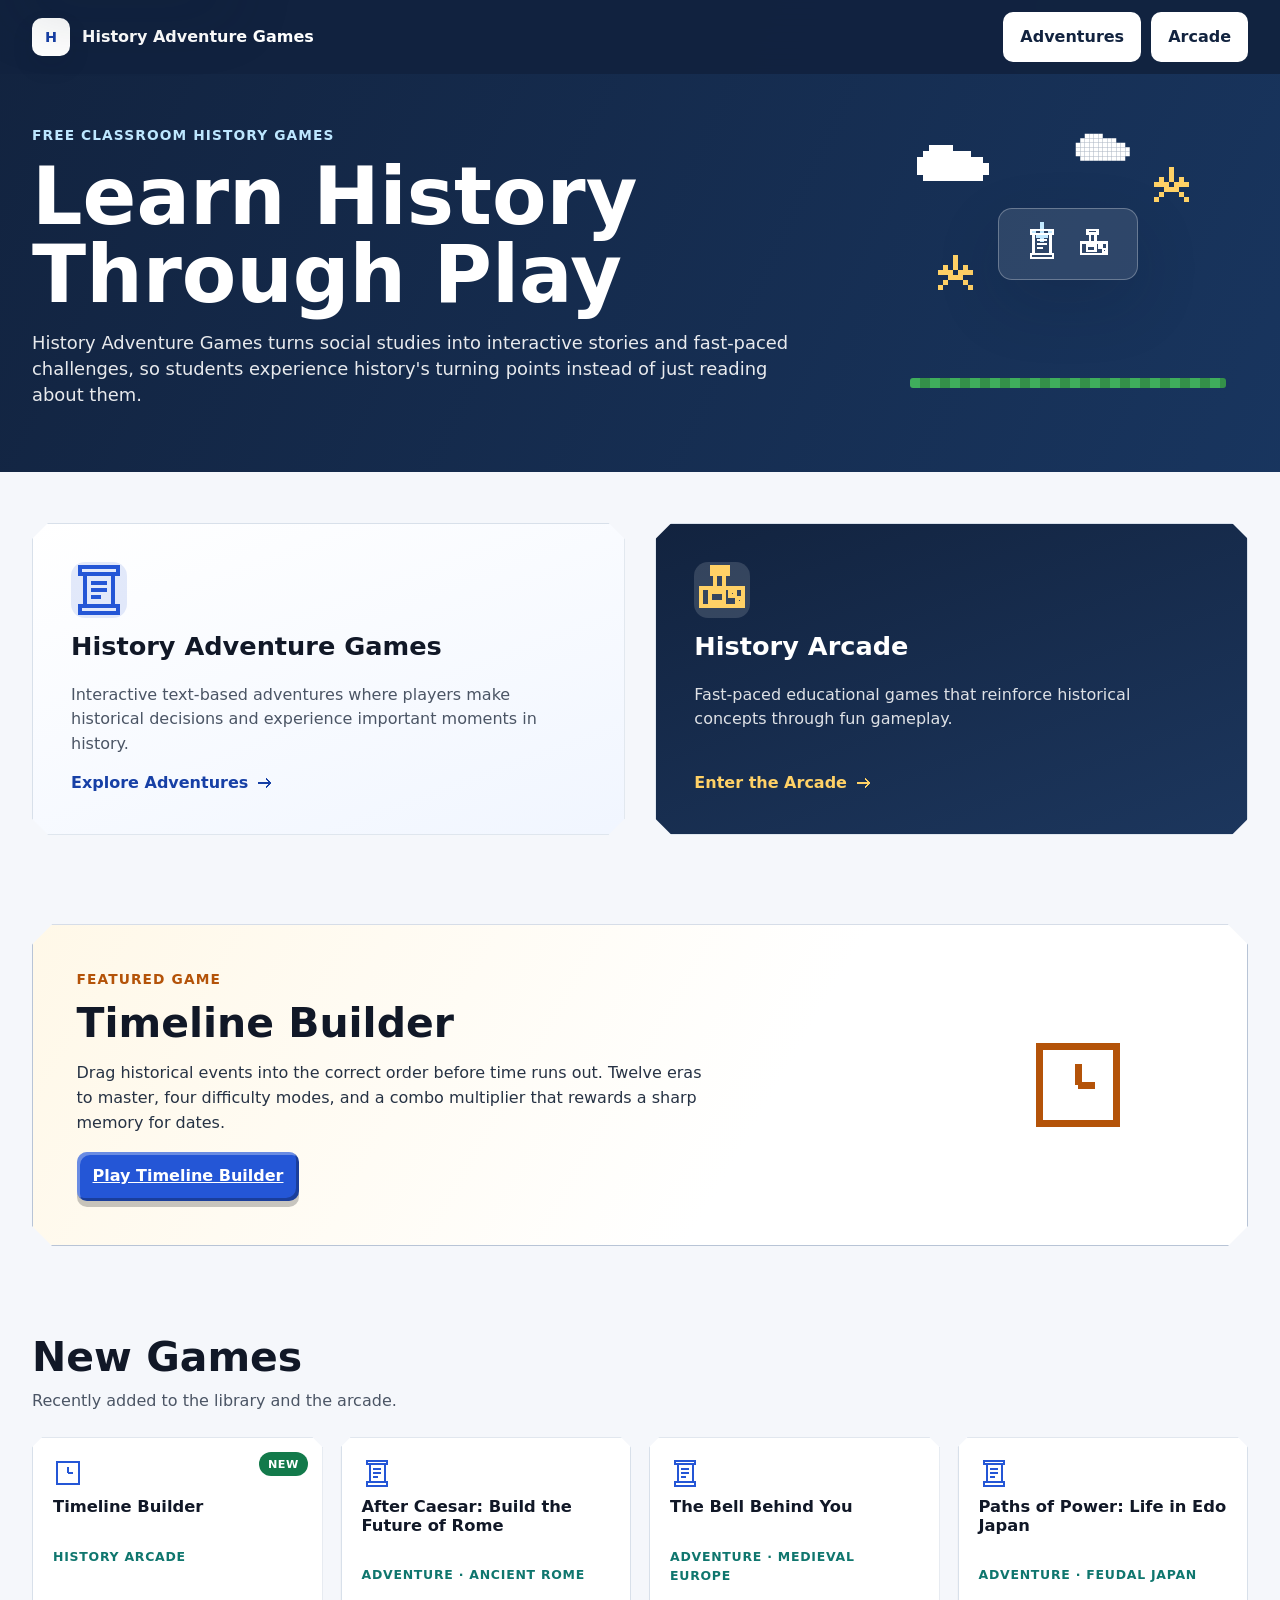
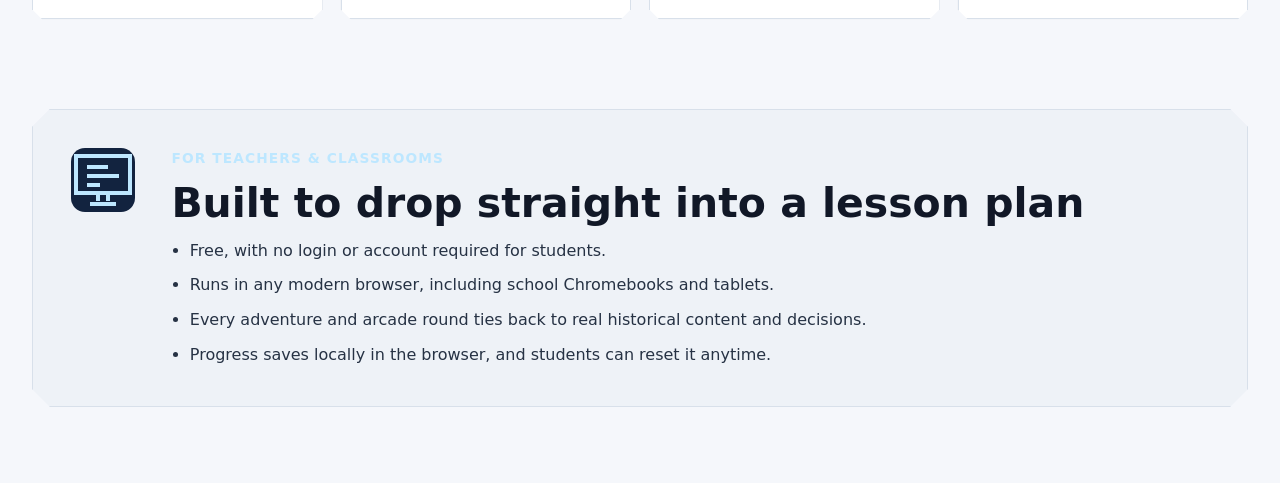
<file: index.html>
<!doctype html>
<html lang="en">
  <head>
    <meta charset="utf-8">
    <meta name="viewport" content="width=device-width, initial-scale=1">
    <title>History Adventure Games — Learn History Through Play</title>
    <meta
      name="description"
      content="Free classroom history games: branching text adventures and fast-paced arcade challenges that turn social studies into interactive play."
    >
    <script>
      // Legacy deep links: the adventure library used to live at the site root
      // as "/#adventure=...&scene=...". Send those straight to the new home
      // for the library so old bookmarks and shared links keep working.
      if (/(^|[?&#])adventure=/.test(window.location.hash)) {
        window.location.replace("/adventures/" + window.location.hash);
      }
    </script>
    <link rel="icon" href="/favicon.svg" type="image/svg+xml">
    <link rel="preconnect" href="https://fonts.googleapis.com">
    <link rel="preconnect" href="https://fonts.gstatic.com" crossorigin>
    <link href="https://fonts.googleapis.com/css2?family=Atkinson+Hyperlegible:wght@400;700&family=Press+Start+2P&display=swap" rel="stylesheet">
    <link rel="stylesheet" href="/styles.css?v=20260706-arcade-launch">
    <link rel="stylesheet" href="/pixel-ui.css?v=20260706-arcade-launch">
    <link rel="stylesheet" href="/home.css?v=20260706-arcade-launch">
  </head>
  <body>
    <a class="skip-link" href="#main">Skip to main content</a>

    <header class="site-header home-header">
      <nav class="nav-bar" aria-label="Primary">
        <a class="brand-mark" href="/" aria-label="History Adventure Games home">
          <span class="brand-icon" aria-hidden="true">H</span>
          <span>History Adventure Games</span>
        </a>
        <div class="nav-links" aria-label="Site sections">
          <a class="nav-action" href="/adventures/">Adventures</a>
          <a class="nav-action" href="/arcade/">Arcade</a>
        </div>
      </nav>

      <section class="hero home-hero" aria-labelledby="heroTitle">
        <div class="hero-copy">
          <p class="eyebrow">Free classroom history games</p>
          <h1 id="heroTitle">Learn History Through Play</h1>
          <p class="subtitle">
            History Adventure Games turns social studies into interactive stories and fast-paced
            challenges, so students experience history's turning points instead of just reading about them.
          </p>
        </div>
        <div class="home-hero-stage" aria-hidden="true">
          <div class="pixel-scene">
            <span class="pixel-cloud pixel-float" style="color:#ffffff; top:6%; left:8%;"></span>
            <span class="pixel-cloud pixel-float pixel-float--delay" style="color:#ffffff; top:2%; left:52%; transform:scale(0.75);"></span>
            <span class="pixel-star pixel-twinkle" style="color:#ffd166; top:14%; left:74%;"></span>
            <span class="pixel-star pixel-twinkle" style="color:#ffd166; top:46%; left:14%; animation-delay:.6s;"></span>
            <span class="pixel-sparkle pixel-twinkle" style="color:#bde7ff; top:34%; left:40%; animation-delay:1.1s;"></span>
            <div class="pixel-banner">
              <svg class="pixel-icon" viewBox="0 0 24 24" width="34" height="34"><use href="#pi-scroll"></use></svg>
              <svg class="pixel-icon" viewBox="0 0 24 24" width="34" height="34"><use href="#pi-joystick"></use></svg>
            </div>
            <div class="pixel-ground"></div>
          </div>
        </div>
      </section>
    </header>

    <main id="main" class="app-shell home-shell" tabindex="-1">
      <section class="nav-cards reveal" aria-labelledby="navCardsHeading">
        <h2 id="navCardsHeading" class="visually-hidden">Choose your path</h2>
        <a class="nav-card pixel-frame" href="/adventures/">
          <span class="nav-card-icon" aria-hidden="true">
            <svg class="pixel-icon" viewBox="0 0 24 24"><use href="#pi-scroll"></use></svg>
          </span>
          <h3>History Adventure Games</h3>
          <p>Interactive text-based adventures where players make historical decisions and experience important moments in history.</p>
          <span class="nav-card-cta">
            Explore Adventures
            <svg class="pixel-icon" viewBox="0 0 24 24" width="18" height="18"><use href="#pi-arrow-right"></use></svg>
          </span>
        </a>
        <a class="nav-card nav-card-arcade pixel-frame" href="/arcade/">
          <span class="nav-card-icon" aria-hidden="true">
            <svg class="pixel-icon" viewBox="0 0 24 24"><use href="#pi-joystick"></use></svg>
          </span>
          <h3>History Arcade</h3>
          <p>Fast-paced educational games that reinforce historical concepts through fun gameplay.</p>
          <span class="nav-card-cta">
            Enter the Arcade
            <svg class="pixel-icon" viewBox="0 0 24 24" width="18" height="18"><use href="#pi-arrow-right"></use></svg>
          </span>
        </a>
      </section>

      <section class="featured-game reveal pixel-frame" aria-labelledby="featuredHeading">
        <div class="featured-copy">
          <p class="eyebrow">Featured Game</p>
          <h2 id="featuredHeading">Timeline Builder</h2>
          <p>
            Drag historical events into the correct order before time runs out. Twelve eras to master,
            four difficulty modes, and a combo multiplier that rewards a sharp memory for dates.
          </p>
          <a class="primary-button pixel-button" href="/arcade/timeline-builder/">Play Timeline Builder</a>
        </div>
        <div class="featured-visual" aria-hidden="true">
          <svg class="pixel-icon" viewBox="0 0 24 24"><use href="#pi-clock"></use></svg>
        </div>
      </section>

      <section class="new-games reveal" aria-labelledby="newGamesHeading">
        <div class="section-heading">
          <h2 id="newGamesHeading">New Games</h2>
          <p class="section-subtitle">Recently added to the library and the arcade.</p>
        </div>
        <div class="new-games-grid">
          <a class="new-game-card pixel-frame--sm pixel-frame" href="/arcade/timeline-builder/">
            <span class="new-badge">New</span>
            <svg class="pixel-icon" viewBox="0 0 24 24"><use href="#pi-clock"></use></svg>
            <h3>Timeline Builder</h3>
            <p class="card-meta">History Arcade</p>
          </a>
          <a class="new-game-card pixel-frame--sm pixel-frame" href="/adventures/#adventure=ancient-rome-caesar-general-government-deep-tree">
            <svg class="pixel-icon" viewBox="0 0 24 24"><use href="#pi-scroll"></use></svg>
            <h3>After Caesar: Build the Future of Rome</h3>
            <p class="card-meta">Adventure &middot; Ancient Rome</p>
          </a>
          <a class="new-game-card pixel-frame--sm pixel-frame" href="/adventures/#adventure=black-death-peasant-survival-deep-tree">
            <svg class="pixel-icon" viewBox="0 0 24 24"><use href="#pi-scroll"></use></svg>
            <h3>The Bell Behind You</h3>
            <p class="card-meta">Adventure &middot; Medieval Europe</p>
          </a>
          <a class="new-game-card pixel-frame--sm pixel-frame" href="/adventures/#adventure=edo-feudal-japan-deep-tree-v2">
            <svg class="pixel-icon" viewBox="0 0 24 24"><use href="#pi-scroll"></use></svg>
            <h3>Paths of Power: Life in Edo Japan</h3>
            <p class="card-meta">Adventure &middot; Feudal Japan</p>
          </a>
        </div>
      </section>

      <section class="teacher-panel reveal pixel-frame" aria-labelledby="teacherHeading">
        <div class="teacher-icon" aria-hidden="true">
          <svg class="pixel-icon" viewBox="0 0 24 24"><use href="#pi-chalkboard"></use></svg>
        </div>
        <div>
          <p class="eyebrow">For Teachers &amp; Classrooms</p>
          <h2 id="teacherHeading">Built to drop straight into a lesson plan</h2>
          <ul class="teacher-list">
            <li>Free, with no login or account required for students.</li>
            <li>Runs in any modern browser, including school Chromebooks and tablets.</li>
            <li>Every adventure and arcade round ties back to real historical content and decisions.</li>
            <li>Progress saves locally in the browser, and students can reset it anytime.</li>
          </ul>
        </div>
      </section>
    </main>

    <script src="/scripts/load-icon-sprite.js?v=20260706-arcade-launch"></script>
    <script src="/home.js?v=20260706-arcade-launch"></script>
  </body>
</html>
</file>
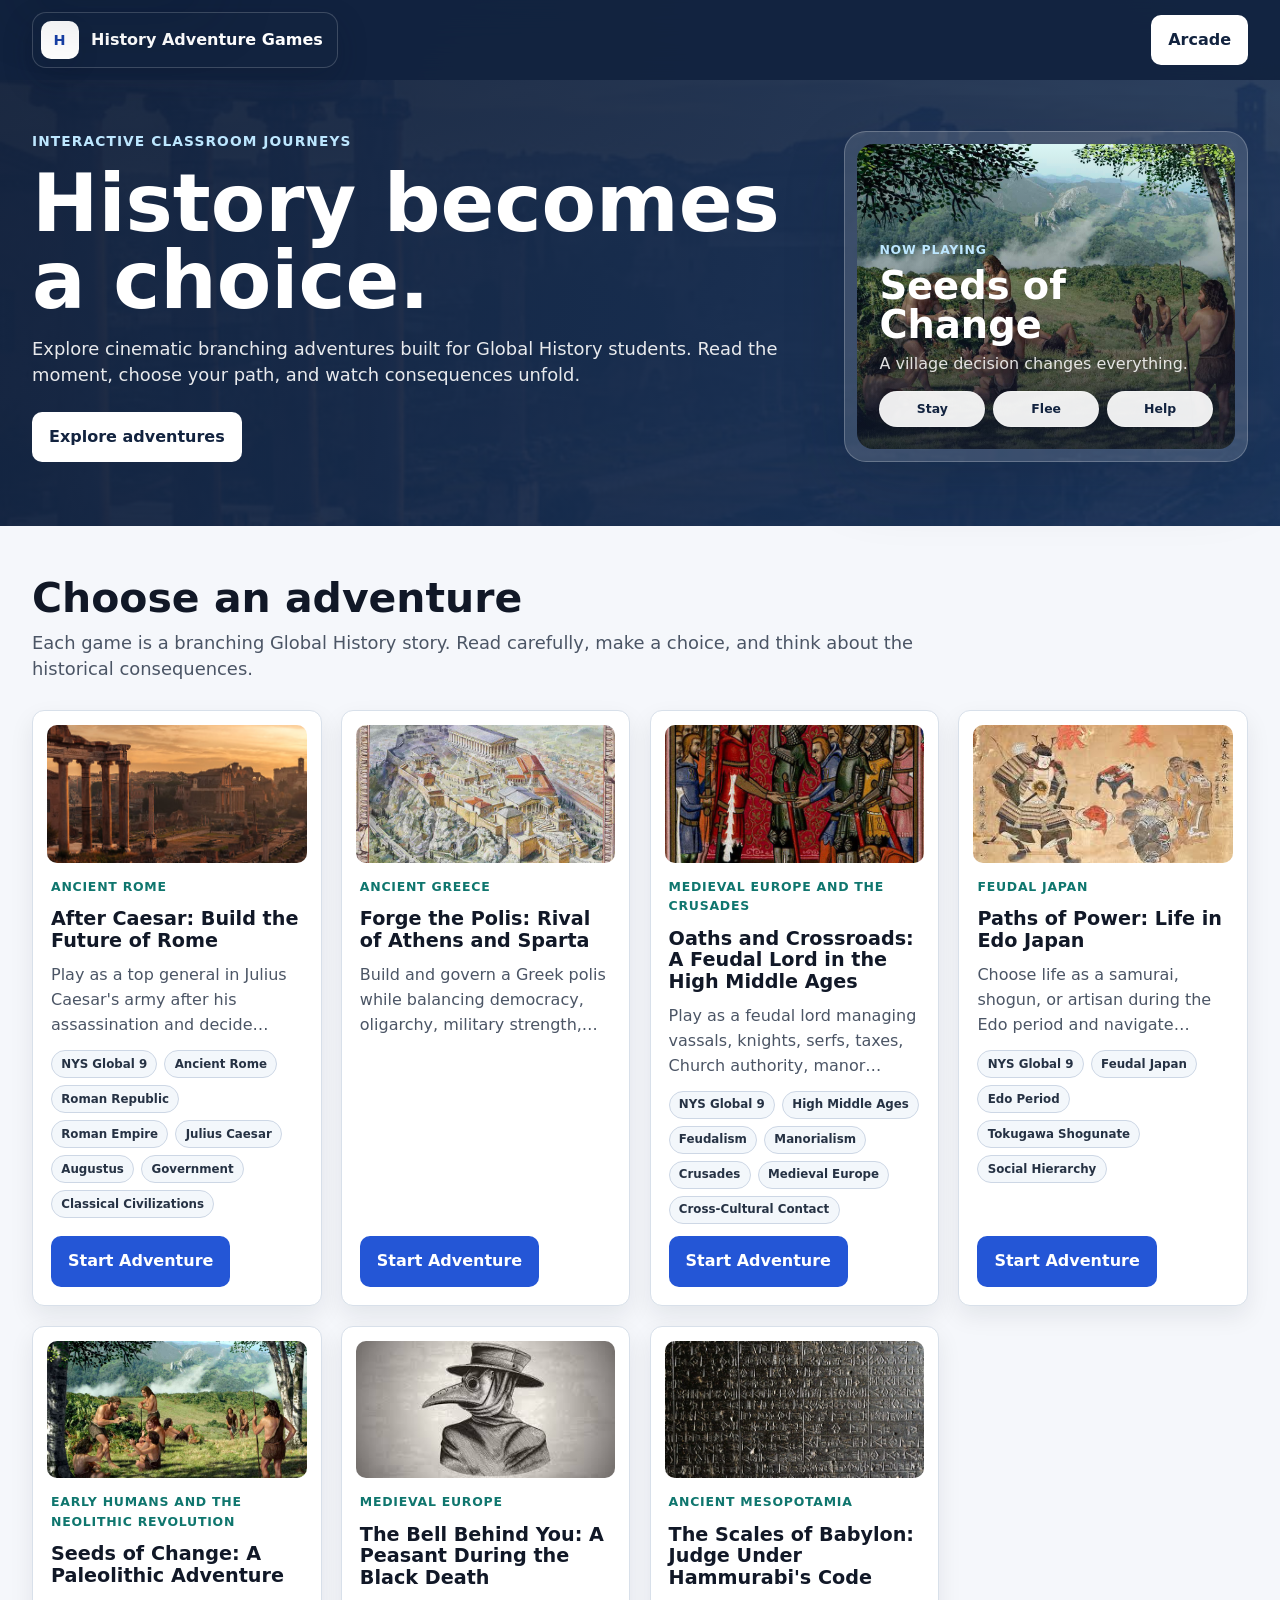
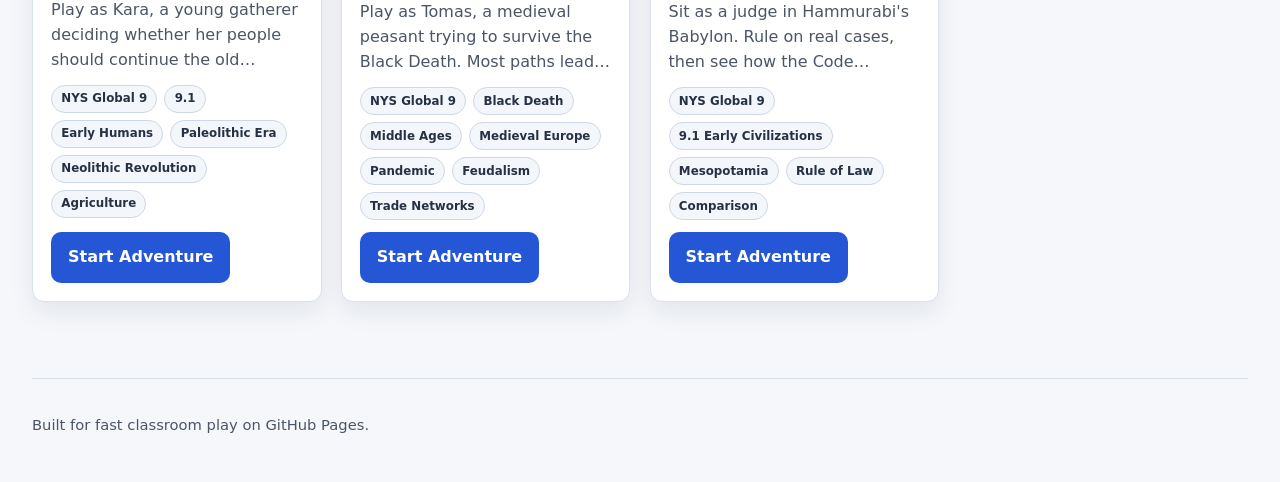
<file: adventures/index.html>
<!doctype html>
<html lang="en">
  <head>
    <meta charset="utf-8">
    <meta name="viewport" content="width=device-width, initial-scale=1">
    <title>History Adventure Games</title>
    <meta
      name="description"
      content="Interactive Global History adventure games for students. Choose a scenario, make decisions, and see history unfold."
    >
    <link rel="icon" href="/favicon.svg" type="image/svg+xml">
    <link rel="preconnect" href="https://fonts.googleapis.com">
    <link rel="preconnect" href="https://fonts.gstatic.com" crossorigin>
    <link href="https://fonts.googleapis.com/css2?family=Atkinson+Hyperlegible:wght@400;700&display=swap" rel="stylesheet">
    <link rel="stylesheet" href="/styles.css?v=20260706-arcade-launch">
    <style>
      .brand-mark {
        border: 1px solid rgba(255, 255, 255, 0.18);
        border-radius: 14px;
        background: #12233f;
        box-shadow: 0 12px 30px rgba(15, 23, 42, 0.22);
        padding: 8px 14px 8px 8px;
      }

      body.is-playing .nav-bar {
        position: static;
        width: var(--content);
        border-bottom: 0;
        background: transparent;
        backdrop-filter: none;
        pointer-events: auto;
      }

      body.is-playing .brand-mark {
        pointer-events: auto;
      }

      .decision-panel {
        border: 1px solid rgba(17, 24, 39, 0.16);
        background: #eef3f8;
      }

      .choice-list {
        gap: 14px;
      }

      .choice-button {
        min-height: 64px;
        border: 1px solid rgba(191, 219, 254, 0.42);
        border-radius: 14px;
        background:
          linear-gradient(180deg, rgba(255, 255, 255, 0.08), rgba(255, 255, 255, 0)),
          #172033;
        box-shadow:
          inset 0 1px 0 rgba(255, 255, 255, 0.12),
          0 12px 24px rgba(15, 23, 42, 0.18);
        color: #f8fbff;
        font-weight: 800;
        letter-spacing: 0;
        padding: 1rem 1.1rem;
      }

      .choice-button:hover,
      .choice-button:focus-visible {
        border-color: #93c5fd;
        background:
          linear-gradient(180deg, rgba(147, 197, 253, 0.18), rgba(255, 255, 255, 0.02)),
          #1e2b45;
        color: #ffffff;
        box-shadow:
          inset 0 1px 0 rgba(255, 255, 255, 0.16),
          0 16px 34px rgba(15, 23, 42, 0.24);
      }

      .choice-button:active {
        transform: translateY(0);
        box-shadow:
          inset 0 2px 8px rgba(0, 0, 0, 0.2),
          0 8px 18px rgba(15, 23, 42, 0.18);
      }

      .game-panel .ending-actions {
        display: grid;
        margin-top: 4px;
      }

      .restart-button {
        min-height: 56px;
        border-color: rgba(36, 86, 214, 0.32);
        border-radius: 14px;
        background: #2456d6;
        color: #ffffff;
        box-shadow: 0 12px 24px rgba(36, 86, 214, 0.22);
        font-weight: 850;
      }

      .restart-button:hover,
      .restart-button:focus-visible {
        background: #1740a6;
        color: #ffffff;
      }

      .vocab-term-plain {
        cursor: default;
      }

      .vocab-term-plain::after {
        content: "";
      }

      .path-focus {
        display: none !important;
      }

      .glossary-float-button {
        position: static;
        z-index: 40;
        width: auto;
        min-height: 48px;
        border: 1px solid rgba(255, 255, 255, 0.7);
        border-radius: 12px;
        background: #12233f;
        box-shadow: 0 24px 64px rgba(15, 23, 42, 0.16);
        color: #ffffff;
        cursor: pointer;
        font-weight: 900;
        padding: 0.72rem 1rem;
      }

      .glossary-float-button:hover,
      .glossary-float-button:focus-visible {
        background: #1740a6;
        transform: translateY(-1px);
      }

      .scene-title-row .glossary-float-button {
        flex: 0 0 auto;
        align-self: flex-start;
        box-shadow: 0 12px 28px rgba(15, 23, 42, 0.14);
      }

      .glossary-window {
        position: fixed;
        left: 18px;
        bottom: 78px;
        z-index: 45;
        display: flex;
        flex-direction: column;
        width: min(420px, calc(100vw - 36px));
        height: min(560px, calc(100svh - 112px));
        min-width: 300px;
        min-height: 240px;
        overflow: hidden;
        border: 1px solid #b8c4d6;
        border-radius: 12px;
        background: #ffffff;
        box-shadow: 0 24px 64px rgba(15, 23, 42, 0.16);
      }

      .glossary-window[hidden] {
        display: none;
      }

      .glossary-window-header {
        flex: 0 0 auto;
        display: flex;
        align-items: center;
        justify-content: space-between;
        gap: 12px;
        border-bottom: 1px solid #d8e0ea;
        background: #12233f;
        color: #ffffff;
        cursor: move;
        padding: 12px 14px;
        user-select: none;
      }

      .glossary-window-header h3 {
        margin: 0;
        color: #ffffff;
      }

      .glossary-close-button {
        min-height: 34px;
        border: 1px solid rgba(255, 255, 255, 0.45);
        border-radius: 8px;
        background: rgba(255, 255, 255, 0.12);
        color: #ffffff;
        cursor: pointer;
        font-weight: 850;
        padding: 0.34rem 0.62rem;
      }

      .glossary-window-body {
        flex: 1 1 auto;
        min-height: 0;
        overflow: auto;
        padding: 14px;
      }

      .glossary-resize-handle {
        position: absolute;
        right: 2px;
        bottom: 2px;
        width: 22px;
        height: 22px;
        cursor: nwse-resize;
        touch-action: none;
        opacity: 0.6;
        background: url("data:image/svg+xml,%3Csvg xmlns='http://www.w3.org/2000/svg' width='14' height='14'%3E%3Cg fill='none' stroke='%23667089' stroke-width='1.6' stroke-linecap='round'%3E%3Cpath d='M2 12L12 2'/%3E%3Cpath d='M6 12L12 6'/%3E%3Cpath d='M10 12L12 10'/%3E%3C/g%3E%3C/svg%3E") no-repeat center / 14px 14px;
      }

      .glossary-resize-handle:hover {
        opacity: 1;
      }

      .glossary-list {
        display: grid;
        gap: 12px;
      }

      .glossary-list h3 {
        margin-bottom: 0;
      }

      .glossary-list dl {
        display: grid;
        gap: 10px;
        margin: 0;
      }

      .glossary-list dl > div {
        border: 1px solid #d8e0ea;
        border-radius: 10px;
        background: #ffffff;
        padding: 10px 12px;
      }

      .glossary-list dt {
        color: #1740a6;
        font-weight: 900;
      }

      .glossary-list dd {
        margin: 3px 0 0;
        color: #263244;
      }

      .glossary-list-completion {
        margin-top: 18px;
      }

      .glossary-list-completion dl {
        grid-template-columns: repeat(auto-fit, minmax(min(100%, 260px), 1fr));
      }

      @media (max-width: 720px) {
        body.is-playing .app-shell {
          padding-top: 24px;
        }

        .scene-title-row .glossary-float-button {
          width: 100%;
          margin-top: 0;
        }

        .glossary-window {
          left: 14px;
          bottom: 74px;
          min-width: min(280px, calc(100vw - 28px));
        }
      }
    </style>
  </head>
  <body>
    <a class="skip-link" href="#app">Skip to adventures</a>
    <header class="site-header">
      <nav class="nav-bar" aria-label="Primary">
        <a class="brand-mark" href="/" aria-label="History Adventure Games home">
          <span class="brand-icon" aria-hidden="true">H</span>
          <span>History Adventure Games</span>
        </a>
        <div class="nav-links" aria-label="Site sections">
          <a class="nav-action" href="/arcade/">Arcade</a>
          <button class="nav-action hidden" id="libraryButton" type="button">
            Library
          </button>
        </div>
      </nav>

      <section class="hero" aria-labelledby="heroTitle">
        <div class="hero-copy">
          <p class="eyebrow">Interactive classroom journeys</p>
          <h1 id="heroTitle">History becomes a choice.</h1>
          <p class="subtitle">
            Explore cinematic branching adventures built for Global History students. Read the moment, choose your path, and watch consequences unfold.
          </p>
          <a class="hero-link" href="#libraryHeading">Explore adventures</a>
        </div>
        <div class="hero-stage" aria-hidden="true">
          <div class="device-shell">
            <div class="device-screen">
              <span class="screen-kicker">Now playing</span>
              <strong>Seeds of Change</strong>
              <p>A village decision changes everything.</p>
              <div class="screen-options">
                <span>Stay</span>
                <span>Flee</span>
                <span>Help</span>
              </div>
            </div>
          </div>
        </div>
      </section>
    </header>

    <main id="app" class="app-shell" tabindex="-1">
      <section class="status-panel">
        <div class="loader" aria-hidden="true"></div>
        <h2>Loading adventures...</h2>
        <p>Getting the classroom library ready.</p>
      </section>
    </main>

    <footer class="site-footer">
      <p>Built for fast classroom play on GitHub Pages.</p>
    </footer>

    <script src="app.js?v=20260521-hide-route-terms"></script>
    <script>
      (() => {
        const homeScreenBackgroundImages = [
          "images/AncientRome.jpg",
          "images/Feudal-Japan.jpg",
          "images/Feudal-Lord.jpg",
          "images/GreecePolis.jpg",
          "images/Paleolithic.jpg",
          "images/PlagueDoctor.jpg",
        ];

        window.setRandomHomeBackground = function setRandomHomeBackgroundFromExistingImages() {
          const image = homeScreenBackgroundImages[Math.floor(Math.random() * homeScreenBackgroundImages.length)] || "";
          if (!image) return;

          document.body.style.setProperty(
            "--adventure-bg-image",
            `url("${window.normalizeAssetPath ? window.normalizeAssetPath(image) : image}")`,
          );
        };
      })();
    </script>
    <script>
      (() => {
        const baseNormalizeAdventure = window.normalizeAdventure;
        const baseGetDefinitionForTerm = window.getDefinitionForTerm;

        function normalizeTermDefinitions(termDefinitions) {
          if (!termDefinitions || typeof termDefinitions !== "object" || Array.isArray(termDefinitions)) {
            return {};
          }

          return Object.entries(termDefinitions).reduce((definitions, [term, definition]) => {
            const normalizedTerm = String(term).trim();
            if (!normalizedTerm) return definitions;

            definitions[normalizedTerm] = typeof definition === "string" ? definition.trim() : "";
            return definitions;
          }, {});
        }

        function getTermDefinitions(adventure) {
          return adventure && typeof adventure.termDefinitions === "object" && !Array.isArray(adventure.termDefinitions)
            ? adventure.termDefinitions
            : {};
        }

        window.normalizeAdventure = function normalizeAdventureWithTermDefinitions(adventure) {
          const normalizedAdventure = baseNormalizeAdventure(adventure);
          return {
            ...normalizedAdventure,
            termDefinitions: normalizeTermDefinitions(adventure && adventure.termDefinitions),
          };
        };

        window.getVocabularyTerms = function getVocabularyTerms(adventure) {
          const keyTerms = Array.isArray(adventure && adventure.keyTerms) ? adventure.keyTerms : [];
          const definitionTerms = Object.keys(getTermDefinitions(adventure));
          const termsByName = new Map();

          [...keyTerms, ...definitionTerms]
            .filter((term) => typeof term === "string" && term.trim().length > 0)
            .forEach((term) => {
              const trimmed = term.trim();
              const normalized = trimmed.toLowerCase();
              if (!termsByName.has(normalized)) {
                termsByName.set(normalized, trimmed);
              }
            });

          return Array.from(termsByName.values()).sort((a, b) => b.length - a.length);
        };

        window.getDefinitionForTerm = function getDefinitionForTerm(term, adventure) {
          const normalized = String(term).toLowerCase();
          const authoredDefinition = Object.entries(getTermDefinitions(adventure))
            .find(([key]) => key.toLowerCase() === normalized);

          if (authoredDefinition && authoredDefinition[1]) {
            return authoredDefinition[1];
          }

          return baseGetDefinitionForTerm(term);
        };

        window.renderVocabularyText = function renderVocabularyText(value, adventure) {
          const text = String(value || "");
          const terms = window.getVocabularyTerms(adventure);

          if (terms.length === 0) return escapeHtml(text);

          const pattern = new RegExp(`\\b(${terms.map(escapeRegExp).join("|")})\\b`, "gi");

          return escapeHtml(text).replace(pattern, (match) => {
            const definition = window.getDefinitionForTerm(match, adventure);
            if (!definition) {
              return `<span class="vocab-term vocab-term-plain">${match}</span>`;
            }

            return `<span class="vocab-term" tabindex="0" role="button" aria-label="${escapeAttribute(`${match}: ${definition}`)}">${match}<span class="vocab-popover" role="tooltip">${escapeHtml(definition)}</span></span>`;
          });
        };
      })();
    </script>

    <script>
      (() => {
        let activeGlossaryDrag = null;
        let activeGlossaryResize = null;

        const baseRenderGame = window.renderGame;
        const baseRenderLibrary = window.renderLibrary;
        const baseShowLibrary = window.showLibrary;

        window.renderGame = function renderGameWithFloatingGlossary(adventure, sceneId) {
          removeGlossaryUi();
          baseRenderGame(adventure, sceneId);
          installGlossaryUi(adventure, sceneId);
        };

        window.renderLibrary = function renderLibraryWithoutGlossary() {
          removeGlossaryUi();
          baseRenderLibrary();
        };

        window.showLibrary = function showLibraryWithoutGlossary() {
          removeGlossaryUi();
          baseShowLibrary();
        };

        document.addEventListener("click", (event) => {
          if (event.target.closest("[data-glossary-open]")) {
            openGlossaryWindow();
            return;
          }

          if (event.target.closest("[data-glossary-close]")) {
            hideGlossaryWindow();
          }
        });

        document.addEventListener("keydown", (event) => {
          if (event.key === "Escape") hideGlossaryWindow();
        });

        document.addEventListener("pointerdown", (event) => {
          const handle = event.target.closest("[data-glossary-drag-handle]");
          if (!handle) return;

          const glossaryWindow = handle.closest(".glossary-window");
          if (!glossaryWindow) return;

          const rect = glossaryWindow.getBoundingClientRect();
          activeGlossaryDrag = {
            window: glossaryWindow,
            offsetX: event.clientX - rect.left,
            offsetY: event.clientY - rect.top,
          };

          glossaryWindow.style.right = "auto";
          glossaryWindow.style.bottom = "auto";
          glossaryWindow.style.left = `${rect.left}px`;
          glossaryWindow.style.top = `${rect.top}px`;
          event.preventDefault();
        });

        document.addEventListener("pointerdown", (event) => {
          const resizeHandle = event.target.closest("[data-glossary-resize-handle]");
          if (!resizeHandle) return;

          const glossaryWindow = resizeHandle.closest(".glossary-window");
          if (!glossaryWindow) return;

          const rect = glossaryWindow.getBoundingClientRect();
          activeGlossaryResize = {
            window: glossaryWindow,
            startX: event.clientX,
            startY: event.clientY,
            startWidth: rect.width,
            startHeight: rect.height,
          };

          glossaryWindow.style.right = "auto";
          glossaryWindow.style.bottom = "auto";
          glossaryWindow.style.left = `${rect.left}px`;
          glossaryWindow.style.top = `${rect.top}px`;
          event.preventDefault();
        });

        document.addEventListener("pointermove", (event) => {
          if (activeGlossaryResize) {
            const { window: glossaryWindow, startX, startY, startWidth, startHeight } = activeGlossaryResize;
            const rect = glossaryWindow.getBoundingClientRect();
            const maxWidth = window.innerWidth - rect.left - 8;
            const maxHeight = window.innerHeight - rect.top - 8;
            const nextWidth = Math.min(maxWidth, Math.max(300, startWidth + (event.clientX - startX)));
            const nextHeight = Math.min(maxHeight, Math.max(240, startHeight + (event.clientY - startY)));
            glossaryWindow.style.width = `${nextWidth}px`;
            glossaryWindow.style.height = `${nextHeight}px`;
            return;
          }

          if (!activeGlossaryDrag) return;

          const glossaryWindow = activeGlossaryDrag.window;
          const nextLeft = Math.max(8, Math.min(window.innerWidth - glossaryWindow.offsetWidth - 8, event.clientX - activeGlossaryDrag.offsetX));
          const nextTop = Math.max(8, Math.min(window.innerHeight - glossaryWindow.offsetHeight - 8, event.clientY - activeGlossaryDrag.offsetY));
          glossaryWindow.style.left = `${nextLeft}px`;
          glossaryWindow.style.top = `${nextTop}px`;
        });

        document.addEventListener("pointerup", () => {
          activeGlossaryDrag = null;
          activeGlossaryResize = null;
        });

        document.addEventListener("pointercancel", () => {
          activeGlossaryDrag = null;
          activeGlossaryResize = null;
        });

        function installGlossaryUi(adventure, sceneId) {
          removeExistingKeyTermSections();

          const entries = getGlossaryEntries(adventure);
          if (!entries.length) return;

          const titleRow = document.querySelector(".scene-title-row");
          (titleRow || document.body).insertAdjacentHTML("beforeend", renderGlossaryButton());
          document.body.insertAdjacentHTML("beforeend", renderGlossaryWindow(entries));
        }

        function removeExistingKeyTermSections() {
          document.querySelectorAll("#app h2, #app h3, #app h4").forEach((heading) => {
            if (heading.textContent.trim().toLowerCase() !== "key terms") return;

            let detail = heading.nextElementSibling;
            heading.remove();

            while (detail && !/^H[2-4]$/.test(detail.tagName)) {
              const nextDetail = detail.nextElementSibling;
              detail.remove();
              detail = nextDetail;
            }
          });
        }

        function renderGlossaryButton() {
          return `
            <button class="glossary-float-button" type="button" data-glossary-open aria-controls="gameGlossaryWindow" aria-expanded="false">
              Glossary
            </button>
          `;
        }

        function renderGlossaryWindow(entries) {
          return `
            <aside class="glossary-window" id="gameGlossaryWindow" aria-labelledby="gameGlossaryTitle" hidden>
              <div class="glossary-window-header" data-glossary-drag-handle>
                <h3 id="gameGlossaryTitle">Glossary</h3>
                <button class="glossary-close-button" type="button" data-glossary-close aria-label="Close glossary">Close</button>
              </div>
              <div class="glossary-window-body">
                ${renderGlossaryList(entries, "popup")}
              </div>
              <div class="glossary-resize-handle" data-glossary-resize-handle aria-hidden="true"></div>
            </aside>
          `;
        }

        function renderGlossaryList(entries, context) {
          return `
            <section class="glossary-list glossary-list-${escapeAttribute(context)}" aria-labelledby="${context === "completion" ? "completionGlossaryTitle" : "popupGlossaryListTitle"}">
              <h3 id="${context === "completion" ? "completionGlossaryTitle" : "popupGlossaryListTitle"}">Vocabulary Glossary</h3>
              <dl>
                ${entries.map(({ term, definition }) => `
                  <div>
                    <dt>${escapeHtml(term)}</dt>
                    <dd>${escapeHtml(definition || "Definition not available yet.")}</dd>
                  </div>
                `).join("")}
              </dl>
            </section>
          `;
        }

        function openGlossaryWindow() {
          const glossaryWindow = document.querySelector(".glossary-window");
          const button = document.querySelector("[data-glossary-open]");
          if (!glossaryWindow) return;

          glossaryWindow.hidden = false;
          button?.setAttribute("aria-expanded", "true");
        }

        function hideGlossaryWindow() {
          const glossaryWindow = document.querySelector(".glossary-window");
          const button = document.querySelector("[data-glossary-open]");
          if (!glossaryWindow) return;

          glossaryWindow.hidden = true;
          button?.setAttribute("aria-expanded", "false");
        }

        function removeGlossaryUi() {
          activeGlossaryDrag = null;
          activeGlossaryResize = null;
          document.querySelectorAll(".glossary-window, .glossary-float-button").forEach((element) => element.remove());
        }

        function getGlossaryEntries(adventure) {
          return window.getVocabularyTerms(adventure)
            .map((term) => ({ term, definition: window.getDefinitionForTerm(term, adventure) }))
            .filter(({ term }) => typeof term === "string" && term.trim().length > 0);
        }

        function escapeHtml(value) {
          return String(value)
            .replaceAll("&", "&amp;")
            .replaceAll("<", "&lt;")
            .replaceAll(">", "&gt;")
            .replaceAll('"', "&quot;")
            .replaceAll("'", "&#039;");
        }

        function escapeAttribute(value) {
          return escapeHtml(value);
        }
      })();
    </script>
  </body>
</html>
</file>
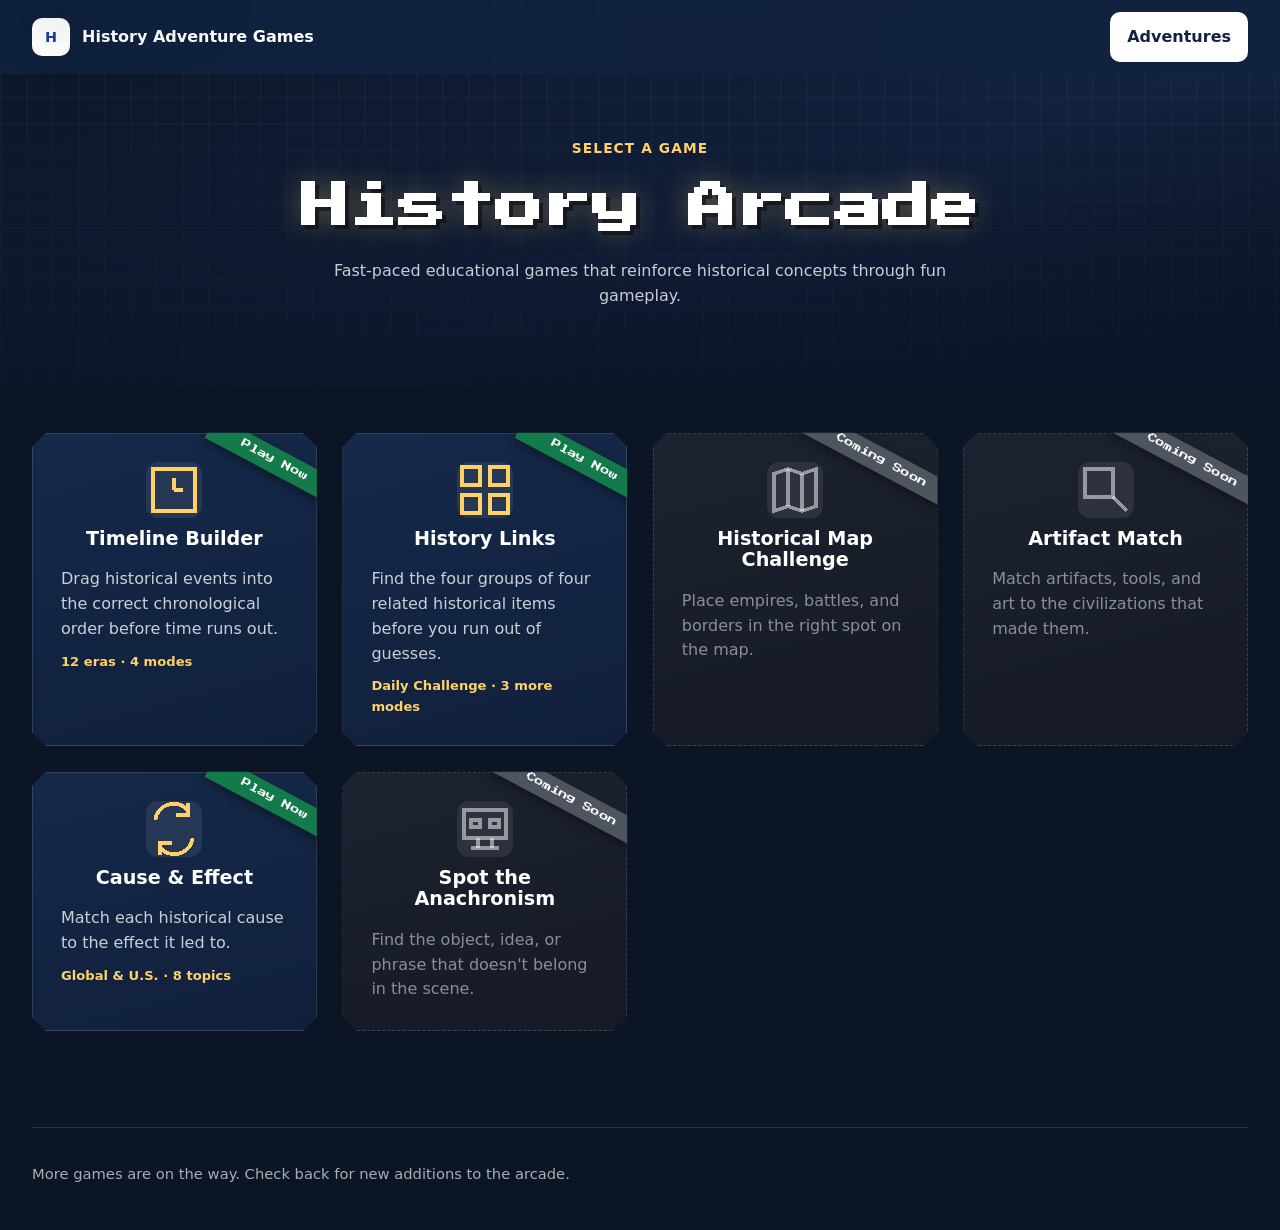
<file: arcade/index.html>
<!doctype html>
<html lang="en">
  <head>
    <meta charset="utf-8">
    <meta name="viewport" content="width=device-width, initial-scale=1">
    <title>History Arcade — History Adventure Games</title>
    <meta
      name="description"
      content="Fast-paced educational mini-games that reinforce historical concepts through play. Start with Timeline Builder."
    >
    <link rel="icon" href="/favicon.svg" type="image/svg+xml">
    <link rel="preconnect" href="https://fonts.googleapis.com">
    <link rel="preconnect" href="https://fonts.gstatic.com" crossorigin>
    <link href="https://fonts.googleapis.com/css2?family=Atkinson+Hyperlegible:wght@400;700&family=Press+Start+2P&display=swap" rel="stylesheet">
    <link rel="stylesheet" href="/styles.css?v=20260706-arcade-launch">
    <link rel="stylesheet" href="/pixel-ui.css?v=20260706-arcade-launch">
    <link rel="stylesheet" href="/arcade/arcade.css?v=20260706-arcade-launch">
  </head>
  <body class="arcade-body">
    <a class="skip-link" href="#main">Skip to game list</a>

    <header class="site-header arcade-header">
      <nav class="nav-bar" aria-label="Primary">
        <a class="brand-mark" href="/" aria-label="History Adventure Games home">
          <span class="brand-icon" aria-hidden="true">H</span>
          <span>History Adventure Games</span>
        </a>
        <div class="nav-links" aria-label="Site sections">
          <a class="nav-action" href="/adventures/">Adventures</a>
        </div>
      </nav>

      <section class="arcade-marquee">
        <p class="eyebrow">Select a game</p>
        <h1 class="pixel-heading">History Arcade</h1>
        <p class="section-subtitle arcade-marquee-subtitle">
          Fast-paced educational games that reinforce historical concepts through fun gameplay.
        </p>
      </section>
    </header>

    <main id="main" class="app-shell arcade-shell" tabindex="-1">
      <div id="arcadeGrid" class="game-grid" aria-live="polite">
        <div class="status-panel arcade-loading">
          <div class="loader" aria-hidden="true"></div>
          <h2>Loading the arcade...</h2>
        </div>
      </div>
    </main>

    <footer class="site-footer arcade-footer">
      <p>More games are on the way. Check back for new additions to the arcade.</p>
    </footer>

    <script src="/scripts/load-icon-sprite.js?v=20260706-arcade-launch"></script>
    <script src="/arcade/arcade.js?v=20260706-arcade-launch"></script>
  </body>
</html>
</file>
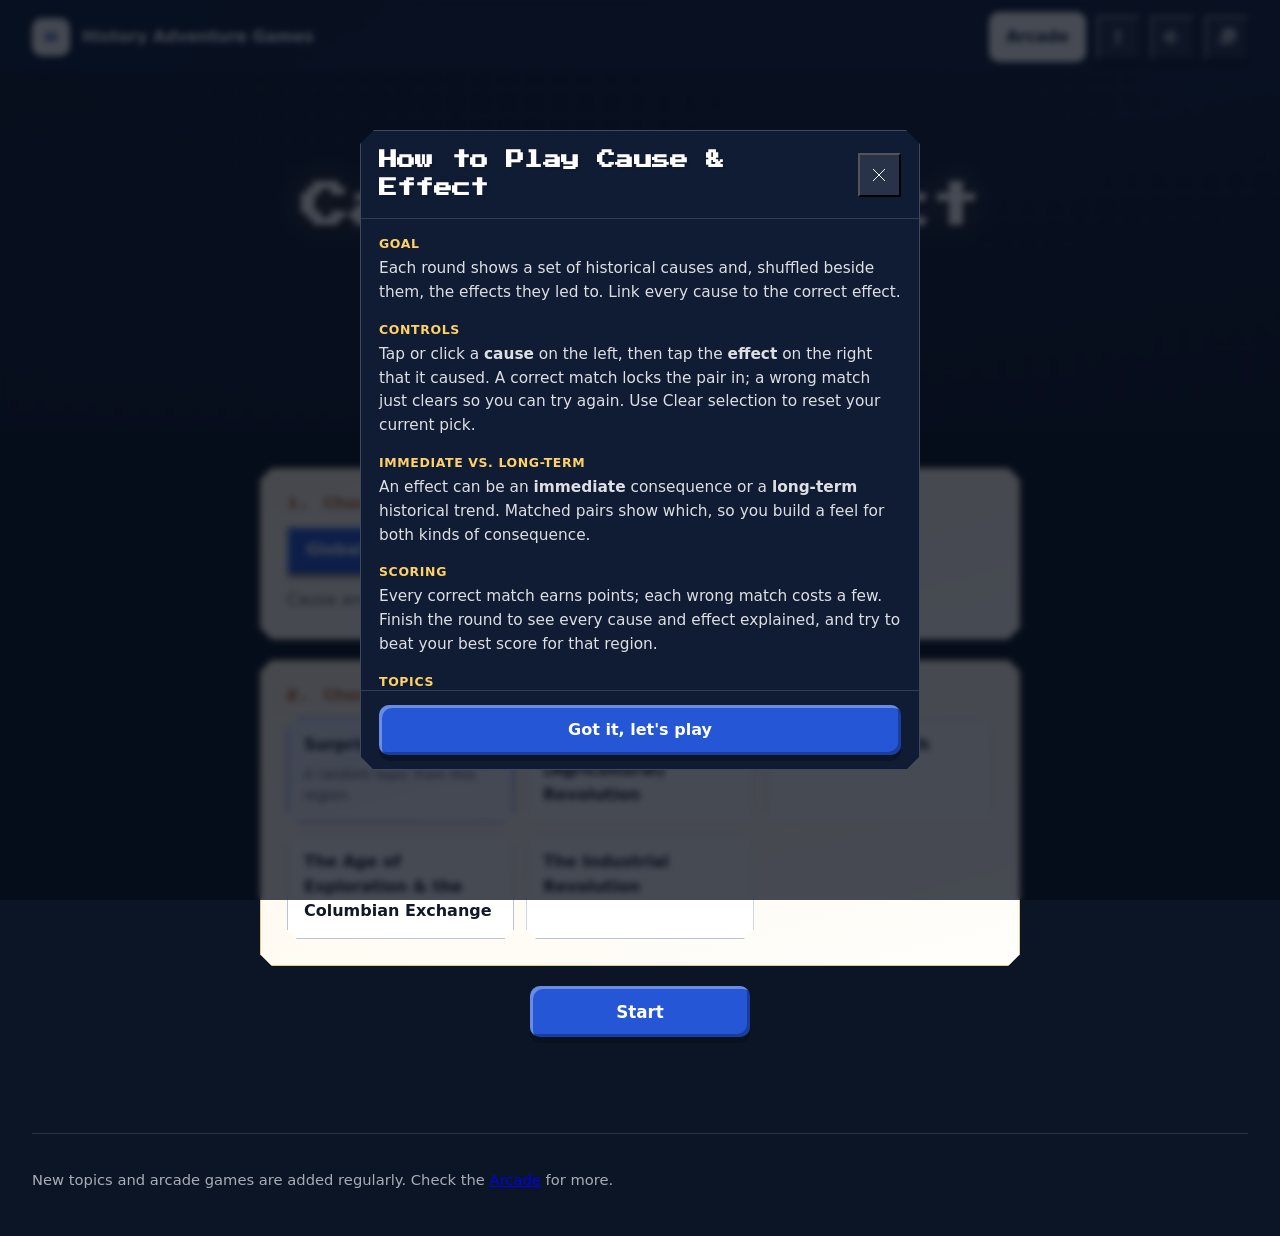
<file: arcade/cause-and-effect/index.html>
<!doctype html>
<html lang="en">
  <head>
    <meta charset="utf-8">
    <meta name="viewport" content="width=device-width, initial-scale=1">
    <title>Cause &amp; Effect — History Arcade</title>
    <meta
      name="description"
      content="Match each historical cause to the effect it led to. Pick a topic from Global or U.S. History and link causes to their immediate consequences and long-term effects."
    >
    <link rel="icon" href="/favicon.svg" type="image/svg+xml">
    <link rel="preconnect" href="https://fonts.googleapis.com">
    <link rel="preconnect" href="https://fonts.gstatic.com" crossorigin>
    <link href="https://fonts.googleapis.com/css2?family=Atkinson+Hyperlegible:wght@400;700&family=Press+Start+2P&display=swap" rel="stylesheet">
    <link rel="stylesheet" href="/styles.css?v=20260706-arcade-launch">
    <link rel="stylesheet" href="/pixel-ui.css?v=20260706-arcade-launch">
    <link rel="stylesheet" href="/arcade/arcade.css?v=20260706-arcade-launch">
    <link rel="stylesheet" href="css/game.css?v=20260706-arcade-launch">
  </head>
  <body class="arcade-body ce-body">
    <a class="skip-link" href="#gameRoot">Skip to game</a>

    <header class="site-header arcade-header ce-header">
      <nav class="nav-bar" aria-label="Primary">
        <a class="brand-mark" href="/" aria-label="History Adventure Games home">
          <span class="brand-icon" aria-hidden="true">H</span>
          <span>History Adventure Games</span>
        </a>
        <div class="nav-links" aria-label="Site sections">
          <a class="nav-action" href="/arcade/">Arcade</a>
          <button class="pixel-button arcade-icon-button" type="button" data-instructions-open aria-label="How to play">
            <svg class="pixel-icon" viewBox="0 0 24 24"><use href="#pi-info"></use></svg>
          </button>
          <button class="pixel-button arcade-icon-button" type="button" id="soundToggle" aria-pressed="true" aria-label="Toggle sound effects">
            <svg class="pixel-icon" viewBox="0 0 24 24"><use href="#pi-speaker"></use></svg>
          </button>
          <button class="pixel-button arcade-icon-button" type="button" id="musicToggle" aria-pressed="true" aria-label="Toggle music">
            <svg class="pixel-icon" viewBox="0 0 24 24"><use href="#pi-music"></use></svg>
          </button>
        </div>
      </nav>

      <section class="arcade-marquee ce-marquee">
        <p class="eyebrow">History Arcade</p>
        <h1 class="pixel-heading">Cause &amp; Effect</h1>
        <p class="section-subtitle arcade-marquee-subtitle">
          Match each historical cause to the effect it led to.
        </p>
        <button class="secondary-button pixel-button ce-howto-button" type="button" data-instructions-open>
          How to Play &amp; Scoring
        </button>
      </section>
    </header>

    <main id="gameRoot" class="app-shell ce-shell" tabindex="-1">
      <div class="status-panel">
        <div class="loader" aria-hidden="true"></div>
        <h2>Loading Cause &amp; Effect...</h2>
      </div>
    </main>

    <footer class="site-footer arcade-footer">
      <p>New topics and arcade games are added regularly. Check the <a href="/arcade/">Arcade</a> for more.</p>
    </footer>

    <script src="/scripts/load-icon-sprite.js?v=20260706-arcade-launch"></script>
    <script src="/arcade/instructions-modal.js?v=20260706-arcade-launch"></script>
    <script>
      ArcadeInstructions.init({
        gameId: "cause-and-effect",
        title: "How to Play Cause & Effect",
        sections: [
          {
            heading: "Goal",
            body: "Each round shows a set of historical causes and, shuffled beside them, the effects they led to. Link every cause to the correct effect.",
          },
          {
            heading: "Controls",
            body: "Tap or click a <strong>cause</strong> on the left, then tap the <strong>effect</strong> on the right that it caused. A correct match locks the pair in; a wrong match just clears so you can try again. Use Clear selection to reset your current pick.",
          },
          {
            heading: "Immediate vs. long-term",
            body: "An effect can be an <strong>immediate</strong> consequence or a <strong>long-term</strong> historical trend. Matched pairs show which, so you build a feel for both kinds of consequence.",
          },
          {
            heading: "Scoring",
            body: "Every correct match earns points; each wrong match costs a few. Finish the round to see every cause and effect explained, and try to beat your best score for that region.",
          },
          {
            heading: "Topics",
            body: "Pick <strong>Global History</strong> or <strong>U.S. History</strong>, then choose a topic (or Surprise me). You'll only be matched cause-and-effect pairs from that topic.",
          },
        ],
      });
    </script>
    <script type="module" src="js/main.js?v=20260706-arcade-launch"></script>
  </body>
</html>
</file>
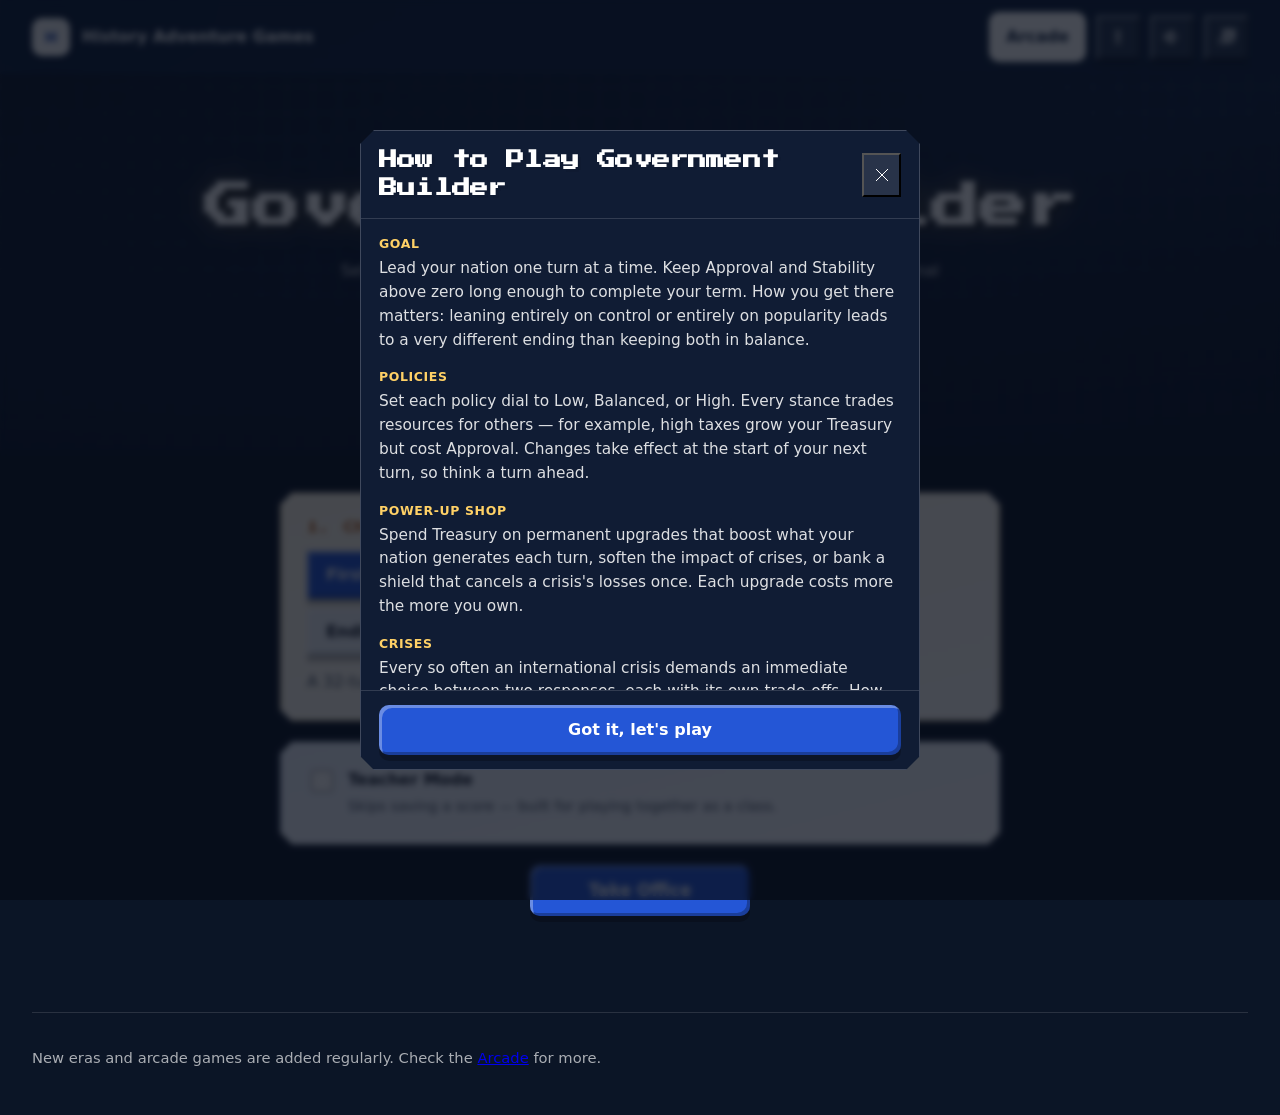
<file: arcade/government-builder/index.html>
<!doctype html>
<html lang="en">
  <head>
    <meta charset="utf-8">
    <meta name="viewport" content="width=device-width, initial-scale=1">
    <title>Government Builder — History Arcade</title>
    <meta
      name="description"
      content="Set policy, spend your treasury on power-ups, and steer your nation through international crises before your term runs out."
    >
    <link rel="icon" href="/favicon.svg" type="image/svg+xml">
    <link rel="preconnect" href="https://fonts.googleapis.com">
    <link rel="preconnect" href="https://fonts.gstatic.com" crossorigin>
    <link href="https://fonts.googleapis.com/css2?family=Atkinson+Hyperlegible:wght@400;700&family=Press+Start+2P&display=swap" rel="stylesheet">
    <link rel="stylesheet" href="/styles.css?v=20260706-arcade-launch">
    <link rel="stylesheet" href="/pixel-ui.css?v=20260706-arcade-launch">
    <link rel="stylesheet" href="/arcade/arcade.css?v=20260706-arcade-launch">
    <link rel="stylesheet" href="css/game.css?v=20260706-arcade-launch">
  </head>
  <body class="arcade-body gb-body">
    <a class="skip-link" href="#gameRoot">Skip to game</a>

    <header class="site-header arcade-header gb-header">
      <nav class="nav-bar" aria-label="Primary">
        <a class="brand-mark" href="/" aria-label="History Adventure Games home">
          <span class="brand-icon" aria-hidden="true">H</span>
          <span>History Adventure Games</span>
        </a>
        <div class="nav-links" aria-label="Site sections">
          <a class="nav-action" href="/arcade/">Arcade</a>
          <button class="pixel-button arcade-icon-button" type="button" data-instructions-open aria-label="How to play">
            <svg class="pixel-icon" viewBox="0 0 24 24"><use href="#pi-info"></use></svg>
          </button>
          <button class="pixel-button arcade-icon-button" type="button" id="soundToggle" aria-pressed="true" aria-label="Toggle sound effects">
            <svg class="pixel-icon" viewBox="0 0 24 24"><use href="#pi-speaker"></use></svg>
          </button>
          <button class="pixel-button arcade-icon-button" type="button" id="musicToggle" aria-pressed="true" aria-label="Toggle music">
            <svg class="pixel-icon" viewBox="0 0 24 24"><use href="#pi-music"></use></svg>
          </button>
        </div>
      </nav>

      <section class="arcade-marquee gb-marquee">
        <p class="eyebrow">History Arcade</p>
        <h1 class="pixel-heading">Government Builder</h1>
        <p class="section-subtitle arcade-marquee-subtitle">
          Set policy, grow your treasury, and steer your nation through international crises.
        </p>
        <button class="secondary-button pixel-button gb-howto-button" type="button" data-instructions-open>
          How to Play &amp; Scoring
        </button>
      </section>
    </header>

    <main id="gameRoot" class="app-shell gb-shell" tabindex="-1">
      <div class="status-panel">
        <div class="loader" aria-hidden="true"></div>
        <h2>Loading Government Builder...</h2>
      </div>
    </main>

    <footer class="site-footer arcade-footer">
      <p>New eras and arcade games are added regularly. Check the <a href="/arcade/">Arcade</a> for more.</p>
    </footer>

    <script src="/scripts/load-icon-sprite.js?v=20260706-arcade-launch"></script>
    <script src="/arcade/instructions-modal.js?v=20260706-arcade-launch"></script>
    <script>
      ArcadeInstructions.init({
        gameId: "government-builder",
        title: "How to Play Government Builder",
        sections: [
          {
            heading: "Goal",
            body: "Lead your nation one turn at a time. Keep Approval and Stability above zero long enough to complete your term. How you get there matters: leaning entirely on control or entirely on popularity leads to a very different ending than keeping both in balance.",
          },
          {
            heading: "Policies",
            body: "Set each policy dial to Low, Balanced, or High. Every stance trades resources for others &mdash; for example, high taxes grow your Treasury but cost Approval. Changes take effect at the start of your next turn, so think a turn ahead.",
          },
          {
            heading: "Power-Up Shop",
            body: "Spend Treasury on permanent upgrades that boost what your nation generates each turn, soften the impact of crises, or bank a shield that cancels a crisis's losses once. Each upgrade costs more the more you own.",
          },
          {
            heading: "Crises",
            body: "Every so often an international crisis demands an immediate choice between two responses, each with its own trade-offs. How well you've invested in your policies and upgrades can turn the same crisis into a much smaller setback.",
          },
          {
            heading: "Scoring",
            body: "Keep Approval and Stability high at the same time for a few turns in a row to trigger a Golden Age, boosting Treasury generation. Your final score rewards turns survived, healthy end-of-term resources, crises weathered, and how long your Golden Ages ran.",
          },
          {
            heading: "Modes",
            body: "<strong>First Term, Second Term,</strong> and <strong>Legacy Run</strong> are fixed-length terms of increasing difficulty. <strong>Endless Presidency</strong> keeps going until your government collapses. <strong>Teacher Mode</strong> skips saving a score, for playing together as a class.",
          },
        ],
      });
    </script>
    <script type="module" src="js/main.js?v=20260706-arcade-launch"></script>
  </body>
</html>
</file>
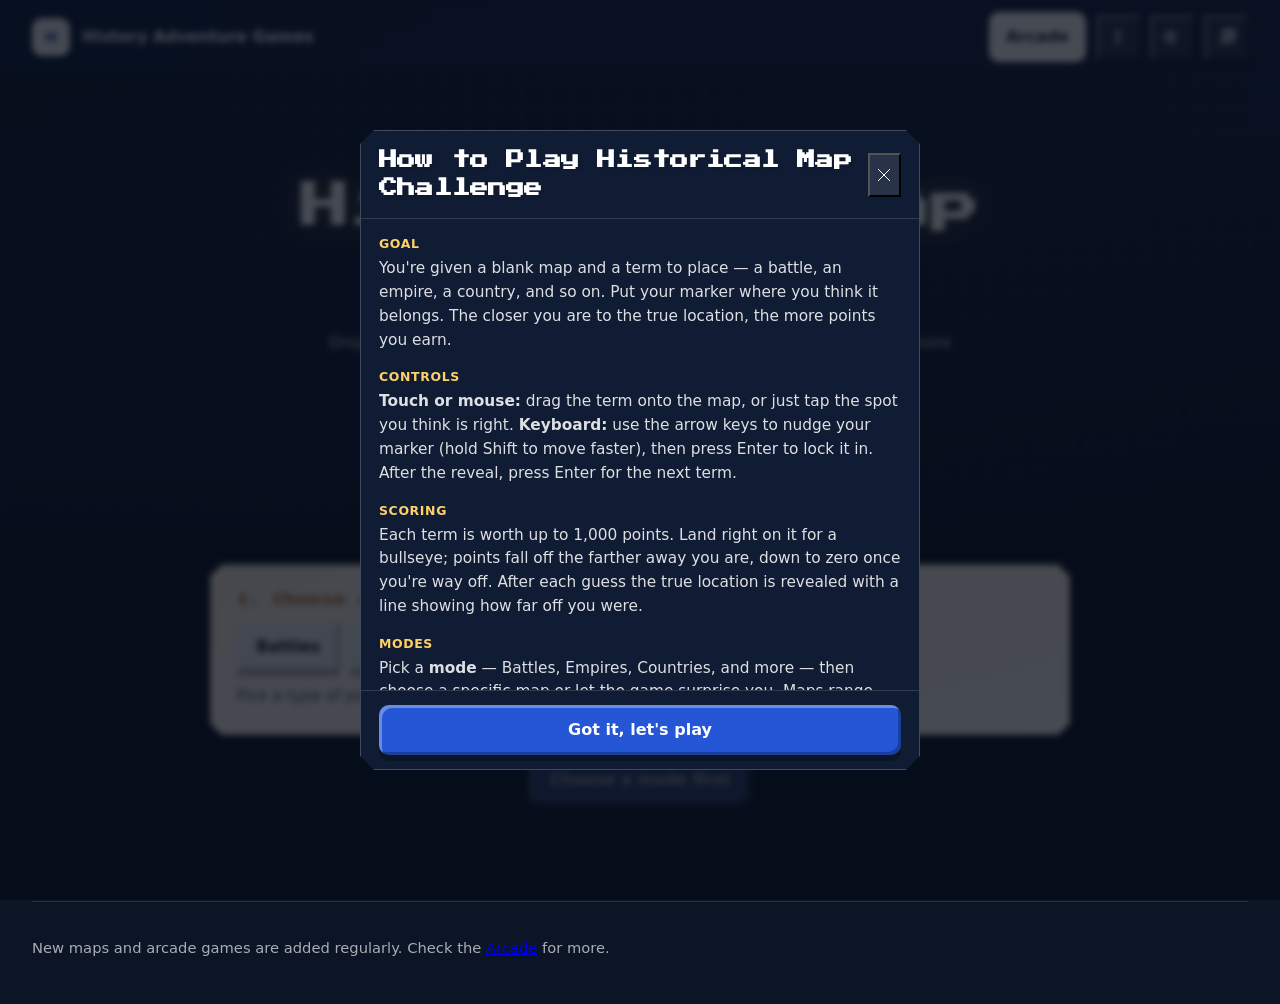
<file: arcade/historical-map-challenge/index.html>
<!doctype html>
<html lang="en">
  <head>
    <meta charset="utf-8">
    <meta name="viewport" content="width=device-width, initial-scale=1">
    <title>Historical Map Challenge — History Arcade</title>
    <meta
      name="description"
      content="Drag historical terms onto a blank map and score points for how close you land — battles, empires, countries, and more, from the ancient world to U.S. history."
    >
    <link rel="icon" href="/favicon.svg" type="image/svg+xml">
    <link rel="preconnect" href="https://fonts.googleapis.com">
    <link rel="preconnect" href="https://fonts.gstatic.com" crossorigin>
    <link href="https://fonts.googleapis.com/css2?family=Atkinson+Hyperlegible:wght@400;700&family=Press+Start+2P&display=swap" rel="stylesheet">
    <link rel="stylesheet" href="/styles.css?v=20260706-arcade-launch">
    <link rel="stylesheet" href="/pixel-ui.css?v=20260706-arcade-launch">
    <link rel="stylesheet" href="/arcade/arcade.css?v=20260706-arcade-launch">
    <link rel="stylesheet" href="css/game.css?v=20260706-arcade-launch">
  </head>
  <body class="arcade-body mc-body">
    <a class="skip-link" href="#gameRoot">Skip to game</a>

    <header class="site-header arcade-header mc-header">
      <nav class="nav-bar" aria-label="Primary">
        <a class="brand-mark" href="/" aria-label="History Adventure Games home">
          <span class="brand-icon" aria-hidden="true">H</span>
          <span>History Adventure Games</span>
        </a>
        <div class="nav-links" aria-label="Site sections">
          <a class="nav-action" href="/arcade/">Arcade</a>
          <button class="pixel-button arcade-icon-button" type="button" data-instructions-open aria-label="How to play">
            <svg class="pixel-icon" viewBox="0 0 24 24"><use href="#pi-info"></use></svg>
          </button>
          <button class="pixel-button arcade-icon-button" type="button" id="soundToggle" aria-pressed="true" aria-label="Toggle sound effects">
            <svg class="pixel-icon" viewBox="0 0 24 24"><use href="#pi-speaker"></use></svg>
          </button>
          <button class="pixel-button arcade-icon-button" type="button" id="musicToggle" aria-pressed="true" aria-label="Toggle music">
            <svg class="pixel-icon" viewBox="0 0 24 24"><use href="#pi-music"></use></svg>
          </button>
        </div>
      </nav>

      <section class="arcade-marquee mc-marquee">
        <p class="eyebrow">History Arcade</p>
        <h1 class="pixel-heading">Historical Map Challenge</h1>
        <p class="section-subtitle arcade-marquee-subtitle">
          Drop each term where it belongs on the map — the closer you land, the more points you score.
        </p>
        <button class="secondary-button pixel-button mc-howto-button" type="button" data-instructions-open>
          How to Play &amp; Scoring
        </button>
      </section>
    </header>

    <main id="gameRoot" class="app-shell mc-shell" tabindex="-1">
      <div class="status-panel">
        <div class="loader" aria-hidden="true"></div>
        <h2>Loading Historical Map Challenge...</h2>
      </div>
    </main>

    <footer class="site-footer arcade-footer">
      <p>New maps and arcade games are added regularly. Check the <a href="/arcade/">Arcade</a> for more.</p>
    </footer>

    <script src="/scripts/load-icon-sprite.js?v=20260706-arcade-launch"></script>
    <script src="/arcade/instructions-modal.js?v=20260706-arcade-launch"></script>
    <script>
      ArcadeInstructions.init({
        gameId: "historical-map-challenge",
        title: "How to Play Historical Map Challenge",
        sections: [
          {
            heading: "Goal",
            body: "You're given a blank map and a term to place — a battle, an empire, a country, and so on. Put your marker where you think it belongs. The closer you are to the true location, the more points you earn.",
          },
          {
            heading: "Controls",
            body: "<strong>Touch or mouse:</strong> drag the term onto the map, or just tap the spot you think is right. <strong>Keyboard:</strong> use the arrow keys to nudge your marker (hold Shift to move faster), then press Enter to lock it in. After the reveal, press Enter for the next term.",
          },
          {
            heading: "Scoring",
            body: "Each term is worth up to 1,000 points. Land right on it for a bullseye; points fall off the farther away you are, down to zero once you're way off. After each guess the true location is revealed with a line showing how far off you were.",
          },
          {
            heading: "Modes",
            body: "Pick a <strong>mode</strong> — Battles, Empires, Countries, and more — then choose a specific map or let the game surprise you. Maps range from the ancient world to U.S. history.",
          },
        ],
      });
    </script>
    <script type="module" src="js/main.js?v=20260706-arcade-launch"></script>
  </body>
</html>
</file>
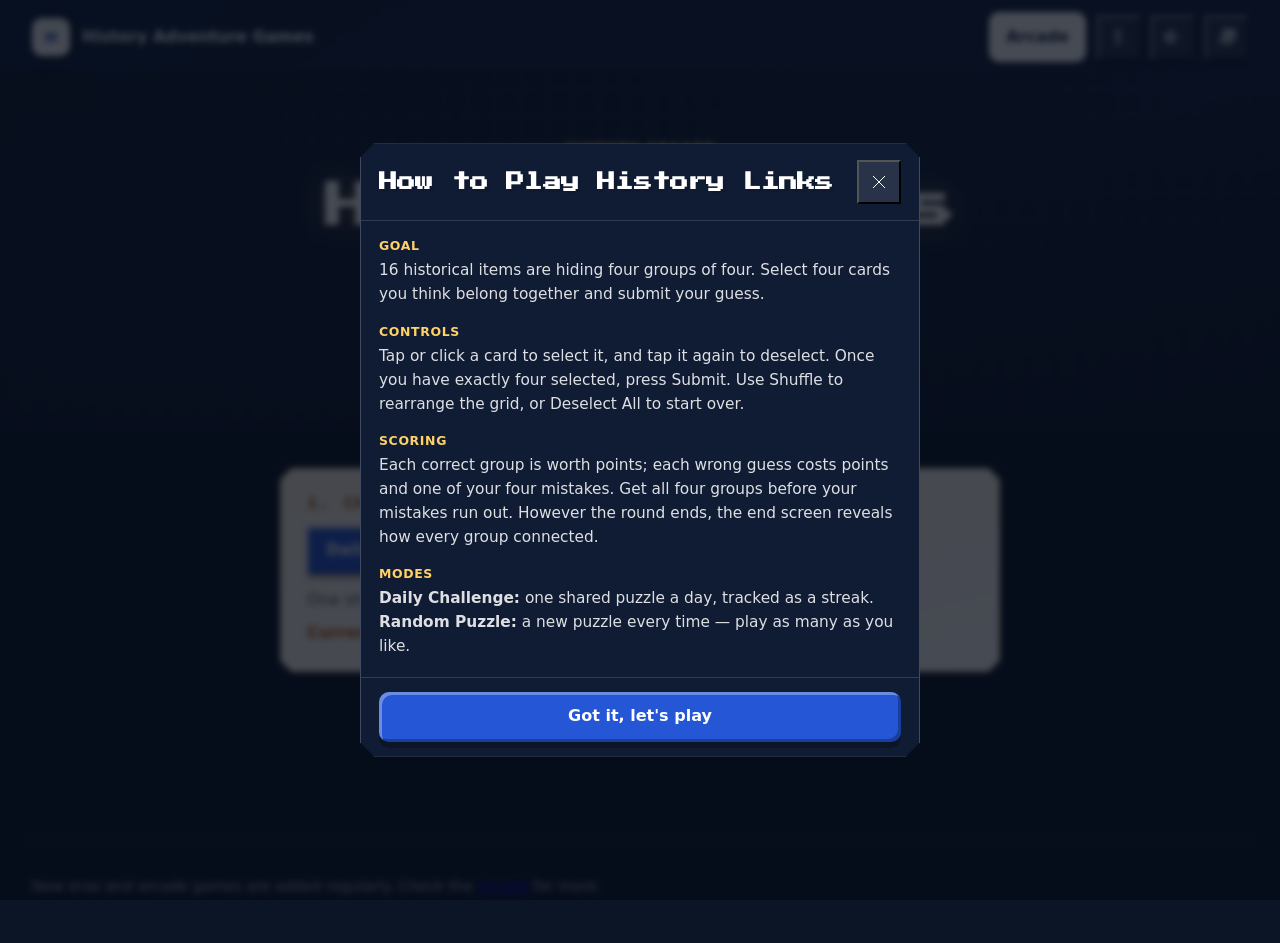
<file: arcade/history-links/index.html>
<!doctype html>
<html lang="en">
  <head>
    <meta charset="utf-8">
    <meta name="viewport" content="width=device-width, initial-scale=1">
    <title>History Links — History Arcade</title>
    <meta
      name="description"
      content="Find the four groups of four related historical items before you run out of guesses. Daily Challenge and Random Puzzle."
    >
    <link rel="icon" href="/favicon.svg" type="image/svg+xml">
    <link rel="preconnect" href="https://fonts.googleapis.com">
    <link rel="preconnect" href="https://fonts.gstatic.com" crossorigin>
    <link href="https://fonts.googleapis.com/css2?family=Atkinson+Hyperlegible:wght@400;700&family=Press+Start+2P&display=swap" rel="stylesheet">
    <link rel="stylesheet" href="/styles.css?v=20260706-arcade-launch">
    <link rel="stylesheet" href="/pixel-ui.css?v=20260706-arcade-launch">
    <link rel="stylesheet" href="/arcade/arcade.css?v=20260706-arcade-launch">
    <link rel="stylesheet" href="css/game.css?v=20260706-arcade-launch">
  </head>
  <body class="arcade-body hl-body">
    <a class="skip-link" href="#gameRoot">Skip to game</a>

    <header class="site-header arcade-header hl-header">
      <nav class="nav-bar" aria-label="Primary">
        <a class="brand-mark" href="/" aria-label="History Adventure Games home">
          <span class="brand-icon" aria-hidden="true">H</span>
          <span>History Adventure Games</span>
        </a>
        <div class="nav-links" aria-label="Site sections">
          <a class="nav-action" href="/arcade/">Arcade</a>
          <button class="pixel-button arcade-icon-button" type="button" data-instructions-open aria-label="How to play">
            <svg class="pixel-icon" viewBox="0 0 24 24"><use href="#pi-info"></use></svg>
          </button>
          <button class="pixel-button arcade-icon-button" type="button" id="soundToggle" aria-pressed="true" aria-label="Toggle sound effects">
            <svg class="pixel-icon" viewBox="0 0 24 24"><use href="#pi-speaker"></use></svg>
          </button>
          <button class="pixel-button arcade-icon-button" type="button" id="musicToggle" aria-pressed="true" aria-label="Toggle music">
            <svg class="pixel-icon" viewBox="0 0 24 24"><use href="#pi-music"></use></svg>
          </button>
        </div>
      </nav>

      <section class="arcade-marquee hl-marquee">
        <p class="eyebrow">History Arcade</p>
        <h1 class="pixel-heading">History Links</h1>
        <p class="section-subtitle arcade-marquee-subtitle">
          Find the four groups of four related historical items.
        </p>
        <button class="secondary-button pixel-button hl-howto-button" type="button" data-instructions-open>
          How to Play &amp; Scoring
        </button>
      </section>
    </header>

    <main id="gameRoot" class="app-shell hl-shell" tabindex="-1">
      <div class="status-panel">
        <div class="loader" aria-hidden="true"></div>
        <h2>Loading History Links...</h2>
      </div>
    </main>

    <footer class="site-footer arcade-footer">
      <p>New eras and arcade games are added regularly. Check the <a href="/arcade/">Arcade</a> for more.</p>
    </footer>

    <script src="/scripts/load-icon-sprite.js?v=20260706-arcade-launch"></script>
    <script src="/arcade/instructions-modal.js?v=20260706-arcade-launch"></script>
    <script>
      ArcadeInstructions.init({
        gameId: "history-links",
        title: "How to Play History Links",
        sections: [
          {
            heading: "Goal",
            body: "16 historical items are hiding four groups of four. Select four cards you think belong together and submit your guess.",
          },
          {
            heading: "Controls",
            body: "Tap or click a card to select it, and tap it again to deselect. Once you have exactly four selected, press Submit. Use Shuffle to rearrange the grid, or Deselect All to start over.",
          },
          {
            heading: "Scoring",
            body: "Each correct group is worth points; each wrong guess costs points and one of your four mistakes. Get all four groups before your mistakes run out. However the round ends, the end screen reveals how every group connected.",
          },
          {
            heading: "Modes",
            body: "<strong>Daily Challenge:</strong> one shared puzzle a day, tracked as a streak. <strong>Random Puzzle:</strong> a new puzzle every time — play as many as you like.",
          },
        ],
      });
    </script>
    <script type="module" src="js/main.js?v=20260706-arcade-launch"></script>
  </body>
</html>
</file>
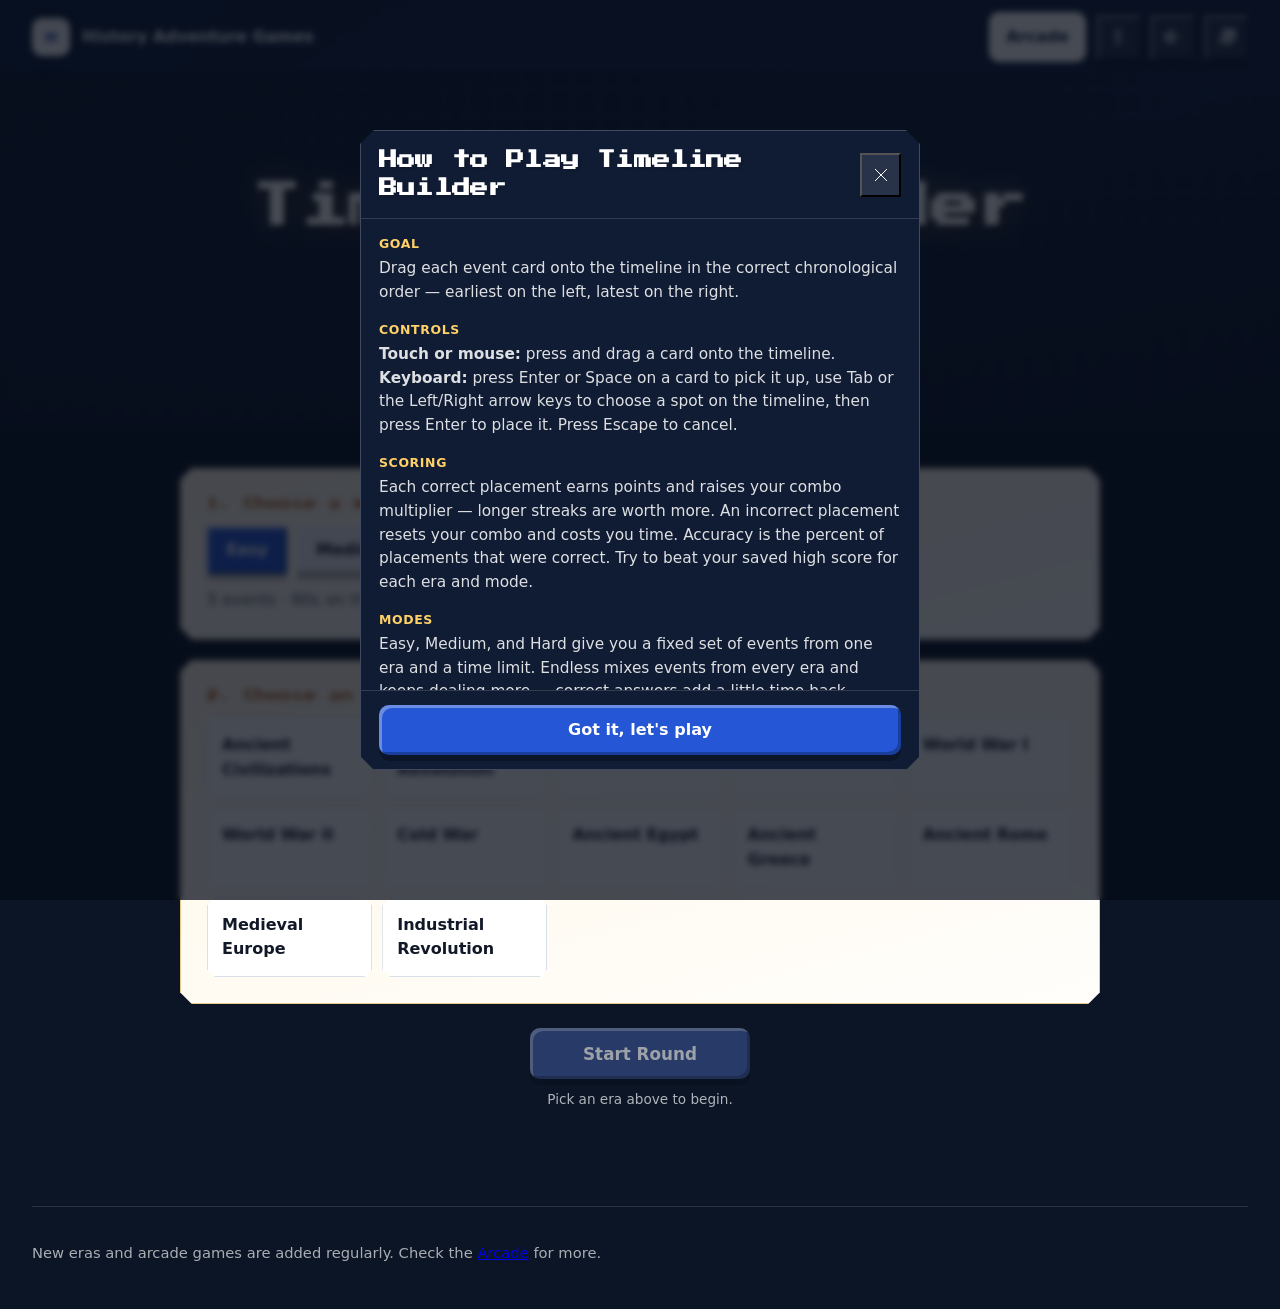
<file: arcade/timeline-builder/index.html>
<!doctype html>
<html lang="en">
  <head>
    <meta charset="utf-8">
    <meta name="viewport" content="width=device-width, initial-scale=1">
    <title>Timeline Builder — History Arcade</title>
    <meta
      name="description"
      content="Drag historical events into the correct chronological order before time runs out. Twelve eras, four difficulty modes."
    >
    <link rel="icon" href="/favicon.svg" type="image/svg+xml">
    <link rel="preconnect" href="https://fonts.googleapis.com">
    <link rel="preconnect" href="https://fonts.gstatic.com" crossorigin>
    <link href="https://fonts.googleapis.com/css2?family=Atkinson+Hyperlegible:wght@400;700&family=Press+Start+2P&display=swap" rel="stylesheet">
    <link rel="stylesheet" href="/styles.css?v=20260706-arcade-launch">
    <link rel="stylesheet" href="/pixel-ui.css?v=20260706-arcade-launch">
    <link rel="stylesheet" href="/arcade/arcade.css?v=20260706-arcade-launch">
    <link rel="stylesheet" href="css/game.css?v=20260706-arcade-launch">
  </head>
  <body class="arcade-body tb-body">
    <a class="skip-link" href="#gameRoot">Skip to game</a>

    <header class="site-header arcade-header tb-header">
      <nav class="nav-bar" aria-label="Primary">
        <a class="brand-mark" href="/" aria-label="History Adventure Games home">
          <span class="brand-icon" aria-hidden="true">H</span>
          <span>History Adventure Games</span>
        </a>
        <div class="nav-links" aria-label="Site sections">
          <a class="nav-action" href="/arcade/">Arcade</a>
          <button class="pixel-button arcade-icon-button" type="button" data-instructions-open aria-label="How to play">
            <svg class="pixel-icon" viewBox="0 0 24 24"><use href="#pi-info"></use></svg>
          </button>
          <button class="pixel-button tb-icon-button" type="button" id="soundToggle" aria-pressed="true" aria-label="Toggle sound effects">
            <svg class="pixel-icon" viewBox="0 0 24 24"><use href="#pi-speaker"></use></svg>
          </button>
          <button class="pixel-button tb-icon-button" type="button" id="musicToggle" aria-pressed="true" aria-label="Toggle music">
            <svg class="pixel-icon" viewBox="0 0 24 24"><use href="#pi-music"></use></svg>
          </button>
        </div>
      </nav>

      <section class="arcade-marquee tb-marquee">
        <p class="eyebrow">History Arcade</p>
        <h1 class="pixel-heading">Timeline Builder</h1>
        <p class="section-subtitle arcade-marquee-subtitle">
          Drag each event onto the timeline in the correct chronological order.
        </p>
        <button class="secondary-button pixel-button tb-howto-button" type="button" data-instructions-open>
          How to Play &amp; Scoring
        </button>
      </section>
    </header>

    <main id="gameRoot" class="app-shell tb-shell" tabindex="-1">
      <div class="status-panel">
        <div class="loader" aria-hidden="true"></div>
        <h2>Loading Timeline Builder...</h2>
      </div>
    </main>

    <footer class="site-footer arcade-footer">
      <p>New eras and arcade games are added regularly. Check the <a href="/arcade/">Arcade</a> for more.</p>
    </footer>

    <script src="/scripts/load-icon-sprite.js?v=20260706-arcade-launch"></script>
    <script src="/arcade/instructions-modal.js?v=20260706-arcade-launch"></script>
    <script>
      ArcadeInstructions.init({
        gameId: "timeline-builder",
        title: "How to Play Timeline Builder",
        sections: [
          {
            heading: "Goal",
            body: "Drag each event card onto the timeline in the correct chronological order &mdash; earliest on the left, latest on the right.",
          },
          {
            heading: "Controls",
            body: "<strong>Touch or mouse:</strong> press and drag a card onto the timeline. <strong>Keyboard:</strong> press Enter or Space on a card to pick it up, use Tab or the Left/Right arrow keys to choose a spot on the timeline, then press Enter to place it. Press Escape to cancel.",
          },
          {
            heading: "Scoring",
            body: "Each correct placement earns points and raises your combo multiplier &mdash; longer streaks are worth more. An incorrect placement resets your combo and costs you time. Accuracy is the percent of placements that were correct. Try to beat your saved high score for each era and mode.",
          },
          {
            heading: "Modes",
            body: "Easy, Medium, and Hard give you a fixed set of events from one era and a time limit. Endless mixes events from every era and keeps dealing more &mdash; correct answers add a little time back, mistakes cost more &mdash; until the clock runs out.",
          },
        ],
      });
    </script>
    <script type="module" src="js/main.js?v=20260706-arcade-launch"></script>
  </body>
</html>
</file>
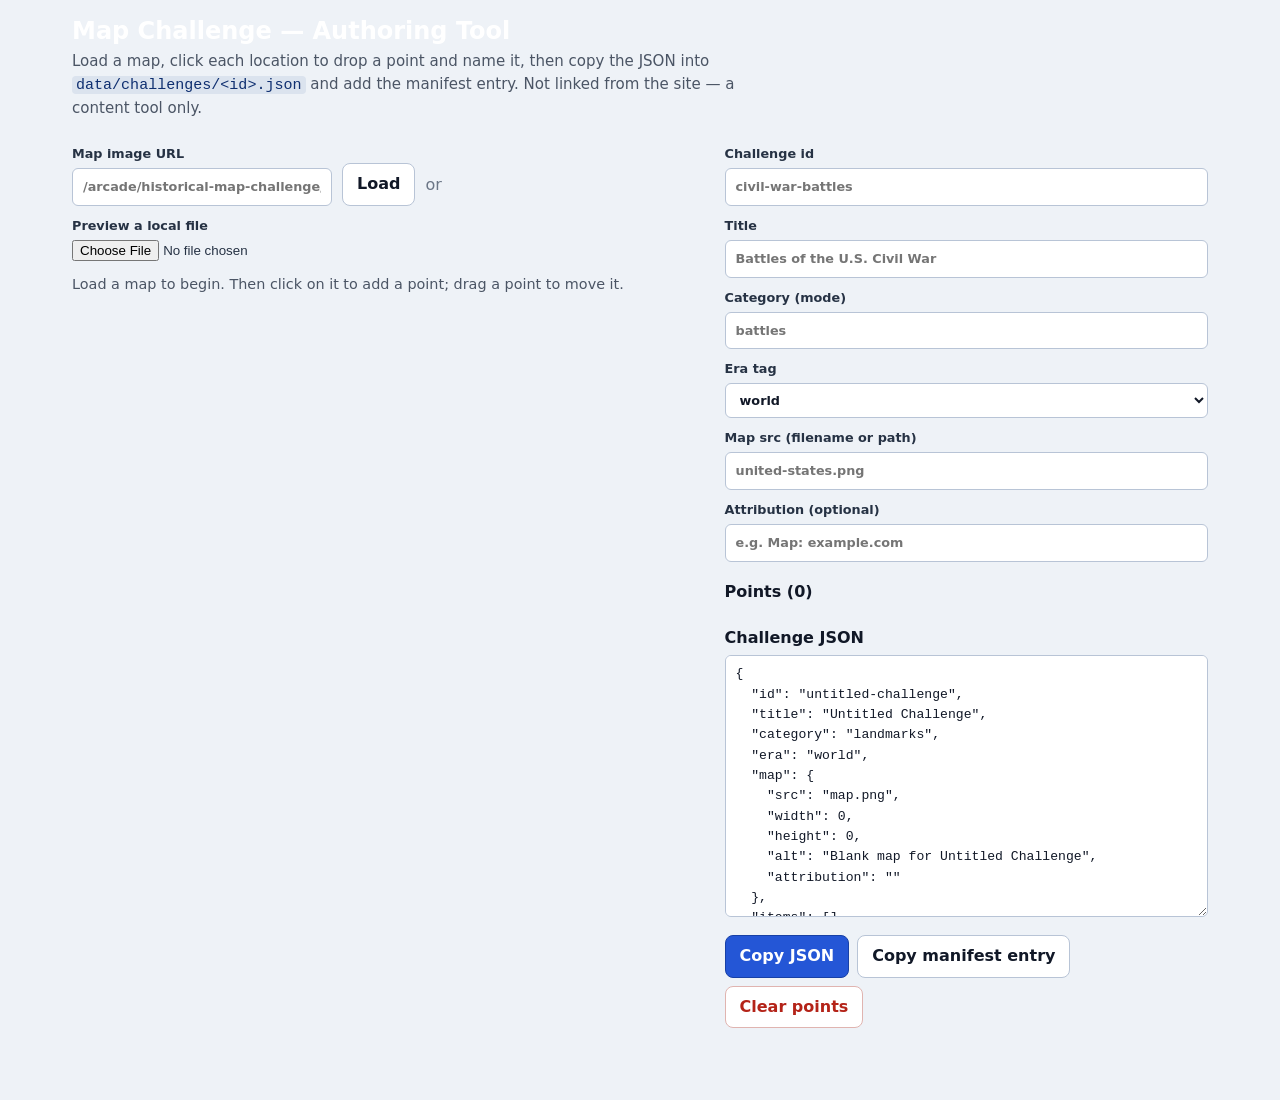
<file: arcade/historical-map-challenge/author/index.html>
<!doctype html>
<html lang="en">
  <head>
    <meta charset="utf-8">
    <meta name="viewport" content="width=device-width, initial-scale=1">
    <title>Map Challenge Authoring Tool</title>
    <meta name="robots" content="noindex">
    <meta
      name="description"
      content="Internal tool: click on a map to place terms and export Historical Map Challenge JSON."
    >
    <link rel="icon" href="/favicon.svg" type="image/svg+xml">
    <link rel="stylesheet" href="/styles.css?v=20260706-arcade-launch">
    <link rel="stylesheet" href="author.css">
  </head>
  <body class="author-body">
    <header class="author-header">
      <h1>Map Challenge — Authoring Tool</h1>
      <p>
        Load a map, click each location to drop a point and name it, then copy the JSON into
        <code>data/challenges/&lt;id&gt;.json</code> and add the manifest entry. Not linked from the
        site — a content tool only.
      </p>
    </header>

    <main class="author-main">
      <section class="author-stage-col">
        <div class="author-loader">
          <label>
            Map image URL
            <input type="text" id="mapUrl" placeholder="/arcade/historical-map-challenge/maps/united-states.png">
          </label>
          <button type="button" id="loadUrlButton" class="author-btn">Load</button>
          <span class="author-or">or</span>
          <label class="author-file">
            Preview a local file
            <input type="file" id="mapFile" accept="image/*">
          </label>
        </div>

        <p class="author-hint" id="stageHint">Load a map to begin. Then click on it to add a point; drag a point to move it.</p>

        <div class="author-stage" id="stage" hidden>
          <img id="mapImage" alt="Map being annotated" draggable="false">
        </div>
        <p class="author-dims" id="dims"></p>
      </section>

      <section class="author-form-col">
        <div class="author-fields">
          <label>Challenge id<input type="text" id="fId" placeholder="civil-war-battles"></label>
          <label>Title<input type="text" id="fTitle" placeholder="Battles of the U.S. Civil War"></label>
          <label>
            Category (mode)
            <input type="text" id="fCategory" list="categoryList" placeholder="battles">
            <datalist id="categoryList">
              <option value="battles"></option>
              <option value="empires"></option>
              <option value="countries"></option>
              <option value="cities"></option>
              <option value="landmarks"></option>
              <option value="explorers"></option>
            </datalist>
          </label>
          <label>
            Era tag
            <select id="fEra">
              <option value="ancient">ancient</option>
              <option value="world" selected>world</option>
              <option value="us">U.S.</option>
            </select>
          </label>
          <label>Map src (filename or path)<input type="text" id="fMapSrc" placeholder="united-states.png"></label>
          <label>Attribution (optional)<input type="text" id="fAttribution" placeholder="e.g. Map: example.com"></label>
        </div>

        <h2 class="author-subhead">Points <span id="pointCount">(0)</span></h2>
        <ol class="author-points" id="pointsList"></ol>

        <h2 class="author-subhead">Challenge JSON</h2>
        <textarea id="output" class="author-output" readonly rows="12" spellcheck="false"></textarea>
        <div class="author-actions">
          <button type="button" id="copyJson" class="author-btn author-btn-primary">Copy JSON</button>
          <button type="button" id="copyManifest" class="author-btn">Copy manifest entry</button>
          <button type="button" id="clearPoints" class="author-btn author-btn-danger">Clear points</button>
        </div>
        <p class="author-status" id="status" aria-live="polite"></p>
      </section>
    </main>

    <script src="author.js"></script>
  </body>
</html>
</file>
<file: styles.css>
:root {
  color-scheme: light;
  --page: #f5f7fb;
  --surface: #ffffff;
  --surface-muted: #eef2f7;
  --ink: #111827;
  --ink-soft: #263244;
  --muted: #4b5565;
  --line: #d8e0ea;
  --line-strong: #b8c4d6;
  --hero: #12233f;
  --hero-2: #193762;
  --primary: #2456d6;
  --primary-dark: #1740a6;
  --teal: #0f766e;
  --gold: #b45309;
  --red: #b42318;
  --green: #137a4b;
  --focus: #ffbf47;
  --shadow-sm: 0 10px 24px rgba(15, 23, 42, 0.08);
  --shadow-md: 0 24px 64px rgba(15, 23, 42, 0.16);
  --radius: 12px;
  --content: min(1760px, calc(100% - clamp(32px, 5vw, 72px)));
}

* {
  box-sizing: border-box;
}

html {
  scroll-behavior: smooth;
}

body {
  margin: 0;
  min-height: 100svh;
  background: var(--page);
  color: var(--ink);
  font-family: Inter, ui-sans-serif, system-ui, -apple-system, BlinkMacSystemFont, "Segoe UI", Arial, sans-serif;
  font-size: 16px;
  line-height: 1.55;
  text-rendering: optimizeLegibility;
}

body::selection {
  background: rgba(36, 86, 214, 0.22);
}

button,
a {
  -webkit-tap-highlight-color: transparent;
}

button {
  font: inherit;
}

button:focus-visible,
a:focus-visible,
.app-shell:focus-visible {
  outline: 4px solid var(--focus);
  outline-offset: 3px;
}

.skip-link {
  position: fixed;
  left: 16px;
  top: 16px;
  z-index: 100;
  transform: translateY(-150%);
  border-radius: 8px;
  background: #ffffff;
  color: var(--ink);
  font-weight: 800;
  padding: 0.7rem 1rem;
  box-shadow: var(--shadow-md);
}

.skip-link:focus {
  transform: translateY(0);
}

code {
  border-radius: 6px;
  background: #e8eef8;
  color: #0f2f70;
  padding: 0.1rem 0.3rem;
}

.site-header {
  color: #ffffff;
  background:
    linear-gradient(115deg, rgba(18, 35, 63, 0.96), rgba(25, 55, 98, 0.9)),
    var(--adventure-bg-image) center / cover no-repeat,
    var(--hero);
}

body.is-playing .site-header {
  background: transparent;
}

.nav-bar,
.hero,
.app-shell,
.site-footer {
  width: var(--content);
  margin: 0 auto;
}

.nav-bar {
  position: sticky;
  top: 0;
  z-index: 10;
  display: flex;
  flex-wrap: wrap;
  align-items: center;
  justify-content: space-between;
  gap: clamp(10px, 3vw, 16px);
  min-height: 72px;
  padding: 12px 0;
}

/* Full-bleed backdrop behind the sticky nav bar: .nav-bar itself is only
   var(--content) wide (matching the rest of the page's centered content), so
   its solid background needs this edge-to-edge pseudo-element rather than
   living directly on .nav-bar, or it renders as a pill that stops short of
   the viewport edges once the page scrolls. */
.nav-bar::before {
  content: "";
  position: absolute;
  top: 0;
  bottom: 0;
  left: 50%;
  right: 50%;
  margin-left: -50vw;
  margin-right: -50vw;
  z-index: -1;
  background: rgba(18, 35, 63, 0.94);
  backdrop-filter: blur(18px);
}

.nav-links {
  display: flex;
  flex-wrap: wrap;
  align-items: center;
  justify-content: flex-end;
  gap: clamp(6px, 2vw, 10px);
}

.nav-links > * {
  flex-shrink: 0;
}

body.is-playing .nav-bar {
  position: fixed;
  left: 0;
  right: 0;
  width: 100%;
  padding: 12px max(16px, calc((100vw - 1760px) / 2));
  border-bottom: 1px solid rgba(255, 255, 255, 0.14);
}

body.is-playing #libraryButton {
  display: none;
}

.brand-mark {
  display: inline-flex;
  align-items: center;
  gap: 12px;
  color: #ffffff;
  font-weight: 850;
  text-decoration: none;
}

.brand-icon {
  display: inline-grid;
  width: 38px;
  height: 38px;
  place-items: center;
  border-radius: 10px;
  background: #ffffff;
  color: var(--primary-dark);
  box-shadow: var(--shadow-sm);
  font-size: 0.9rem;
  font-weight: 900;
}

.nav-action,
.hero-link,
.primary-button,
.secondary-button,
.choice-button,
.text-button {
  border-radius: 10px;
  cursor: pointer;
  min-height: 44px;
  text-align: center;
  transition: background 160ms ease, border-color 160ms ease, box-shadow 160ms ease, color 160ms ease, transform 160ms ease;
}

.nav-action,
.hero-link {
  display: inline-flex;
  align-items: center;
  justify-content: center;
  border: 1px solid rgba(255, 255, 255, 0.72);
  background: #ffffff;
  color: var(--hero);
  font-weight: 850;
  padding: 0.72rem 1rem;
  text-decoration: none;
}

.nav-action:hover,
.hero-link:hover {
  background: #eef4ff;
  box-shadow: var(--shadow-sm);
  transform: translateY(-1px);
}

.hero {
  display: grid;
  grid-template-columns: minmax(0, 1.02fr) minmax(300px, 0.55fr);
  align-items: center;
  gap: clamp(24px, 5vw, 72px);
  min-height: clamp(300px, 44svh, 520px);
  padding: clamp(22px, 4vw, 56px) 0 clamp(34px, 5vw, 72px);
}

body.is-playing .hero {
  display: none;
}

.hero-copy {
  max-width: 920px;
}

.eyebrow {
  margin: 0 0 12px;
  color: #bde7ff;
  font-size: 0.86rem;
  font-weight: 850;
  letter-spacing: 0.08em;
  text-transform: uppercase;
}

h1,
h2,
h3 {
  margin-top: 0;
  letter-spacing: 0;
}

h1 {
  max-width: 940px;
  margin-bottom: 16px;
  color: #ffffff;
  font-size: clamp(2.75rem, 6.2vw, 6.3rem);
  font-weight: 900;
  line-height: 0.98;
}

h2 {
  margin-bottom: 10px;
  color: var(--ink);
  font-size: clamp(1.75rem, 3.2vw, 3.35rem);
  font-weight: 850;
  line-height: 1.05;
}

h3 {
  margin-bottom: 8px;
  color: var(--ink);
  font-size: clamp(1.1rem, 1.5vw, 1.35rem);
  font-weight: 800;
  line-height: 1.12;
}

.subtitle {
  max-width: 850px;
  margin: 0;
  color: rgba(255, 255, 255, 0.9);
  font-size: clamp(1.02rem, 1.4vw, 1.24rem);
  line-height: 1.45;
}

.hero-link {
  margin-top: 24px;
}

.hero-stage {
  display: grid;
  min-height: clamp(220px, 30svh, 360px);
  place-items: center;
}

.device-shell {
  width: min(100%, 420px);
  aspect-ratio: 1.22;
  border: 1px solid rgba(255, 255, 255, 0.22);
  border-radius: 22px;
  background: rgba(255, 255, 255, 0.14);
  box-shadow: var(--shadow-md);
  padding: 12px;
}

.device-screen {
  height: 100%;
  display: flex;
  flex-direction: column;
  justify-content: flex-end;
  overflow: hidden;
  border-radius: 16px;
  background:
    linear-gradient(180deg, rgba(15, 23, 42, 0.04), rgba(15, 23, 42, 0.86)),
    url("images/Paleolithic.jpg") center / cover no-repeat,
    #24364f;
  color: #ffffff;
  padding: 22px;
}

.screen-kicker {
  color: #bde7ff;
  font-size: 0.78rem;
  font-weight: 850;
  letter-spacing: 0.06em;
  text-transform: uppercase;
}

.device-screen strong {
  display: block;
  margin-top: 8px;
  font-size: clamp(1.65rem, 3vw, 2.55rem);
  line-height: 1;
}

.device-screen p {
  max-width: 21rem;
  margin: 8px 0 0;
  color: rgba(255, 255, 255, 0.86);
}

.screen-options {
  display: grid;
  grid-template-columns: repeat(3, minmax(0, 1fr));
  gap: 8px;
  margin-top: 14px;
}

.screen-options span {
  min-width: 0;
  border: 1px solid rgba(255, 255, 255, 0.26);
  border-radius: 999px;
  background: rgba(255, 255, 255, 0.92);
  color: var(--hero);
  padding: 0.46rem 0.55rem;
  text-align: center;
  font-size: 0.78rem;
  font-weight: 850;
}

.app-shell {
  padding: clamp(30px, 4vw, 58px) 0 clamp(42px, 6vw, 76px);
  outline: 0;
  scroll-margin-top: 88px;
}

body.is-playing .app-shell {
  padding-top: 96px;
}

.app-shell > section[aria-labelledby="libraryHeading"] > .subtitle {
  max-width: 960px;
  color: var(--muted);
}

.site-footer {
  border-top: 1px solid var(--line);
  color: var(--muted);
  font-size: 0.92rem;
  padding: 20px 0 30px;
}

.library-grid {
  display: grid;
  grid-template-columns: repeat(auto-fit, minmax(min(100%, 280px), 1fr));
  gap: clamp(16px, 1.5vw, 26px);
  margin-top: 28px;
}

.adventure-card,
.status-panel,
.game-panel,
.error-panel,
.warning-panel,
.classroom-box,
.ending-details,
.path-focus {
  border: 1px solid var(--line);
  background: var(--surface);
  box-shadow: var(--shadow-sm);
}

.adventure-card {
  display: flex;
  flex-direction: column;
  gap: 14px;
  min-height: 410px;
  overflow: hidden;
  border-radius: var(--radius);
  padding: 14px;
  transition: border-color 160ms ease, box-shadow 160ms ease, transform 160ms ease;
}

.adventure-card:hover {
  border-color: var(--line-strong);
  box-shadow: var(--shadow-md);
  transform: translateY(-2px);
}

.adventure-card.failed {
  border-color: #f0b8b2;
  background: #fff1f0;
}

.card-image,
.scene-image,
.scene-side-image {
  display: block;
  width: 100%;
  object-fit: cover;
  background: var(--surface-muted);
}

.card-image {
  aspect-ratio: 16 / 8.5;
  border-radius: 10px;
}

.adventure-card-body {
  display: flex;
  flex: 1;
  flex-direction: column;
  gap: 12px;
  padding: 0 4px 4px;
}

.adventure-card h3 {
  margin-bottom: 0;
}

.scene-image {
  aspect-ratio: 21 / 8;
  max-height: 360px;
  border-radius: var(--radius);
}

.scene-side-image {
  width: 100%;
  max-height: 420px;
  aspect-ratio: 4 / 3;
  border: 1px solid var(--line);
  border-radius: var(--radius);
  box-shadow: var(--shadow-sm);
}

body.is-playing .scene-image {
  display: block;
}

.card-meta,
.scene-meta {
  color: var(--teal);
  font-size: 0.78rem;
  font-weight: 850;
  letter-spacing: 0.06em;
  text-transform: uppercase;
}

.game-panel .scene-meta {
  display: none;
}

.card-description {
  display: -webkit-box;
  margin: 0;
  overflow: hidden;
  color: var(--muted);
  -webkit-box-orient: vertical;
  -webkit-line-clamp: 3;
}

.topic-question {
  display: none;
}

.tag-list {
  display: flex;
  flex-wrap: wrap;
  gap: 7px;
}

.tag-list span {
  border: 1px solid #cdd7e5;
  border-radius: 999px;
  background: #f3f7fb;
  color: var(--ink-soft);
  font-size: 0.74rem;
  font-weight: 800;
  padding: 0.24rem 0.58rem;
}

.card-actions {
  display: flex;
  align-items: stretch;
  gap: 10px;
  margin-top: auto;
}

.primary-button,
.secondary-button,
.text-button,
.choice-button {
  border: 1px solid transparent;
  font-weight: 800;
  padding: 0.78rem 1rem;
}

.primary-button {
  background: var(--primary);
  color: #ffffff;
}

.primary-button:hover {
  background: var(--primary-dark);
  box-shadow: var(--shadow-sm);
  transform: translateY(-1px);
}

.secondary-button,
.text-button {
  border-color: var(--line);
  background: #ffffff;
  color: var(--ink);
}

.secondary-button:hover,
.text-button:hover {
  border-color: var(--line-strong);
  background: #f7faff;
  box-shadow: var(--shadow-sm);
}

.choice-button {
  width: 100%;
  min-height: 58px;
  border-color: var(--line);
  background: #ffffff;
  color: var(--ink);
  font-family: "Atkinson Hyperlegible", ui-sans-serif, system-ui, -apple-system, BlinkMacSystemFont, "Segoe UI", Arial, sans-serif;
  font-size: clamp(1rem, 1.1vw, 1.12rem);
  line-height: 1.45;
  text-align: left;
}

.choice-button:hover,
.choice-button:focus-visible {
  border-color: var(--primary);
  background: #eef4ff;
  color: var(--primary-dark);
  transform: translateY(-1px);
}

.primary-button:disabled,
.secondary-button:disabled,
.choice-button:disabled {
  cursor: not-allowed;
  opacity: 0.58;
  transform: none;
}

.hidden {
  display: none;
}

.visually-hidden {
  position: absolute;
  width: 1px;
  height: 1px;
  margin: -1px;
  overflow: hidden;
  clip: rect(0, 0, 0, 0);
  white-space: nowrap;
  border: 0;
  padding: 0;
}

.status-panel,
.error-panel,
.game-panel,
.warning-panel {
  border-radius: var(--radius);
  padding: clamp(22px, 4vw, 42px);
}

.status-panel {
  min-height: 260px;
  display: grid;
  place-items: center;
  text-align: center;
}

.loader {
  width: 42px;
  height: 42px;
  margin-bottom: 16px;
  border: 4px solid rgba(36, 86, 214, 0.18);
  border-top-color: var(--primary);
  border-radius: 50%;
  animation: spin 900ms linear infinite;
}

.error-panel {
  border-color: #f0b8b2;
  background: #fff1f0;
}

.warning-panel {
  border-color: #f2cf91;
  background: #fff8e8;
  margin-top: 18px;
}

.error-list {
  margin: 14px 0 0;
  padding-left: 1.2rem;
}

body.is-playing {
  background:
    linear-gradient(180deg, rgba(245, 247, 251, 0.86), var(--page) 34rem),
    var(--adventure-bg-image) center top / cover fixed no-repeat,
    var(--page);
}

.game-panel {
  display: grid;
  grid-template-columns: minmax(0, 1fr) minmax(260px, 0.34fr);
  gap: 28px;
  background: rgba(255, 255, 255, 0.94);
  backdrop-filter: blur(12px);
}

.game-layout,
.scene-main,
.scene-content {
  display: grid;
  min-width: 0;
}

.game-layout {
  display: contents;
}

.scene-main {
  grid-template-columns: minmax(0, 1fr) minmax(260px, 0.36fr);
  gap: clamp(22px, 3vw, 42px);
  align-items: start;
}

.scene-content {
  grid-column: 1;
  grid-row: 1;
  gap: 22px;
}

.game-panel > .scene-image {
  grid-column: 2;
  grid-row: 1;
  align-self: start;
  aspect-ratio: 4 / 3;
  max-height: 420px;
}

.decision-panel {
  grid-column: 1 / -1;
  grid-row: 2;
  display: grid;
  gap: 16px;
  min-width: 0;
  border-radius: var(--radius);
  background: #f8fafc;
  padding: clamp(18px, 2vw, 26px);
}

.scene-title-row {
  display: flex;
  align-items: flex-start;
  justify-content: space-between;
  gap: 18px;
}

.scene-text {
  max-width: 96ch;
  margin: 0;
  color: var(--ink-soft);
  font-size: clamp(1.02rem, 1.18vw, 1.16rem);
  line-height: 1.75;
  white-space: pre-line;
}

.path-focus,
.classroom-box,
.ending-details {
  border-radius: var(--radius);
  padding: 16px 18px;
}

.path-focus {
  border-color: #b8d8d3;
  background: #e9f8f6;
  color: #0d514c;
  font-weight: 760;
}

.choice-list {
  display: grid;
  gap: 12px;
  margin-top: 12px;
}

.classroom-box,
.ending-details {
  border-color: #f2cf91;
  background: #fff8e8;
}

.ending-badge {
  display: inline-flex;
  align-items: center;
  border-radius: 999px;
  color: #ffffff;
  font-size: 0.78rem;
  font-weight: 900;
  min-height: 30px;
  padding: 0.24rem 0.68rem;
  white-space: nowrap;
}

.ending-good {
  background: var(--green);
}

.ending-bad {
  background: var(--red);
}

.ending-neutral {
  background: var(--gold);
}

.game-actions {
  display: flex;
  flex-direction: column;
  gap: 10px;
}

.game-panel .game-actions {
  display: none;
}

.vocab-term {
  position: relative;
  display: inline;
  border-bottom: 2px solid rgba(36, 86, 214, 0.42);
  color: var(--primary-dark);
  cursor: help;
  font-weight: 820;
  text-decoration: none;
}

.vocab-popover {
  position: absolute;
  left: 50%;
  bottom: calc(100% + 10px);
  z-index: 20;
  width: min(320px, 82vw);
  padding: 12px 14px;
  border: 1px solid #1f2937;
  border-radius: 10px;
  background: #111827;
  box-shadow: var(--shadow-md);
  color: #ffffff;
  font-size: 0.9rem;
  font-weight: 560;
  line-height: 1.35;
  opacity: 0;
  pointer-events: none;
  transform: translate(-50%, 8px);
  transition: opacity 140ms ease, transform 140ms ease;
}

.vocab-term:hover .vocab-popover,
.vocab-term:focus .vocab-popover,
.vocab-term:focus-within .vocab-popover {
  opacity: 1;
  transform: translate(-50%, 0);
}

@keyframes spin {
  to {
    transform: rotate(360deg);
  }
}

@media (prefers-reduced-motion: reduce) {
  *,
  *::before,
  *::after {
    animation-duration: 1ms !important;
    scroll-behavior: auto !important;
    transition-duration: 1ms !important;
  }
}

@media (min-width: 1280px) {
  .library-grid {
    grid-template-columns: repeat(4, minmax(0, 1fr));
  }
}

@media (max-width: 980px) {
  .hero {
    grid-template-columns: 1fr;
    min-height: auto;
  }

  .hero-stage {
    display: none;
  }

  .game-panel {
    grid-template-columns: 1fr;
  }

  .game-layout {
    display: contents;
  }

  .scene-content {
    grid-column: 1;
    grid-row: 1;
  }

  .game-panel > .scene-image {
    grid-column: 1;
    grid-row: 2;
    max-height: 320px;
    aspect-ratio: 16 / 9;
  }

  .decision-panel {
    grid-column: 1;
    grid-row: 3;
  }

  .scene-main {
    grid-template-columns: 1fr;
  }

  .scene-side-image {
    max-height: 320px;
    aspect-ratio: 16 / 9;
  }
}

@media (max-width: 720px) {
  :root {
    --content: min(100% - 28px, 1760px);
  }

  body {
    font-size: 16px;
  }

  .brand-mark span:last-child {
    display: none;
  }

  .nav-bar {
    min-height: 62px;
  }

  .hero {
    padding: 24px 0 34px;
  }

  h1 {
    font-size: clamp(2.45rem, 14vw, 4.2rem);
  }

  .subtitle {
    font-size: 1rem;
  }

  .card-actions,
  .scene-title-row {
    flex-direction: column;
  }

  .primary-button,
  .secondary-button,
  .text-button,
  .hero-link {
    width: 100%;
  }

  .card-image {
    aspect-ratio: 16 / 9;
  }

  .adventure-card {
    min-height: auto;
  }
}
</file>
<file: pixel-ui.css>
/*
  Shared pixel-inspired UI primitives used by the homepage, the Arcade hub,
  and arcade games. Everything here is original CSS/SVG geometry — no
  copied artwork. Pages that need it load this file in addition to
  styles.css, which still owns color tokens, layout, and typography.
*/

@font-face {
  font-display: swap;
}

.pixel-font {
  font-family: "Press Start 2P", ui-monospace, monospace;
  letter-spacing: 0.02em;
}

.pixel-heading {
  font-family: "Press Start 2P", ui-monospace, monospace;
  letter-spacing: 0.01em;
  line-height: 1.5;
  text-shadow: 3px 3px 0 rgba(15, 23, 42, 0.28);
}

/* Cut-corner "pixel frame" — an octagon clip that reads as a chunky 8-bit panel edge. */
.pixel-frame {
  --notch: 10px;
  clip-path: polygon(
    var(--notch) 0,
    calc(100% - var(--notch)) 0,
    100% var(--notch),
    100% calc(100% - var(--notch)),
    calc(100% - var(--notch)) 100%,
    var(--notch) 100%,
    0 calc(100% - var(--notch)),
    0 var(--notch)
  );
}

.pixel-frame--sm {
  --notch: 6px;
}

.pixel-frame--lg {
  --notch: 16px;
}

/* Chunky beveled button: instant-snap press, no easing curve, like an 8-bit UI. */
.pixel-button {
  --notch: 8px;
  position: relative;
  display: inline-flex;
  align-items: center;
  justify-content: center;
  gap: 0.5em;
  border: 0;
  cursor: pointer;
  font-weight: 850;
  transition: transform 80ms steps(2), box-shadow 80ms steps(2);
  box-shadow:
    inset 3px 3px 0 rgba(255, 255, 255, 0.32),
    inset -3px -3px 0 rgba(0, 0, 0, 0.28),
    0 6px 0 rgba(0, 0, 0, 0.22);
}

.pixel-button:hover {
  transform: translateY(-2px);
}

.pixel-button:active {
  transform: translateY(3px);
  box-shadow:
    inset 3px 3px 0 rgba(0, 0, 0, 0.22),
    inset -3px -3px 0 rgba(255, 255, 255, 0.18),
    0 2px 0 rgba(0, 0, 0, 0.22);
}

.pixel-button:disabled {
  cursor: not-allowed;
  filter: grayscale(0.5);
  opacity: 0.6;
  transform: none;
}

/* Pixel-grid decorative shapes, drawn with box-shadow "sprites" (one div, many dots). */
.pixel-cloud,
.pixel-star,
.pixel-sparkle,
.pixel-grass {
  position: relative;
  display: inline-block;
}

.pixel-cloud { width: 6px; height: 6px; box-shadow: 12px 0px 0 currentColor, 18px 0px 0 currentColor, 24px 0px 0 currentColor, 30px 0px 0 currentColor, 6px 6px 0 currentColor, 12px 6px 0 currentColor, 18px 6px 0 currentColor, 24px 6px 0 currentColor, 30px 6px 0 currentColor, 36px 6px 0 currentColor, 42px 6px 0 currentColor, 48px 6px 0 currentColor, 0px 12px 0 currentColor, 6px 12px 0 currentColor, 12px 12px 0 currentColor, 18px 12px 0 currentColor, 24px 12px 0 currentColor, 30px 12px 0 currentColor, 36px 12px 0 currentColor, 42px 12px 0 currentColor, 48px 12px 0 currentColor, 54px 12px 0 currentColor, 60px 12px 0 currentColor, 0px 18px 0 currentColor, 6px 18px 0 currentColor, 12px 18px 0 currentColor, 18px 18px 0 currentColor, 24px 18px 0 currentColor, 30px 18px 0 currentColor, 36px 18px 0 currentColor, 42px 18px 0 currentColor, 48px 18px 0 currentColor, 54px 18px 0 currentColor, 60px 18px 0 currentColor, 66px 18px 0 currentColor, 0px 24px 0 currentColor, 6px 24px 0 currentColor, 12px 24px 0 currentColor, 18px 24px 0 currentColor, 24px 24px 0 currentColor, 30px 24px 0 currentColor, 36px 24px 0 currentColor, 42px 24px 0 currentColor, 48px 24px 0 currentColor, 54px 24px 0 currentColor, 60px 24px 0 currentColor, 66px 24px 0 currentColor, 6px 30px 0 currentColor, 12px 30px 0 currentColor, 18px 30px 0 currentColor, 24px 30px 0 currentColor, 30px 30px 0 currentColor, 36px 30px 0 currentColor, 42px 30px 0 currentColor, 48px 30px 0 currentColor, 54px 30px 0 currentColor, 60px 30px 0 currentColor; }

.pixel-star { width: 5px; height: 5px; box-shadow: 15px 0px 0 currentColor, 15px 5px 0 currentColor, 5px 10px 0 currentColor, 15px 10px 0 currentColor, 25px 10px 0 currentColor, 0px 15px 0 currentColor, 5px 15px 0 currentColor, 10px 15px 0 currentColor, 20px 15px 0 currentColor, 25px 15px 0 currentColor, 30px 15px 0 currentColor, 10px 20px 0 currentColor, 15px 20px 0 currentColor, 20px 20px 0 currentColor, 5px 25px 0 currentColor, 25px 25px 0 currentColor, 0px 30px 0 currentColor, 30px 30px 0 currentColor; }

.pixel-sparkle { width: 4px; height: 4px; box-shadow: 8px 0px 0 currentColor, 8px 4px 0 currentColor, 0px 8px 0 currentColor, 8px 8px 0 currentColor, 16px 8px 0 currentColor, 4px 12px 0 currentColor, 8px 12px 0 currentColor, 12px 12px 0 currentColor, 8px 16px 0 currentColor; }

.pixel-grass { width: 5px; height: 5px; box-shadow: 0px 0px 0 currentColor, 10px 0px 0 currentColor, 20px 0px 0 currentColor, 30px 0px 0 currentColor, 40px 0px 0 currentColor, 50px 0px 0 currentColor, 0px 5px 0 currentColor, 10px 5px 0 currentColor, 20px 5px 0 currentColor, 30px 5px 0 currentColor, 40px 5px 0 currentColor, 50px 5px 0 currentColor, 0px 10px 0 currentColor, 5px 10px 0 currentColor, 10px 10px 0 currentColor, 15px 10px 0 currentColor, 20px 10px 0 currentColor, 25px 10px 0 currentColor, 30px 10px 0 currentColor, 35px 10px 0 currentColor, 40px 10px 0 currentColor, 45px 10px 0 currentColor, 50px 10px 0 currentColor; }

.pixel-float {
  animation: pixel-float 3.2s ease-in-out infinite;
}

.pixel-float--delay {
  animation-delay: 1.1s;
}

.pixel-twinkle {
  animation: pixel-twinkle 1.8s ease-in-out infinite;
}

@keyframes pixel-float {
  0%, 100% { transform: translateY(0); }
  50% { transform: translateY(-8px); }
}

@keyframes pixel-twinkle {
  0%, 100% { opacity: 0.25; transform: scale(0.85); }
  50% { opacity: 1; transform: scale(1.15); }
}

@keyframes pixel-pop-in {
  0% { opacity: 0; transform: scale(0.85) translateY(10px); }
  100% { opacity: 1; transform: scale(1) translateY(0); }
}

/* Simple chunky line icons: sharp corners, thick strokes, no curves — reads as "pixel-ish" without a literal bitmap grid. */
.pixel-icon {
  display: block;
  stroke: currentColor;
  stroke-width: 1.6;
  stroke-linejoin: miter;
  stroke-linecap: butt;
  fill: none;
  shape-rendering: crispEdges;
}
</file>
<file: home.css>
/* Homepage-only styling. Tokens (--primary, --hero, --radius, --shadow-*)
   come from styles.css; pixel primitives (.pixel-frame, .pixel-button,
   .pixel-cloud, etc.) come from pixel-ui.css. */

.home-header {
  /* styles.css paints the header with var(--adventure-bg-image) as a layer;
     the homepage never sets it (that only happens on /adventures/), so it
     must be defined here or the whole background shorthand is invalid and
     the hero falls back to no background at all. */
  --adventure-bg-image: none;
}

.home-hero {
  grid-template-columns: minmax(0, 1.1fr) minmax(280px, 0.5fr);
}

.home-hero-stage {
  display: grid;
  place-items: center;
  min-height: clamp(200px, 26svh, 320px);
}

.pixel-scene {
  position: relative;
  width: min(100%, 360px);
  aspect-ratio: 1.3;
}

.pixel-scene .pixel-cloud,
.pixel-scene .pixel-star,
.pixel-scene .pixel-sparkle {
  position: absolute;
}

.pixel-banner {
  position: absolute;
  left: 50%;
  top: 42%;
  display: flex;
  align-items: center;
  gap: 18px;
  transform: translate(-50%, -50%);
  border: 1px solid rgba(255, 255, 255, 0.28);
  border-radius: 14px;
  background: rgba(255, 255, 255, 0.1);
  box-shadow: var(--shadow-md);
  color: #ffffff;
  padding: 18px 26px;
}

.pixel-ground {
  position: absolute;
  left: 6%;
  right: 6%;
  bottom: 6%;
  height: 10px;
  background: repeating-linear-gradient(
    90deg,
    #3fae5c 0,
    #3fae5c 10px,
    #349049 10px,
    #349049 20px
  );
  border-radius: 3px;
}

.home-shell {
  display: grid;
  gap: clamp(48px, 7vw, 96px);
}

/* Progressive enhancement: sections are fully visible by default. home.js adds
   "js-reveal" to <html> only once it can actually observe scroll position, so
   content never gets stuck invisible if JS fails to load or run. */
.js-reveal .reveal {
  opacity: 0;
  transform: translateY(18px);
  transition: opacity 520ms ease, transform 520ms ease;
}

.js-reveal .reveal.is-visible {
  opacity: 1;
  transform: translateY(0);
}

.section-heading {
  margin-bottom: 24px;
}

.section-subtitle {
  max-width: 60ch;
  margin: 0;
  color: var(--muted);
}

/* Primary navigation: the two big destination cards. */
.nav-cards {
  display: grid;
  grid-template-columns: repeat(2, minmax(0, 1fr));
  gap: clamp(18px, 2.4vw, 32px);
}

.nav-card {
  --notch: 16px;
  position: relative;
  display: flex;
  flex-direction: column;
  gap: 14px;
  min-height: 280px;
  border: 1px solid var(--line);
  background: linear-gradient(160deg, #ffffff, #eef4ff 120%);
  box-shadow: var(--shadow-sm);
  color: var(--ink);
  padding: clamp(26px, 3vw, 38px);
  text-decoration: none;
  transition: transform 180ms ease, box-shadow 180ms ease, border-color 180ms ease;
}

.nav-card:hover,
.nav-card:focus-visible {
  border-color: var(--primary);
  box-shadow: var(--shadow-md);
  transform: translateY(-4px) scale(1.01);
}

.nav-card-arcade {
  background: linear-gradient(160deg, #12233f, #1e3a63 120%);
  color: #ffffff;
}

.nav-card-arcade h3,
.nav-card-arcade p {
  color: #ffffff;
}

.nav-card-icon {
  display: inline-grid;
  width: 56px;
  height: 56px;
  place-items: center;
  border-radius: 14px;
  background: rgba(36, 86, 214, 0.12);
  color: var(--primary);
}

.nav-card-arcade .nav-card-icon {
  background: rgba(255, 255, 255, 0.14);
  color: #ffd166;
}

.nav-card h3 {
  font-size: clamp(1.4rem, 2vw, 1.9rem);
}

.nav-card p {
  max-width: 46ch;
  margin: 0;
  color: var(--muted);
  flex: 1;
}

.nav-card-arcade p {
  color: rgba(255, 255, 255, 0.86);
}

.nav-card-cta {
  display: inline-flex;
  align-items: center;
  gap: 8px;
  color: var(--primary-dark);
  font-weight: 850;
  transition: gap 160ms ease;
}

.nav-card-arcade .nav-card-cta {
  color: #ffd166;
}

.nav-card:hover .nav-card-cta,
.nav-card:focus-visible .nav-card-cta {
  gap: 14px;
}

/* Featured Game */
.featured-game {
  --notch: 20px;
  display: grid;
  grid-template-columns: minmax(0, 1fr) minmax(160px, 0.3fr);
  align-items: center;
  gap: clamp(20px, 3vw, 40px);
  border: 1px solid var(--line-strong);
  background: linear-gradient(120deg, #fff8e8, #ffffff 60%);
  box-shadow: var(--shadow-md);
  padding: clamp(28px, 3.4vw, 48px);
}

.featured-copy .eyebrow {
  color: var(--gold);
}

.featured-copy p {
  max-width: 62ch;
  color: var(--ink-soft);
}

.featured-visual {
  display: grid;
  place-items: center;
  color: var(--gold);
}

.featured-visual svg {
  width: clamp(72px, 8vw, 120px);
  height: clamp(72px, 8vw, 120px);
  animation: pixel-float 3.4s ease-in-out infinite;
}

/* New Games */
.new-games-grid {
  display: grid;
  grid-template-columns: repeat(auto-fit, minmax(min(100%, 220px), 1fr));
  gap: 18px;
}

.new-game-card {
  --notch: 10px;
  position: relative;
  display: flex;
  flex-direction: column;
  gap: 10px;
  border: 1px solid var(--line);
  background: var(--surface);
  box-shadow: var(--shadow-sm);
  color: var(--ink);
  padding: 20px;
  text-decoration: none;
  transition: transform 160ms ease, box-shadow 160ms ease, border-color 160ms ease;
}

.new-game-card:hover,
.new-game-card:focus-visible {
  border-color: var(--primary);
  box-shadow: var(--shadow-md);
  transform: translateY(-3px);
}

.new-game-card svg {
  width: 30px;
  height: 30px;
  color: var(--primary);
}

.new-game-card h3 {
  font-size: 1.02rem;
}

.new-badge {
  position: absolute;
  top: 14px;
  right: 14px;
  border-radius: 999px;
  background: var(--green);
  color: #ffffff;
  font-size: 0.7rem;
  font-weight: 900;
  letter-spacing: 0.04em;
  padding: 0.2rem 0.55rem;
  text-transform: uppercase;
}

/* Teacher panel */
.teacher-panel {
  --notch: 18px;
  display: grid;
  grid-template-columns: auto minmax(0, 1fr);
  align-items: start;
  gap: clamp(20px, 3vw, 36px);
  border: 1px solid var(--line);
  background: var(--surface-muted);
  padding: clamp(26px, 3vw, 44px);
}

.teacher-icon {
  display: grid;
  place-items: center;
  width: 64px;
  height: 64px;
  border-radius: 14px;
  background: var(--hero);
  color: #bde7ff;
}

.teacher-list {
  display: grid;
  gap: 10px;
  margin: 14px 0 0;
  padding-left: 1.15rem;
  color: var(--ink-soft);
}

@media (max-width: 860px) {
  .home-hero {
    grid-template-columns: 1fr;
  }

  .home-hero-stage {
    order: -1;
  }

  .nav-cards {
    grid-template-columns: 1fr;
  }

  .featured-game,
  .teacher-panel {
    grid-template-columns: 1fr;
  }

  .featured-visual {
    order: -1;
  }
}
</file>
<file: arcade/arcade.css>
/* Arcade hub: a retro "game select screen" — dark cabinet background, pixel
   grid, marquee header. Tokens from styles.css, primitives from pixel-ui.css. */

.arcade-body {
  background: #0b1526;
}

.arcade-header {
  --adventure-bg-image: none;
  background:
    linear-gradient(180deg, rgba(11, 21, 42, 0.2), rgba(11, 21, 42, 0.94)),
    repeating-linear-gradient(90deg, rgba(255, 255, 255, 0.035) 0 2px, transparent 2px 26px),
    repeating-linear-gradient(0deg, rgba(255, 255, 255, 0.035) 0 2px, transparent 2px 26px),
    linear-gradient(160deg, #0b1526, #16294a 60%, #0b1526);
}

.arcade-marquee {
  width: var(--content);
  margin: 0 auto;
  padding: clamp(28px, 6vw, 64px) 0 clamp(40px, 6vw, 76px);
  text-align: center;
}

.arcade-marquee .eyebrow {
  color: #ffd166;
}

.arcade-marquee h1 {
  margin-left: auto;
  margin-right: auto;
  color: #ffffff;
  font-size: clamp(1.6rem, 4.4vw, 3rem);
  text-shadow: 4px 4px 0 rgba(0, 0, 0, 0.45), 0 0 28px rgba(255, 209, 102, 0.35);
}

.arcade-marquee-subtitle {
  max-width: 640px;
  margin: 14px auto 0;
  color: rgba(255, 255, 255, 0.78) !important;
}

.arcade-shell {
  width: var(--content);
  margin: 0 auto;
  padding: clamp(24px, 4vw, 48px) 0 clamp(56px, 8vw, 96px);
}

.arcade-footer {
  border-top-color: rgba(255, 255, 255, 0.12);
  background: #0b1526;
  color: rgba(255, 255, 255, 0.65);
}

.game-grid {
  display: grid;
  grid-template-columns: repeat(auto-fit, minmax(min(100%, 260px), 1fr));
  gap: clamp(18px, 2vw, 28px);
}

.arcade-loading {
  grid-column: 1 / -1;
  border-color: rgba(255, 255, 255, 0.14);
  background: rgba(255, 255, 255, 0.04);
  color: #ffffff;
}

.game-card {
  --notch: 14px;
  position: relative;
  display: flex;
  flex-direction: column;
  gap: 10px;
  min-height: 240px;
  border: 1px solid rgba(255, 255, 255, 0.14);
  background: linear-gradient(165deg, #16294a, #0f1e38 120%);
  color: #ffffff;
  padding: clamp(20px, 2.4vw, 28px);
  text-decoration: none;
  transition: transform 160ms ease, box-shadow 160ms ease, border-color 160ms ease;
}

.game-card p {
  color: rgba(255, 255, 255, 0.78);
  margin: 0;
}

.game-card-available:hover,
.game-card-available:focus-visible {
  border-color: #ffd166;
  box-shadow: 0 0 0 1px rgba(255, 209, 102, 0.5), 0 20px 40px rgba(0, 0, 0, 0.4);
  transform: translateY(-5px) scale(1.015);
}

.game-card-locked {
  border-style: dashed;
  background: linear-gradient(165deg, #1a2237, #12182a 120%);
  color: rgba(255, 255, 255, 0.55);
  filter: grayscale(0.35);
}

.game-card-locked p {
  color: rgba(255, 255, 255, 0.5);
}

.game-card-icon {
  display: inline-grid;
  align-self: center;
  width: 56px;
  height: 56px;
  place-items: center;
  border-radius: 12px;
  background: rgba(255, 255, 255, 0.08);
  color: #ffd166;
}

.game-card-locked .game-card-icon {
  color: rgba(255, 255, 255, 0.5);
}

.game-card h3 {
  color: #ffffff;
  font-size: 1.2rem;
  text-align: center;
}

.game-card-ribbon {
  position: absolute;
  top: 14px;
  right: -30px;
  transform: rotate(28deg);
  background: #4b5565;
  color: #ffffff;
  font-size: 0.58rem;
  letter-spacing: 0.02em;
  padding: 0.34rem 2.2rem;
  box-shadow: 0 4px 10px rgba(0, 0, 0, 0.35);
}

.game-card-ribbon-live {
  background: var(--green);
}

.game-card-tag {
  margin-top: auto;
  color: #ffd166 !important;
  font-size: 0.82rem;
  font-weight: 850;
}

.arcade-error {
  grid-column: 1 / -1;
  border-color: #f0b8b2;
  background: rgba(255, 241, 240, 0.94);
  color: var(--ink);
  padding: 24px;
}

@media (max-width: 720px) {
  .game-card-ribbon {
    right: -34px;
  }
}

/* ==========================================================================
   Shared across every arcade game (not just the hub): a small dark icon
   button, and the "How to Play" instructions modal (see instructions-modal.js).
   ========================================================================== */

.arcade-icon-button {
  width: 44px;
  height: 44px;
  padding: 0;
  display: inline-flex;
  align-items: center;
  justify-content: center;
  background: rgba(255, 255, 255, 0.1);
  color: #ffffff;
}

.arcade-icon-button svg {
  width: 20px;
  height: 20px;
  display: block;
}

.instructions-overlay {
  position: fixed;
  inset: 0;
  z-index: 500;
  display: grid;
  place-items: center;
  background: rgba(6, 12, 24, 0.74);
  backdrop-filter: blur(3px);
  padding: max(16px, env(safe-area-inset-top)) max(16px, env(safe-area-inset-right)) max(16px, env(safe-area-inset-bottom))
    max(16px, env(safe-area-inset-left));
}

.instructions-overlay[hidden] {
  display: none;
}

.instructions-panel {
  --notch: 14px;
  display: flex;
  flex-direction: column;
  width: min(560px, 100%);
  max-height: min(82svh, 640px);
  border: 1px solid rgba(255, 255, 255, 0.2);
  background: #101c34;
  color: #ffffff;
}

.instructions-panel:focus {
  outline: none;
}

.instructions-header {
  display: flex;
  flex: 0 0 auto;
  align-items: center;
  justify-content: space-between;
  gap: 12px;
  border-bottom: 1px solid rgba(255, 255, 255, 0.14);
  padding: 16px 18px;
}

.instructions-header h2 {
  margin: 0;
  color: #ffffff;
  font-size: clamp(0.92rem, 3.2vw, 1.15rem);
}

.instructions-body {
  flex: 1 1 auto;
  display: grid;
  gap: 18px;
  overflow-y: auto;
  -webkit-overflow-scrolling: touch;
  padding: 18px;
}

.instructions-body h3 {
  margin: 0 0 6px;
  color: #ffd166;
  font-size: 0.78rem;
  font-weight: 850;
  letter-spacing: 0.05em;
  text-transform: uppercase;
}

.instructions-body p {
  margin: 0;
  color: rgba(255, 255, 255, 0.86);
  font-size: 0.96rem;
  line-height: 1.55;
}

.instructions-footer {
  flex: 0 0 auto;
  border-top: 1px solid rgba(255, 255, 255, 0.14);
  padding: 14px 18px max(14px, env(safe-area-inset-bottom));
}

.instructions-footer .primary-button {
  width: 100%;
}
</file>
<file: arcade/cause-and-effect/css/game.css>
/* Cause & Effect: same dark "arcade cabinet" base as the hub and the other
   arcade games (arcade.css), with parchment-toned menu panels and a two-column
   matching board. Tokens from styles.css, primitives from pixel-ui.css. */

.ce-header {
  --adventure-bg-image: none;
}

.ce-shell {
  width: var(--content);
  margin: 0 auto;
  padding: clamp(20px, 4vw, 40px) 0 clamp(56px, 8vw, 96px);
}

.ce-shell .status-panel,
.ce-shell .error-panel {
  border-color: rgba(255, 255, 255, 0.16);
  background: rgba(255, 255, 255, 0.05);
  color: #ffffff;
}

.ce-howto-button {
  margin-top: 18px;
  background: rgba(255, 255, 255, 0.1);
  border-color: rgba(255, 255, 255, 0.3);
  color: #ffffff;
}

.ce-howto-button:hover {
  background: rgba(255, 255, 255, 0.18);
}

/* ---------- Menu ---------- */

.ce-menu {
  display: grid;
  gap: 20px;
  max-width: 760px;
  margin: 0 auto;
}

.ce-panel {
  --notch: 12px;
  border: 1px solid #e3c98a;
  background: linear-gradient(165deg, #fff8e8, #ffffff 120%);
  color: var(--ink);
  padding: clamp(18px, 2.4vw, 26px);
}

.ce-panel-label {
  margin: 0 0 14px;
  color: var(--gold);
  font-size: 0.72rem;
}

.ce-region-row {
  display: flex;
  flex-wrap: wrap;
  gap: 10px;
}

.ce-region-button {
  background: #eef2f7;
  color: var(--ink);
  padding: 0.7rem 1.2rem;
}

.ce-region-button.is-selected {
  background: var(--primary);
  color: #ffffff;
}

.ce-region-detail {
  margin: 14px 0 0;
  color: var(--muted);
}

.ce-topic-grid {
  display: grid;
  grid-template-columns: repeat(auto-fit, minmax(min(100%, 220px), 1fr));
  gap: 12px;
}

.ce-topic-card {
  --notch: 10px;
  display: flex;
  flex-direction: column;
  gap: 6px;
  text-align: left;
  border: 1px solid var(--line-strong);
  background: #ffffff;
  color: var(--ink);
  padding: 14px 16px;
  cursor: pointer;
}

.ce-topic-card:hover {
  border-color: var(--primary);
}

.ce-topic-card.is-selected {
  border-color: var(--primary);
  background: linear-gradient(165deg, #eaf1ff, #ffffff 120%);
  box-shadow: 0 0 0 2px rgba(42, 92, 170, 0.35);
}

.ce-topic-title {
  font-weight: 800;
  color: var(--ink);
}

.ce-topic-sub {
  color: var(--muted);
  font-size: 0.86rem;
}

.ce-start-row {
  text-align: center;
}

.ce-start-button {
  min-width: 220px;
  font-size: 1.05rem;
}

.ce-start-hint {
  margin: 10px 0 0;
  color: rgba(255, 255, 255, 0.72);
  font-size: 0.9rem;
}

/* ---------- HUD ---------- */

.ce-hud {
  display: flex;
  flex-wrap: wrap;
  align-items: center;
  gap: clamp(14px, 2.5vw, 28px);
  border: 1px solid rgba(255, 255, 255, 0.16);
  border-radius: 12px;
  background: rgba(255, 255, 255, 0.06);
  color: #ffffff;
  padding: 14px 18px;
  margin-bottom: 18px;
}

.ce-hud-stat {
  display: flex;
  flex-direction: column;
  gap: 4px;
}

.ce-hud-label {
  color: rgba(255, 255, 255, 0.6);
  font-size: 0.66rem;
  font-weight: 800;
  letter-spacing: 0.05em;
  text-transform: uppercase;
}

.ce-hud-value {
  color: #ffffff;
  font-size: 1.2rem;
  font-weight: 800;
}

.ce-hud-actions {
  margin-left: auto;
}

/* ---------- Playing board ---------- */

.ce-instruction {
  margin: 0 0 16px;
  color: rgba(255, 255, 255, 0.85);
  text-align: center;
}

.ce-columns {
  display: grid;
  grid-template-columns: 1fr 1fr;
  gap: clamp(12px, 2.2vw, 24px);
  align-items: start;
}

.ce-column-head {
  margin: 0 0 10px;
  color: #ffd166;
  font-size: 0.8rem;
  font-weight: 850;
  letter-spacing: 0.05em;
  text-transform: uppercase;
  text-align: center;
}

.ce-card-list {
  display: grid;
  gap: 10px;
}

.ce-card {
  --notch: 8px;
  display: block;
  width: 100%;
  text-align: left;
  border: 1px solid var(--line-strong);
  background: linear-gradient(165deg, #fff8e8, #ffffff 120%);
  color: var(--ink);
  padding: 12px 14px;
  font-size: 0.96rem;
  line-height: 1.4;
  cursor: pointer;
  transition: transform 120ms ease, box-shadow 120ms ease, border-color 120ms ease;
}

.ce-card:hover {
  border-color: var(--primary);
  transform: translateY(-1px);
}

.ce-card-cause {
  border-left: 5px solid #c6792b;
}

.ce-card-effect {
  border-left: 5px solid #2a5caa;
}

.ce-card.is-selected {
  border-color: var(--primary);
  background: linear-gradient(165deg, #eaf1ff, #ffffff 120%);
  box-shadow: 0 0 0 3px rgba(42, 92, 170, 0.4);
  transform: translateY(-1px);
}

.ce-card.flash-incorrect {
  border-color: #c0392b;
  background: linear-gradient(165deg, #ffe4e0, #fff 120%);
  box-shadow: 0 0 0 3px rgba(192, 57, 43, 0.45);
  animation: ce-shake 0.42s ease;
}

@keyframes ce-shake {
  0%, 100% { transform: translateX(0); }
  20% { transform: translateX(-5px); }
  40% { transform: translateX(5px); }
  60% { transform: translateX(-4px); }
  80% { transform: translateX(4px); }
}

@media (prefers-reduced-motion: reduce) {
  .ce-card,
  .ce-card:hover,
  .ce-card.flash-incorrect {
    transition: none;
    animation: none;
    transform: none;
  }
}

/* ---------- Feedback ---------- */

.ce-feedback {
  min-height: 1.6em;
  margin: 16px 0 4px;
  text-align: center;
}

.ce-feedback-message {
  margin: 0;
  font-weight: 700;
}

.ce-feedback-correct {
  color: #7bdc9b;
}

.ce-feedback-incorrect {
  color: #ff9a8a;
}

/* ---------- Matched banners ---------- */

.ce-matched,
.ce-reveal {
  margin-top: 20px;
}

.ce-matched-head,
.ce-reveal-label {
  margin: 0 0 10px;
  color: rgba(255, 255, 255, 0.78);
  font-size: 0.82rem;
  font-weight: 800;
  letter-spacing: 0.04em;
  text-transform: uppercase;
}

.ce-matched-list {
  display: grid;
  gap: 10px;
}

.ce-matched-banner {
  --notch: 10px;
  border: 1px solid #bfe6cc;
  background: linear-gradient(165deg, #eafaf0, #ffffff 120%);
  color: var(--ink);
  padding: 12px 14px;
}

.ce-matched-pair {
  margin: 0;
  display: flex;
  flex-wrap: wrap;
  align-items: center;
  gap: 8px;
}

.ce-matched-cause,
.ce-matched-effect {
  font-weight: 700;
}

.ce-matched-arrow {
  color: #2a7a4b;
  font-weight: 900;
}

.ce-matched-explanation {
  margin: 6px 0 0;
  color: var(--muted);
  font-size: 0.9rem;
}

.ce-type-tag {
  display: inline-block;
  border-radius: 999px;
  padding: 2px 10px;
  font-size: 0.68rem;
  font-weight: 850;
  letter-spacing: 0.03em;
  text-transform: uppercase;
}

.ce-type-immediate {
  background: #fde8cf;
  color: #9a5a12;
}

.ce-type-long-term {
  background: #dfe8fb;
  color: #274a86;
}

/* ---------- Actions ---------- */

.ce-actions {
  display: flex;
  justify-content: center;
  margin-top: 18px;
}

/* ---------- Settings overlay ---------- */

.ce-overlay {
  position: fixed;
  inset: 0;
  z-index: 400;
  display: grid;
  place-items: center;
  background: rgba(6, 12, 24, 0.74);
  backdrop-filter: blur(3px);
  padding: 16px;
}

.ce-overlay-panel {
  --notch: 14px;
  width: min(420px, 100%);
  border: 1px solid rgba(255, 255, 255, 0.2);
  background: #101c34;
  color: #ffffff;
  padding: clamp(20px, 3vw, 30px);
  text-align: center;
}

.ce-overlay-panel .pixel-heading {
  color: #ffffff;
  margin-bottom: 18px;
}

.ce-overlay-actions {
  display: grid;
  gap: 10px;
}

/* ---------- End screen ---------- */

.ce-end {
  --notch: 16px;
  max-width: 720px;
  margin: 0 auto;
  border: 1px solid rgba(255, 255, 255, 0.2);
  background: #101c34;
  color: #ffffff;
  padding: clamp(24px, 4vw, 40px);
  text-align: center;
}

.ce-end .eyebrow {
  color: #ffd166;
}

.ce-end .pixel-heading {
  color: #ffffff;
}

.ce-new-high-score {
  color: #7bdc9b;
  font-weight: 850;
  margin: 6px 0 0;
}

.ce-end-stats {
  display: flex;
  flex-wrap: wrap;
  justify-content: center;
  gap: clamp(18px, 4vw, 40px);
  margin: 22px 0;
}

.ce-end-stats > div {
  display: flex;
  flex-direction: column;
  gap: 4px;
}

.ce-end-stats strong {
  font-size: 1.5rem;
}

.ce-end .ce-matched-list {
  text-align: left;
}

.ce-end-actions {
  display: flex;
  flex-wrap: wrap;
  justify-content: center;
  gap: 12px;
  margin-top: 8px;
}

/* ---------- Responsive ---------- */

@media (max-width: 620px) {
  .ce-columns {
    grid-template-columns: 1fr;
    gap: 18px;
  }
}
</file>
<file: arcade/government-builder/css/game.css>
/* Government Builder: same dark "arcade cabinet" base as the hub and the
   other games (arcade.css), with parchment-toned menu/policy/shop panels
   and a bright pixel-frame crisis dialog. Tokens from styles.css,
   primitives from pixel-ui.css. */

.gb-header {
  --adventure-bg-image: none;
}

.gb-shell {
  width: var(--content);
  margin: 0 auto;
  padding: clamp(20px, 4vw, 40px) 0 clamp(56px, 8vw, 96px);
}

.gb-shell .status-panel,
.gb-shell .error-panel {
  border-color: rgba(255, 255, 255, 0.16);
  background: rgba(255, 255, 255, 0.05);
  color: #ffffff;
}

.gb-howto-button {
  margin-top: 18px;
  background: rgba(255, 255, 255, 0.1);
  border-color: rgba(255, 255, 255, 0.3);
  color: #ffffff;
}

.gb-howto-button:hover {
  background: rgba(255, 255, 255, 0.18);
}

/* ---------- Menu ---------- */

.gb-menu {
  display: grid;
  gap: 20px;
  max-width: 720px;
  margin: 0 auto;
}

.gb-panel {
  --notch: 12px;
  border: 1px solid #e3c98a;
  background: linear-gradient(165deg, #fff8e8, #ffffff 120%);
  color: var(--ink);
  padding: clamp(18px, 2.4vw, 26px);
}

.gb-panel-label {
  margin: 0 0 14px;
  color: var(--gold);
  font-size: 0.72rem;
}

.gb-mode-row {
  display: flex;
  flex-wrap: wrap;
  gap: 10px;
}

.gb-mode-button {
  background: #eef2f7;
  color: var(--ink);
  padding: 0.7rem 1.2rem;
}

.gb-mode-button.is-selected {
  background: var(--primary);
  color: #ffffff;
}

.gb-mode-detail {
  margin: 14px 0 0;
  color: var(--muted);
}

.gb-streak {
  margin: 8px 0 0;
  color: var(--gold);
  font-weight: 700;
}

.gb-teacher-panel {
  background: linear-gradient(165deg, #eef4ff, #ffffff 120%);
  border-color: var(--line-strong);
}

.gb-teacher-toggle {
  display: flex;
  align-items: flex-start;
  gap: 12px;
  cursor: pointer;
}

.gb-teacher-toggle input {
  width: 22px;
  height: 22px;
  margin-top: 2px;
  accent-color: var(--primary);
}

.gb-teacher-toggle strong {
  display: block;
  color: var(--ink);
}

.gb-teacher-detail {
  display: block;
  margin-top: 2px;
  color: var(--muted);
  font-size: 0.9rem;
}

.gb-start-row {
  text-align: center;
}

.gb-start-button {
  min-width: 220px;
  font-size: 1.05rem;
}

/* ---------- HUD ---------- */

.gb-hud {
  display: flex;
  flex-wrap: wrap;
  align-items: center;
  gap: clamp(14px, 2.5vw, 28px);
  border: 1px solid rgba(255, 255, 255, 0.16);
  border-radius: 12px;
  background: rgba(255, 255, 255, 0.06);
  color: #ffffff;
  padding: 14px 18px;
  margin-bottom: 20px;
}

.gb-hud-stat {
  display: flex;
  flex-direction: column;
  gap: 4px;
}

.gb-hud-label {
  color: rgba(255, 255, 255, 0.6);
  font-size: 0.66rem;
  font-weight: 800;
  letter-spacing: 0.05em;
  text-transform: uppercase;
}

.gb-hud-value {
  color: #ffd166;
  font-size: 1.15rem;
  font-weight: 900;
}

.gb-golden-age-badge {
  border-radius: 8px;
  background: rgba(255, 209, 102, 0.16);
  padding: 4px 10px;
  animation: pixel-pop-in 220ms ease;
}

.gb-golden-age-badge .gb-hud-value {
  font-size: 0.85rem;
}

.gb-hud-actions {
  margin-left: auto;
}

/* ---------- Turn feedback ---------- */

.gb-feedback {
  min-height: 28px;
  margin-bottom: 14px;
  text-align: center;
}

.gb-feedback-message {
  display: inline-block;
  margin: 0;
  border-radius: 999px;
  padding: 0.4rem 1rem;
  font-weight: 800;
}

.gb-feedback-good {
  background: rgba(19, 122, 75, 0.24);
  color: #5fd8a4;
}

.gb-feedback-bad {
  background: rgba(180, 35, 24, 0.24);
  color: #ff9c8f;
}

.gb-feedback-neutral {
  background: rgba(255, 255, 255, 0.08);
  color: rgba(255, 255, 255, 0.85);
}

/* ---------- Policy & shop panels ---------- */

.gb-panels {
  display: grid;
  grid-template-columns: minmax(0, 1fr) minmax(0, 1.3fr);
  gap: 20px;
  margin-bottom: 20px;
  align-items: start;
}

.gb-policy-list {
  display: grid;
  gap: 16px;
}

.gb-policy-row {
  display: grid;
  gap: 8px;
}

.gb-policy-label {
  font-weight: 800;
  color: var(--ink);
}

.gb-policy-stances {
  display: flex;
  flex-wrap: wrap;
  gap: 8px;
}

.gb-stance-button {
  background: #eef2f7;
  color: var(--ink);
  padding: 0.5rem 0.9rem;
  font-size: 0.85rem;
}

.gb-stance-button.is-selected {
  background: var(--primary);
  color: #ffffff;
}

.gb-shop-grid {
  display: grid;
  grid-template-columns: repeat(auto-fit, minmax(160px, 1fr));
  gap: 14px;
}

.gb-upgrade-card {
  --notch: 8px;
  display: flex;
  flex-direction: column;
  gap: 8px;
  border: 1px solid var(--line);
  background: #ffffff;
  color: var(--ink);
  padding: 14px;
  text-align: left;
}

.gb-upgrade-icon {
  display: inline-grid;
  width: 36px;
  height: 36px;
  place-items: center;
  border-radius: 8px;
  background: #eef4ff;
  color: var(--primary);
}

.gb-upgrade-card h3 {
  margin: 0;
  font-size: 1rem;
}

.gb-upgrade-description {
  margin: 0;
  color: var(--muted);
  font-size: 0.85rem;
  flex: 1 1 auto;
}

.gb-upgrade-level {
  margin: 0;
  color: var(--gold);
  font-size: 0.78rem;
  font-weight: 800;
}

.gb-buy-button {
  width: 100%;
}

/* ---------- Actions ---------- */

.gb-actions {
  text-align: center;
}

.gb-end-turn-button {
  min-width: 220px;
  font-size: 1.05rem;
}

/* ---------- Overlays (settings + crisis) ---------- */

.gb-overlay {
  position: fixed;
  inset: 0;
  z-index: 150;
  display: grid;
  place-items: center;
  padding: 20px;
  background: rgba(6, 12, 24, 0.74);
  backdrop-filter: blur(3px);
}

.gb-overlay-panel {
  --notch: 14px;
  max-width: 360px;
  border: 1px solid rgba(255, 255, 255, 0.2);
  background: #101c34;
  color: #ffffff;
  text-align: center;
  padding: clamp(26px, 4vw, 36px);
}

.gb-overlay-panel h2 {
  color: #ffffff;
}

.gb-overlay-actions {
  display: grid;
  gap: 10px;
  margin-top: 22px;
}

.gb-crisis-panel {
  max-width: 560px;
}

.gb-crisis-icon {
  display: inline-grid;
  width: 52px;
  height: 52px;
  place-items: center;
  border-radius: 12px;
  background: rgba(255, 209, 102, 0.16);
  color: #ffd166;
  margin: 0 auto 12px;
}

.gb-crisis-description {
  margin: 10px 0 22px;
  color: rgba(255, 255, 255, 0.85);
  line-height: 1.5;
}

.gb-crisis-options {
  display: grid;
  gap: 12px;
  text-align: left;
}

.gb-crisis-option {
  display: flex;
  flex-direction: column;
  gap: 8px;
  border: 1px solid rgba(255, 255, 255, 0.2);
  background: linear-gradient(160deg, #16294a, #0f1e38);
  color: #ffffff;
  padding: 14px 16px;
  cursor: pointer;
  transition: border-color 140ms ease, transform 140ms ease;
}

.gb-crisis-option:hover,
.gb-crisis-option:focus-visible {
  border-color: #ffd166;
  transform: translateY(-2px);
}

.gb-crisis-option-label {
  font-weight: 800;
}

.gb-crisis-option-effects {
  display: flex;
  flex-wrap: wrap;
  gap: 8px;
}

.gb-effect-tag {
  border-radius: 999px;
  padding: 0.2rem 0.6rem;
  font-size: 0.76rem;
  font-weight: 800;
}

.gb-effect-tag.is-positive {
  background: rgba(19, 122, 75, 0.24);
  color: #5fd8a4;
}

.gb-effect-tag.is-negative {
  background: rgba(180, 35, 24, 0.24);
  color: #ff9c8f;
}

/* ---------- End screen ---------- */

.gb-end {
  --notch: 18px;
  max-width: 640px;
  margin: 0 auto;
  border: 1px solid rgba(255, 255, 255, 0.18);
  background: linear-gradient(160deg, #16294a, #0f1e38);
  color: #ffffff;
  text-align: center;
  padding: clamp(28px, 4vw, 46px);
}

.gb-end .eyebrow {
  color: #ffd166;
}

.gb-end h2 {
  color: #ffffff;
}

.gb-end-description {
  max-width: 520px;
  margin: 0 auto;
  color: rgba(255, 255, 255, 0.82);
  line-height: 1.5;
}

/* Tone accents: the border and eyebrow shift with how the term actually
   ended, so a glance at the panel already hints at what kind of outcome
   this was before reading a word. */
.gb-end-positive {
  border-color: rgba(95, 216, 164, 0.45);
}

.gb-end-positive .eyebrow {
  color: #5fd8a4;
}

.gb-end-mixed {
  border-color: rgba(255, 209, 102, 0.45);
}

.gb-end-negative {
  border-color: rgba(255, 156, 143, 0.45);
}

.gb-end-negative .eyebrow {
  color: #ff9c8f;
}

.gb-new-high-score {
  margin: -6px 0 0;
  color: #ffd166;
  font-weight: 900;
}

.gb-end-stats {
  display: grid;
  grid-template-columns: repeat(auto-fit, minmax(130px, 1fr));
  gap: 14px;
  margin: 26px 0;
}

.gb-end-stats > div {
  border-radius: 10px;
  background: rgba(255, 255, 255, 0.07);
  padding: 14px;
}

.gb-end-stats strong {
  display: block;
  margin-top: 6px;
  color: #ffd166;
  font-size: 1.35rem;
}

.gb-end-actions {
  display: flex;
  flex-wrap: wrap;
  justify-content: center;
  gap: 12px;
}

@media (max-width: 780px) {
  .gb-panels {
    grid-template-columns: 1fr;
  }
}

@media (max-width: 640px) {
  .gb-hud {
    justify-content: space-between;
  }

  .gb-hud-actions {
    margin-left: 0;
  }
}
</file>
<file: arcade/historical-map-challenge/css/game.css>
/* Historical Map Challenge: same dark "arcade cabinet" base as the hub and the
   other games (arcade.css), with parchment menu panels and a light map stage.
   Tokens from styles.css, primitives from pixel-ui.css. */

.mc-header {
  --adventure-bg-image: none;
}

.mc-shell {
  width: var(--content);
  margin: 0 auto;
  padding: clamp(20px, 4vw, 40px) 0 clamp(56px, 8vw, 96px);
}

.mc-shell .status-panel,
.mc-shell .error-panel {
  border-color: rgba(255, 255, 255, 0.16);
  background: rgba(255, 255, 255, 0.05);
  color: #ffffff;
}

.mc-shell .error-panel code {
  color: #ffe6a3;
  background: rgba(0, 0, 0, 0.35);
}

.mc-howto-button {
  margin-top: 18px;
  background: rgba(255, 255, 255, 0.1);
  border-color: rgba(255, 255, 255, 0.3);
  color: #ffffff;
}

.mc-howto-button:hover {
  background: rgba(255, 255, 255, 0.18);
}

/* ---------- Menu ---------- */

.mc-menu {
  display: grid;
  gap: 20px;
  max-width: 860px;
  margin: 0 auto;
}

.mc-panel {
  --notch: 12px;
  border: 1px solid #e3c98a;
  background: linear-gradient(165deg, #fff8e8, #ffffff 120%);
  color: var(--ink);
  padding: clamp(18px, 2.4vw, 26px);
}

.mc-panel-label {
  margin: 0 0 14px;
  color: var(--gold);
  font-size: 0.72rem;
}

.mc-mode-row {
  display: flex;
  flex-wrap: wrap;
  gap: 10px;
}

.mc-mode-button {
  background: #eef2f7;
  color: var(--ink);
  padding: 0.7rem 1.2rem;
}

.mc-mode-button.is-selected {
  background: var(--hero);
  color: #ffffff;
  border-color: var(--hero);
}

.mc-mode-detail {
  margin: 14px 0 0;
  color: var(--muted);
  font-size: 0.96rem;
}

.mc-challenge-grid {
  display: grid;
  grid-template-columns: repeat(auto-fill, minmax(min(100%, 200px), 1fr));
  gap: 12px;
}

.mc-challenge-card {
  --notch: 10px;
  display: flex;
  flex-direction: column;
  gap: 4px;
  border: 1px solid var(--line-strong);
  background: #ffffff;
  color: var(--ink);
  padding: 14px 16px;
  text-align: left;
  cursor: pointer;
  transition: transform 140ms ease, border-color 140ms ease, box-shadow 140ms ease;
}

.mc-challenge-card:hover {
  transform: translateY(-2px);
  box-shadow: var(--shadow-sm);
}

.mc-challenge-card.is-selected {
  border-color: var(--primary);
  box-shadow: 0 0 0 2px rgba(36, 86, 214, 0.35);
}

.mc-challenge-tag {
  align-self: flex-start;
  border-radius: 999px;
  background: #eef2f7;
  color: var(--muted);
  font-size: 0.7rem;
  font-weight: 850;
  letter-spacing: 0.03em;
  text-transform: uppercase;
  padding: 0.15rem 0.55rem;
}

.mc-challenge-title {
  font-weight: 850;
  line-height: 1.15;
}

.mc-challenge-meta {
  color: var(--muted);
  font-size: 0.82rem;
}

.mc-surprise-card {
  justify-content: center;
  border-style: dashed;
  background: #fbfdff;
}

.mc-start-row {
  display: flex;
  flex-direction: column;
  align-items: center;
  gap: 10px;
}

.mc-start-button {
  min-width: 220px;
}

.mc-start-hint {
  margin: 0;
  color: rgba(255, 255, 255, 0.72);
  font-size: 0.86rem;
}

.mc-empty {
  --notch: 14px;
  max-width: 640px;
  margin: 0 auto;
  border-color: rgba(255, 255, 255, 0.16);
  background: rgba(255, 255, 255, 0.05);
  color: #ffffff;
  padding: clamp(22px, 4vw, 36px);
  text-align: center;
}

.mc-empty code {
  color: #ffe6a3;
  background: rgba(0, 0, 0, 0.35);
}

.mc-empty-hint {
  color: rgba(255, 255, 255, 0.75);
}

.mc-empty a {
  color: #ffd166;
}

/* ---------- Play layout ---------- */

.mc-play {
  display: grid;
  gap: 16px;
}

.mc-play-body {
  display: grid;
  grid-template-columns: minmax(0, 1fr) minmax(260px, 320px);
  gap: 16px;
  align-items: start;
}

@media (max-width: 820px) {
  .mc-play-body {
    grid-template-columns: 1fr;
  }
}

/* ---------- HUD ---------- */

.mc-hud {
  display: flex;
  flex-wrap: wrap;
  align-items: center;
  gap: 16px;
  border: 1px solid rgba(255, 255, 255, 0.16);
  background: rgba(255, 255, 255, 0.05);
  color: #ffffff;
  padding: 12px 16px;
  border-radius: var(--radius);
}

.mc-hud-stat {
  display: flex;
  flex-direction: column;
  line-height: 1.1;
}

.mc-hud-label {
  color: rgba(255, 255, 255, 0.6);
  font-size: 0.68rem;
  font-weight: 850;
  letter-spacing: 0.05em;
  text-transform: uppercase;
}

.mc-hud-value {
  font-size: 1.3rem;
  font-weight: 900;
}

.mc-hud-of {
  color: rgba(255, 255, 255, 0.55);
  font-size: 0.9rem;
  font-weight: 700;
}

.mc-hud-progress {
  display: flex;
  flex-wrap: wrap;
  gap: 6px;
  margin-left: auto;
}

.mc-pip {
  width: 12px;
  height: 12px;
  border: 1px solid rgba(255, 255, 255, 0.35);
  background: transparent;
}

.mc-pip.is-done {
  background: var(--green);
  border-color: var(--green);
}

.mc-pip.is-current {
  border-color: #ffd166;
  box-shadow: 0 0 0 2px rgba(255, 209, 102, 0.4);
}

.mc-hud-actions {
  display: flex;
  gap: 8px;
}

/* ---------- Map stage ---------- */

.mc-map-wrap {
  min-width: 0;
}

.mc-map {
  position: relative;
  border: 2px solid rgba(255, 255, 255, 0.22);
  border-radius: var(--radius);
  background: #fbf8ef;
  overflow: hidden;
  touch-action: none; /* let the placer own drags without the page panning */
}

.mc-map-img {
  display: block;
  width: 100%;
  height: auto;
  user-select: none;
  -webkit-user-drag: none;
}

.mc-map-lines {
  position: absolute;
  inset: 0;
  width: 100%;
  height: 100%;
  pointer-events: none;
}

.mc-map-lines line {
  stroke: #1f3c70;
  stroke-width: 2;
  stroke-dasharray: 5 4;
  vector-effect: non-scaling-stroke;
  opacity: 0.85;
}

.mc-map-credit {
  position: absolute;
  right: 4px;
  bottom: 3px;
  color: rgba(31, 41, 55, 0.55);
  background: rgba(255, 255, 255, 0.6);
  font-size: 0.62rem;
  padding: 0 4px;
  border-radius: 3px;
  pointer-events: none;
}

/* Markers. Both are centered on the exact point they represent. */
.mc-pin {
  position: absolute;
  transform: translate(-50%, -50%);
  pointer-events: none;
  z-index: 2;
}

.mc-pin-guess {
  width: 18px;
  height: 18px;
  border-radius: 50%;
  border: 3px solid #ffffff;
  background: #2f6bff;
  box-shadow: 0 2px 6px rgba(0, 0, 0, 0.45);
}

.mc-pin-guess.is-locked {
  background: #64748b;
}

.mc-pin-live {
  z-index: 3;
}

.mc-pin-target {
  width: 16px;
  height: 16px;
  border-radius: 50%;
  border: 3px solid #ffffff;
  background: #e0a400;
  box-shadow: 0 2px 6px rgba(0, 0, 0, 0.45);
  z-index: 4;
}

.mc-pin-flag {
  position: absolute;
  left: 50%;
  bottom: calc(100% + 6px);
  transform: translateX(-50%);
  white-space: nowrap;
  background: var(--hero);
  color: #ffffff;
  font-size: 0.72rem;
  font-weight: 850;
  padding: 0.2rem 0.5rem;
  border-radius: 6px;
  box-shadow: var(--shadow-sm);
}

.mc-pin-flag::after {
  content: "";
  position: absolute;
  top: 100%;
  left: 50%;
  transform: translateX(-50%);
  border: 5px solid transparent;
  border-top-color: var(--hero);
}

/* ---------- Side panel: term / result ---------- */

.mc-side {
  display: grid;
  gap: 12px;
  align-content: start;
}

.mc-term-card,
.mc-result-card {
  --notch: 12px;
  border: 1px solid #e3c98a;
  background: linear-gradient(165deg, #fff8e8, #ffffff 120%);
  color: var(--ink);
  padding: clamp(16px, 2vw, 22px);
  text-align: center;
}

.mc-term-kicker {
  margin: 0 0 12px;
  color: var(--gold);
  font-size: 0.66rem;
}

.mc-term-chip {
  display: inline-flex;
  align-items: center;
  gap: 10px;
  max-width: 100%;
  border: 2px solid var(--primary-dark);
  border-radius: 12px;
  background: linear-gradient(180deg, #2f6bff, #1740a6);
  color: #ffffff;
  font-size: 1.1rem;
  font-weight: 850;
  padding: 0.7rem 1.1rem;
  cursor: grab;
  touch-action: none;
  box-shadow: var(--shadow-sm);
}

.mc-term-chip:active {
  cursor: grabbing;
}

.mc-term-chip-dot {
  width: 14px;
  height: 14px;
  flex: 0 0 auto;
  border-radius: 50%;
  border: 3px solid #ffffff;
  background: #2f6bff;
  box-shadow: inset 0 0 0 1px rgba(0, 0, 0, 0.2);
}

.mc-term-chip-label {
  overflow-wrap: anywhere;
}

.mc-term-help {
  margin: 12px 0 0;
  color: var(--muted);
  font-size: 0.86rem;
}

.mc-hint-button {
  margin-top: 10px;
  color: var(--primary-dark);
}

.mc-term-hint {
  margin: 12px 0 0;
  color: var(--ink-soft);
  font-size: 0.9rem;
}

.mc-term-hint-label {
  font-weight: 850;
  color: var(--gold);
}

.mc-result-proximity {
  margin: 0 0 4px;
  font-size: 1.1rem;
  font-weight: 900;
}

.mc-result-points {
  margin: 0;
  font-size: 2.2rem;
  font-weight: 900;
  line-height: 1;
  color: var(--primary-dark);
}

.mc-result-name {
  margin: 8px 0 0;
  font-weight: 850;
}

.mc-result-hint {
  margin: 8px 0 0;
  color: var(--muted);
  font-size: 0.88rem;
}

.mc-actions {
  display: grid;
  gap: 10px;
}

.mc-actions .primary-button {
  width: 100%;
}

/* Proximity color coding, shared by the result card and the end breakdown. */
.mc-prox-3 .mc-result-proximity,
.mc-prox-3.mc-breakdown-prox {
  color: var(--green);
}
.mc-prox-2 .mc-result-proximity,
.mc-prox-2.mc-breakdown-prox {
  color: #b8860b;
}
.mc-prox-1 .mc-result-proximity,
.mc-prox-1.mc-breakdown-prox {
  color: #c2410c;
}
.mc-prox-0 .mc-result-proximity,
.mc-prox-0.mc-breakdown-prox {
  color: var(--red);
}

/* ---------- Settings overlay ---------- */

.mc-overlay {
  position: fixed;
  inset: 0;
  z-index: 500;
  display: grid;
  place-items: center;
  background: rgba(6, 12, 24, 0.74);
  backdrop-filter: blur(3px);
  padding: 16px;
}

.mc-overlay-panel {
  --notch: 14px;
  width: min(420px, 100%);
  border: 1px solid rgba(255, 255, 255, 0.2);
  background: #101c34;
  color: #ffffff;
  padding: clamp(20px, 3vw, 28px);
  text-align: center;
}

.mc-overlay-actions {
  display: grid;
  gap: 10px;
  margin-top: 18px;
}

/* ---------- End screen ---------- */

.mc-end {
  --notch: 16px;
  max-width: 640px;
  margin: 0 auto;
  border-color: rgba(255, 255, 255, 0.18);
  background: rgba(255, 255, 255, 0.05);
  color: #ffffff;
  padding: clamp(24px, 4vw, 40px);
  text-align: center;
}

.mc-stars {
  margin: 4px 0 0;
  color: #ffd166;
  font-size: 1.8rem;
  letter-spacing: 4px;
}

.mc-new-high-score {
  margin: 8px 0 0;
  color: #7ee0a0;
  font-weight: 850;
}

.mc-end-score {
  display: flex;
  align-items: baseline;
  justify-content: center;
  gap: 10px;
  margin-top: 16px;
}

.mc-end-score-value {
  font-size: 3rem;
  font-weight: 900;
  line-height: 1;
}

.mc-end-score-max {
  color: rgba(255, 255, 255, 0.6);
}

.mc-end-best {
  margin: 8px 0 0;
  color: rgba(255, 255, 255, 0.8);
}

.mc-breakdown {
  list-style: none;
  margin: 20px 0 0;
  padding: 0;
  display: grid;
  gap: 6px;
  text-align: left;
}

.mc-breakdown-row {
  display: grid;
  grid-template-columns: 1fr auto auto;
  gap: 12px;
  align-items: center;
  border: 1px solid rgba(255, 255, 255, 0.12);
  background: rgba(255, 255, 255, 0.04);
  padding: 8px 12px;
  border-radius: 8px;
}

.mc-breakdown-name {
  font-weight: 800;
}

.mc-breakdown-prox {
  font-size: 0.82rem;
  font-weight: 850;
}

.mc-breakdown-points {
  font-weight: 900;
  min-width: 3.5rem;
  text-align: right;
}

.mc-end-actions {
  display: flex;
  flex-wrap: wrap;
  justify-content: center;
  gap: 12px;
  margin-top: 24px;
}
</file>
<file: arcade/history-links/css/game.css>
/* History Links: same dark "arcade cabinet" base as the hub and Timeline
   Builder (arcade.css), with parchment-toned menu panels and a bright
   pixel-frame tile grid. Tokens from styles.css, primitives from pixel-ui.css.
   Tier colors (teal/gold/blue/plum) are original to this site, not modeled
   on any specific existing grouping game's color scheme. */

.hl-header {
  --adventure-bg-image: none;
}

.hl-shell {
  width: var(--content);
  margin: 0 auto;
  padding: clamp(20px, 4vw, 40px) 0 clamp(56px, 8vw, 96px);
}

.hl-shell .status-panel,
.hl-shell .error-panel {
  border-color: rgba(255, 255, 255, 0.16);
  background: rgba(255, 255, 255, 0.05);
  color: #ffffff;
}

.hl-howto-button {
  margin-top: 18px;
  background: rgba(255, 255, 255, 0.1);
  border-color: rgba(255, 255, 255, 0.3);
  color: #ffffff;
}

.hl-howto-button:hover {
  background: rgba(255, 255, 255, 0.18);
}

/* ---------- Menu ---------- */

.hl-menu {
  display: grid;
  gap: 20px;
  max-width: 720px;
  margin: 0 auto;
}

.hl-panel {
  --notch: 12px;
  border: 1px solid #e3c98a;
  background: linear-gradient(165deg, #fff8e8, #ffffff 120%);
  color: var(--ink);
  padding: clamp(18px, 2.4vw, 26px);
}

.hl-panel-label {
  margin: 0 0 14px;
  color: var(--gold);
  font-size: 0.72rem;
}

.hl-mode-row {
  display: flex;
  flex-wrap: wrap;
  gap: 10px;
}

.hl-mode-button {
  background: #eef2f7;
  color: var(--ink);
  padding: 0.7rem 1.2rem;
}

.hl-mode-button.is-selected {
  background: var(--primary);
  color: #ffffff;
}

.hl-mode-detail {
  margin: 14px 0 0;
  color: var(--muted);
}

.hl-streak {
  margin: 8px 0 0;
  color: var(--gold);
  font-weight: 700;
}

.hl-teacher-panel {
  background: linear-gradient(165deg, #eef4ff, #ffffff 120%);
  border-color: var(--line-strong);
}

.hl-teacher-toggle {
  display: flex;
  align-items: flex-start;
  gap: 12px;
  cursor: pointer;
}

.hl-teacher-toggle input {
  width: 22px;
  height: 22px;
  margin-top: 2px;
  accent-color: var(--primary);
}

.hl-teacher-toggle strong {
  display: block;
  color: var(--ink);
}

.hl-teacher-detail {
  display: block;
  margin-top: 2px;
  color: var(--muted);
  font-size: 0.9rem;
}

.hl-start-row {
  text-align: center;
}

.hl-start-button {
  min-width: 220px;
  font-size: 1.05rem;
}

.hl-start-hint {
  margin: 10px 0 0;
  color: rgba(255, 255, 255, 0.68);
  font-size: 0.85rem;
}

/* ---------- HUD ---------- */

.hl-hud {
  display: flex;
  flex-wrap: wrap;
  align-items: center;
  gap: clamp(14px, 2.5vw, 28px);
  border: 1px solid rgba(255, 255, 255, 0.16);
  border-radius: 12px;
  background: rgba(255, 255, 255, 0.06);
  color: #ffffff;
  padding: 14px 18px;
  margin-bottom: 20px;
}

.hl-hud-stat {
  display: flex;
  flex-direction: column;
  gap: 4px;
}

.hl-hud-label {
  color: rgba(255, 255, 255, 0.6);
  font-size: 0.66rem;
  font-weight: 800;
  letter-spacing: 0.05em;
  text-transform: uppercase;
}

.hl-hud-value {
  color: #ffd166;
  font-size: 1.15rem;
  font-weight: 900;
}

#hlTimer {
  font-family: "Press Start 2P", ui-monospace, monospace;
  font-size: 0.9rem;
}

.hl-mistake-pips {
  display: flex;
  gap: 6px;
}

.hl-mistake-pip {
  width: 14px;
  height: 14px;
  border-radius: 3px;
  background: rgba(255, 255, 255, 0.16);
}

.hl-mistake-pip.is-active {
  background: #b42318;
}

.hl-hud-actions {
  margin-left: auto;
}

/* ---------- Solved banners ---------- */

.hl-solved-groups {
  display: grid;
  gap: 10px;
  margin-bottom: 14px;
}

.hl-solved-banner {
  --notch: 10px;
  padding: 14px 16px;
  color: #ffffff;
  animation: pixel-pop-in 220ms ease;
}

.hl-solved-label {
  margin: 0;
  font-weight: 900;
  font-size: 1rem;
}

.hl-solved-tier {
  margin-left: 8px;
  font-size: 0.68rem;
  font-weight: 800;
  letter-spacing: 0.04em;
  text-transform: uppercase;
  opacity: 0.8;
}

.hl-solved-items {
  margin: 4px 0 0;
  font-weight: 700;
  opacity: 0.92;
}

.hl-solved-explanation {
  margin: 6px 0 0;
  font-size: 0.92rem;
  opacity: 0.9;
}

.hl-tier-1 { background: linear-gradient(135deg, #0f766e, #0b5851); }
.hl-tier-2 { background: linear-gradient(135deg, #b45309, #8a3f07); }
.hl-tier-3 { background: linear-gradient(135deg, #2456d6, #1740a6); }
.hl-tier-4 { background: linear-gradient(135deg, #6d28d9, #501da3); }

/* ---------- Tile grid ---------- */

.hl-grid {
  display: grid;
  grid-template-columns: repeat(4, minmax(0, 1fr));
  gap: 10px;
  margin-bottom: 16px;
}

.hl-tile {
  --notch: 6px;
  min-height: 84px;
  display: flex;
  align-items: center;
  justify-content: center;
  text-align: center;
  border: 1px solid rgba(255, 255, 255, 0.2);
  background: linear-gradient(160deg, #16294a, #0f1e38);
  color: #ffffff;
  font-weight: 800;
  font-size: 0.92rem;
  line-height: 1.25;
  padding: 10px;
  transition: transform 120ms ease, border-color 120ms ease, background 120ms ease;
}

.hl-tile:hover {
  border-color: #ffd166;
  transform: translateY(-2px);
}

.hl-tile.is-selected {
  background: linear-gradient(160deg, #ffd166, #e8ac2e);
  border-color: #ffd166;
  color: #101c34;
}

.flash-incorrect {
  animation: hl-shake 420ms ease;
}

@keyframes hl-shake {
  0%, 100% { transform: translateX(0); }
  20% { transform: translateX(-8px); }
  40% { transform: translateX(8px); }
  60% { transform: translateX(-6px); }
  80% { transform: translateX(6px); }
}

/* ---------- Feedback & actions ---------- */

.hl-feedback {
  min-height: 28px;
  margin-bottom: 10px;
  text-align: center;
}

.hl-feedback-message {
  display: inline-block;
  margin: 0;
  border-radius: 999px;
  padding: 0.4rem 1rem;
  font-weight: 800;
}

.hl-feedback-correct {
  background: rgba(19, 122, 75, 0.24);
  color: #5fd8a4;
}

.hl-feedback-one-away {
  background: rgba(255, 209, 102, 0.2);
  color: #ffd166;
}

.hl-feedback-incorrect {
  background: rgba(180, 35, 24, 0.24);
  color: #ff9c8f;
}

.hl-actions {
  display: flex;
  flex-wrap: wrap;
  justify-content: center;
  gap: 12px;
}

/* ---------- Settings overlay ---------- */

.hl-overlay {
  position: fixed;
  inset: 0;
  z-index: 150;
  display: grid;
  place-items: center;
  background: rgba(6, 12, 24, 0.74);
  backdrop-filter: blur(3px);
}

.hl-overlay-panel {
  --notch: 14px;
  max-width: 360px;
  border: 1px solid rgba(255, 255, 255, 0.2);
  background: #101c34;
  color: #ffffff;
  text-align: center;
  padding: clamp(26px, 4vw, 36px);
}

.hl-overlay-panel h2 {
  color: #ffffff;
}

.hl-overlay-actions {
  display: grid;
  gap: 10px;
  margin-top: 22px;
}

/* ---------- End screen ---------- */

.hl-end {
  --notch: 18px;
  max-width: 640px;
  margin: 0 auto;
  border: 1px solid rgba(255, 255, 255, 0.18);
  background: linear-gradient(160deg, #16294a, #0f1e38);
  color: #ffffff;
  text-align: center;
  padding: clamp(28px, 4vw, 46px);
}

.hl-end .eyebrow {
  color: #ffd166;
}

.hl-end h2 {
  color: #ffffff;
}

.hl-new-high-score {
  margin: -6px 0 0;
  color: #ffd166;
  font-weight: 900;
}

.hl-reveal {
  margin: 22px 0;
  text-align: left;
}

.hl-reveal-label {
  margin: 0 0 10px;
  color: rgba(255, 255, 255, 0.78);
  font-weight: 800;
}

.hl-reveal .hl-solved-groups {
  margin-bottom: 0;
}

.hl-end-stats {
  display: grid;
  grid-template-columns: repeat(auto-fit, minmax(120px, 1fr));
  gap: 14px;
  margin: 26px 0;
}

.hl-end-stats > div {
  border-radius: 10px;
  background: rgba(255, 255, 255, 0.07);
  padding: 14px;
}

.hl-end-stats strong {
  display: block;
  margin-top: 6px;
  color: #ffd166;
  font-size: 1.35rem;
}

.hl-end-actions {
  display: flex;
  flex-wrap: wrap;
  justify-content: center;
  gap: 12px;
}

@media (max-width: 640px) {
  .hl-grid {
    grid-template-columns: repeat(2, minmax(0, 1fr));
  }

  .hl-hud {
    justify-content: space-between;
  }

  .hl-hud-actions {
    margin-left: 0;
  }
}
</file>
<file: arcade/timeline-builder/css/game.css>
/* Timeline Builder: sits on the same dark "arcade cabinet" base as the hub
   (arcade.css), with parchment-toned panels for the menu and bright pixel
   feedback during play. Tokens from styles.css, primitives from pixel-ui.css. */

.tb-header {
  --adventure-bg-image: none;
}

.tb-shell {
  width: var(--content);
  margin: 0 auto;
  padding: clamp(20px, 4vw, 40px) 0 clamp(56px, 8vw, 96px);
}

.tb-shell .status-panel,
.tb-shell .error-panel {
  border-color: rgba(255, 255, 255, 0.16);
  background: rgba(255, 255, 255, 0.05);
  color: #ffffff;
}

.tb-howto-button {
  margin-top: 18px;
  background: rgba(255, 255, 255, 0.1);
  border-color: rgba(255, 255, 255, 0.3);
  color: #ffffff;
}

.tb-howto-button:hover {
  background: rgba(255, 255, 255, 0.18);
}

.tb-icon-button {
  width: 44px;
  height: 44px;
  padding: 0;
  background: rgba(255, 255, 255, 0.1);
  color: #ffffff;
}

.tb-icon-button[aria-pressed="false"] {
  color: rgba(255, 255, 255, 0.45);
}

.tb-icon-button svg {
  width: 20px;
  height: 20px;
}

/* ---------- Menu ---------- */

.tb-menu {
  display: grid;
  gap: 20px;
  max-width: 920px;
  margin: 0 auto;
}

.tb-panel {
  --notch: 12px;
  border: 1px solid #e3c98a;
  background: linear-gradient(165deg, #fff8e8, #ffffff 120%);
  color: var(--ink);
  padding: clamp(18px, 2.4vw, 26px);
}

.tb-panel-label {
  margin: 0 0 14px;
  color: var(--gold);
  font-size: 0.72rem;
}

.tb-mode-row {
  display: flex;
  flex-wrap: wrap;
  gap: 10px;
}

.tb-mode-button {
  background: #eef2f7;
  color: var(--ink);
  padding: 0.7rem 1.2rem;
}

.tb-mode-button.is-selected {
  background: var(--primary);
  color: #ffffff;
}

.tb-mode-detail {
  margin: 14px 0 0;
  color: var(--muted);
}

.tb-category-grid {
  display: grid;
  grid-template-columns: repeat(auto-fit, minmax(160px, 1fr));
  gap: 10px;
}

.tb-category-card {
  --notch: 8px;
  display: flex;
  flex-direction: column;
  gap: 6px;
  border: 1px solid var(--line);
  background: #ffffff;
  color: var(--ink);
  font-weight: 800;
  text-align: left;
  padding: 14px;
  transition: border-color 140ms ease, box-shadow 140ms ease;
}

.tb-category-card.is-selected {
  border-color: var(--primary);
  background: #eef4ff;
  box-shadow: 0 0 0 2px var(--primary) inset;
}

.tb-category-card:hover {
  border-color: var(--primary);
}

.tb-best-badge {
  color: var(--gold);
  font-size: 0.72rem;
  font-weight: 900;
}

.tb-endless-notice {
  margin: 0;
  color: var(--ink-soft);
}

.tb-best {
  margin: 10px 0 0;
  color: var(--gold);
}

.tb-start-row {
  text-align: center;
  margin-top: 4px;
}

.tb-start-button {
  min-width: 220px;
  font-size: 1.05rem;
}

.tb-start-hint {
  margin: 10px 0 0;
  color: rgba(255, 255, 255, 0.68);
  font-size: 0.85rem;
}

/* ---------- HUD ---------- */

.tb-hud {
  display: flex;
  flex-wrap: wrap;
  align-items: center;
  gap: clamp(14px, 2.5vw, 28px);
  border: 1px solid rgba(255, 255, 255, 0.16);
  border-radius: 12px;
  background: rgba(255, 255, 255, 0.06);
  color: #ffffff;
  padding: 14px 18px;
  margin-bottom: 20px;
}

.tb-hud-stat {
  display: flex;
  flex-direction: column;
  gap: 2px;
}

.tb-hud-label {
  color: rgba(255, 255, 255, 0.6);
  font-size: 0.66rem;
  font-weight: 800;
  letter-spacing: 0.05em;
  text-transform: uppercase;
}

.tb-hud-value {
  color: #ffd166;
  font-size: 1.15rem;
  font-weight: 900;
}

#tbTimer {
  font-family: "Press Start 2P", ui-monospace, monospace;
  font-size: 0.95rem;
}

.tb-hud-actions {
  margin-left: auto;
}

/* ---------- Timeline & tray ---------- */

.tb-section-label {
  margin: 0 0 10px;
  color: rgba(255, 255, 255, 0.78);
  font-weight: 800;
}

.tb-timeline-wrap {
  margin-bottom: 26px;
}

.tb-timeline {
  display: flex;
  align-items: stretch;
  gap: 2px;
  min-height: 100px;
  overflow-x: auto;
  border: 1px dashed rgba(255, 255, 255, 0.22);
  border-radius: 12px;
  background: rgba(255, 255, 255, 0.04);
  padding: 14px 10px;
}

.timeline-gap {
  position: relative;
  flex: 0 0 16px;
  align-self: stretch;
  border: 0;
  border-radius: 6px;
  background: transparent;
  cursor: pointer;
}

.timeline-gap::after {
  content: "";
  position: absolute;
  inset: 10px 6px;
  border-radius: 4px;
  background: rgba(255, 255, 255, 0.14);
  transition: background 120ms ease, transform 120ms ease;
}

.timeline-gap:hover::after,
.timeline-gap.gap-active::after,
.timeline-gap.is-active-target::after,
.timeline-gap:focus-visible::after {
  background: #ffd166;
  transform: scaleX(1.8);
}

.timeline-card {
  flex: 0 0 auto;
  display: flex;
  flex-direction: column;
  gap: 4px;
  min-width: 132px;
  border: 1px solid #e3c98a;
  border-radius: 10px;
  background: linear-gradient(160deg, #fff8e8, #ffffff);
  color: var(--ink);
  box-shadow: var(--shadow-sm);
  padding: 10px 12px;
  animation: pixel-pop-in 220ms ease;
}

.timeline-card-year {
  color: var(--gold);
  font-size: 0.8rem;
  font-weight: 900;
}

.timeline-card-title {
  font-size: 0.86rem;
  line-height: 1.3;
}

.tb-tray {
  display: flex;
  flex-wrap: wrap;
  gap: 12px;
}

.tray-card {
  display: flex;
  flex-direction: column;
  align-items: flex-start;
  gap: 6px;
  width: 168px;
  text-align: left;
  border: 1px solid rgba(255, 255, 255, 0.2);
  border-radius: 10px;
  background: linear-gradient(160deg, #16294a, #0f1e38);
  color: #ffffff;
  cursor: grab;
  touch-action: none;
  user-select: none;
  -webkit-user-select: none;
  padding: 12px 14px;
  transition: transform 160ms ease, box-shadow 160ms ease, border-color 160ms ease, opacity 160ms ease;
}

.tray-card:hover {
  border-color: #ffd166;
  box-shadow: 0 10px 22px rgba(0, 0, 0, 0.35);
  transform: translateY(-3px);
}

.tray-card.is-picked-up,
.tray-card[aria-pressed="true"] {
  border-color: #ffd166;
  box-shadow: 0 0 0 2px #ffd166;
}

.tray-card.is-lifted {
  opacity: 0.35;
}

.tray-card-grip {
  width: 26px;
  height: 6px;
  border-radius: 3px;
  background: repeating-linear-gradient(90deg, rgba(255, 255, 255, 0.5) 0 4px, transparent 4px 8px);
}

.tray-card-title {
  font-weight: 800;
  font-size: 0.92rem;
  line-height: 1.3;
}

.tray-card-tag {
  color: #ffd166;
  font-size: 0.7rem;
  font-weight: 800;
  letter-spacing: 0.03em;
  text-transform: uppercase;
}

.drag-ghost {
  position: fixed;
  top: 0;
  left: 0;
  z-index: 200;
  opacity: 0.94;
  pointer-events: none;
  transform: rotate(-2deg) scale(1.04);
  box-shadow: 0 20px 40px rgba(0, 0, 0, 0.45);
}

.flash-correct {
  animation: tb-flash-correct 420ms ease;
}

.flash-incorrect {
  animation: tb-flash-incorrect 420ms ease;
}

@keyframes tb-flash-correct {
  0% { box-shadow: 0 0 0 0 rgba(19, 122, 75, 0); }
  35% { box-shadow: 0 0 0 6px rgba(19, 122, 75, 0.55); }
  100% { box-shadow: 0 0 0 0 rgba(19, 122, 75, 0); }
}

@keyframes tb-flash-incorrect {
  0%, 100% { transform: translateX(0); }
  20% { transform: translateX(-8px); }
  40% { transform: translateX(8px); }
  60% { transform: translateX(-6px); }
  80% { transform: translateX(6px); }
}

/* ---------- Pause overlay ---------- */

.tb-overlay {
  position: fixed;
  inset: 0;
  z-index: 150;
  display: grid;
  place-items: center;
  background: rgba(6, 12, 24, 0.74);
  backdrop-filter: blur(3px);
}

.tb-overlay-panel {
  --notch: 14px;
  max-width: 360px;
  border: 1px solid rgba(255, 255, 255, 0.2);
  background: #101c34;
  color: #ffffff;
  text-align: center;
  padding: clamp(26px, 4vw, 36px);
}

/* styles.css sets h2/h3 to the dark --ink token globally; both of these
   panels sit on a dark background and need to override that back to white. */
.tb-overlay-panel h2,
.tb-end h2 {
  color: #ffffff;
}

.tb-overlay-actions {
  display: grid;
  gap: 10px;
  margin-top: 22px;
}

/* ---------- End screen ---------- */

.tb-end {
  --notch: 18px;
  max-width: 640px;
  margin: 0 auto;
  border: 1px solid rgba(255, 255, 255, 0.18);
  background: linear-gradient(160deg, #16294a, #0f1e38);
  color: #ffffff;
  text-align: center;
  padding: clamp(28px, 4vw, 46px);
}

.tb-end .eyebrow {
  color: #ffd166;
}

.tb-new-high-score {
  margin: -6px 0 0;
  color: #ffd166;
  font-weight: 900;
}

.tb-end-stats {
  display: grid;
  grid-template-columns: repeat(auto-fit, minmax(120px, 1fr));
  gap: 14px;
  margin: 26px 0;
}

.tb-end-stats > div {
  border-radius: 10px;
  background: rgba(255, 255, 255, 0.07);
  padding: 14px;
}

.tb-end-stats strong {
  display: block;
  margin-top: 6px;
  color: #ffd166;
  font-size: 1.35rem;
}

.tb-end-actions {
  display: flex;
  flex-wrap: wrap;
  justify-content: center;
  gap: 12px;
}

.confetti-canvas {
  position: fixed;
  inset: 0;
  z-index: 300;
  pointer-events: none;
}

@media (max-width: 640px) {
  .tb-hud {
    justify-content: space-between;
  }

  .tb-hud-actions {
    margin-left: 0;
  }

  .tray-card {
    width: calc(50% - 6px);
  }
}
</file>
<file: arcade/historical-map-challenge/author/author.css>
/* Standalone styling for the authoring tool. Deliberately plain — it's an
   internal content tool, not a player-facing page. */

.author-body {
  background: #eef2f7;
  color: #111827;
}

.author-header {
  max-width: 1200px;
  margin: 0 auto;
  padding: 20px clamp(16px, 4vw, 32px) 8px;
}

.author-header h1 {
  margin: 0 0 6px;
  font-size: 1.5rem;
}

.author-header p {
  margin: 0;
  max-width: 70ch;
  color: #4b5565;
  font-size: 0.94rem;
}

.author-header code {
  background: #dbe3ee;
  border-radius: 4px;
  padding: 0 4px;
}

.author-main {
  max-width: 1200px;
  margin: 0 auto;
  padding: 16px clamp(16px, 4vw, 32px) 48px;
  display: grid;
  grid-template-columns: minmax(0, 1.3fr) minmax(320px, 1fr);
  gap: 24px;
  align-items: start;
}

@media (max-width: 900px) {
  .author-main {
    grid-template-columns: 1fr;
  }
}

.author-loader {
  display: flex;
  flex-wrap: wrap;
  align-items: end;
  gap: 10px;
  margin-bottom: 12px;
}

.author-loader label {
  display: flex;
  flex-direction: column;
  gap: 4px;
  font-size: 0.8rem;
  font-weight: 700;
  color: #263244;
}

.author-loader input[type="text"] {
  min-width: 260px;
}

.author-or {
  padding-bottom: 8px;
  color: #6b7686;
}

.author-hint {
  margin: 0 0 10px;
  color: #4b5565;
  font-size: 0.9rem;
}

.author-stage {
  position: relative;
  border: 2px solid #b8c4d6;
  border-radius: 8px;
  background: #fbf8ef;
  overflow: hidden;
  cursor: crosshair;
  touch-action: none;
  user-select: none;
}

.author-stage img {
  display: block;
  width: 100%;
  height: auto;
  -webkit-user-drag: none;
}

.author-marker {
  position: absolute;
  transform: translate(-50%, -50%);
  width: 16px;
  height: 16px;
  border-radius: 50%;
  border: 3px solid #ffffff;
  background: #2f6bff;
  box-shadow: 0 1px 4px rgba(0, 0, 0, 0.5);
  cursor: grab;
  touch-action: none;
}

.author-marker.is-active {
  background: #e0a400;
}

.author-marker-num {
  position: absolute;
  left: 50%;
  bottom: calc(100% + 3px);
  transform: translateX(-50%);
  font-size: 0.65rem;
  font-weight: 800;
  color: #12233f;
  background: rgba(255, 255, 255, 0.85);
  border-radius: 3px;
  padding: 0 3px;
  pointer-events: none;
}

.author-dims {
  margin: 6px 2px 0;
  color: #6b7686;
  font-size: 0.8rem;
}

.author-fields {
  display: grid;
  gap: 10px;
}

.author-fields label,
.author-loader label {
  font-size: 0.8rem;
  font-weight: 700;
  color: #263244;
}

.author-fields label {
  display: grid;
  gap: 4px;
}

input[type="text"],
select,
textarea {
  font: inherit;
  padding: 8px 10px;
  border: 1px solid #b8c4d6;
  border-radius: 6px;
  background: #ffffff;
  color: #111827;
}

.author-subhead {
  margin: 22px 0 8px;
  font-size: 1rem;
}

.author-points {
  list-style: none;
  margin: 0;
  padding: 0;
  display: grid;
  gap: 8px;
}

.author-point {
  display: grid;
  grid-template-columns: 1.4rem 1fr auto;
  gap: 8px;
  align-items: center;
  border: 1px solid #cfd8e6;
  border-radius: 6px;
  background: #ffffff;
  padding: 8px;
}

.author-point-num {
  font-weight: 800;
  color: #6b7686;
  text-align: center;
}

.author-point-inputs {
  display: grid;
  gap: 6px;
}

.author-point-coords {
  font-size: 0.74rem;
  color: #6b7686;
}

.author-point-remove {
  border: 1px solid #e0b4b0;
  background: #fff1f0;
  color: #b42318;
  border-radius: 6px;
  padding: 6px 10px;
  cursor: pointer;
  font-weight: 800;
}

.author-output {
  width: 100%;
  font-family: ui-monospace, SFMono-Regular, Menlo, Consolas, monospace;
  font-size: 0.82rem;
  white-space: pre;
  overflow-wrap: normal;
  overflow-x: auto;
}

.author-actions {
  display: flex;
  flex-wrap: wrap;
  gap: 8px;
  margin-top: 10px;
}

.author-btn {
  border: 1px solid #b8c4d6;
  background: #ffffff;
  color: #111827;
  border-radius: 8px;
  padding: 8px 14px;
  cursor: pointer;
  font-weight: 800;
}

.author-btn:hover {
  background: #f3f6fb;
}

.author-btn-primary {
  background: #2456d6;
  border-color: #1740a6;
  color: #ffffff;
}

.author-btn-primary:hover {
  background: #1740a6;
}

.author-btn-danger {
  color: #b42318;
  border-color: #e0b4b0;
}

.author-file {
  flex-direction: column;
}

.author-status {
  min-height: 1.2em;
  margin: 8px 0 0;
  color: #137a4b;
  font-weight: 700;
  font-size: 0.88rem;
}
</file>
